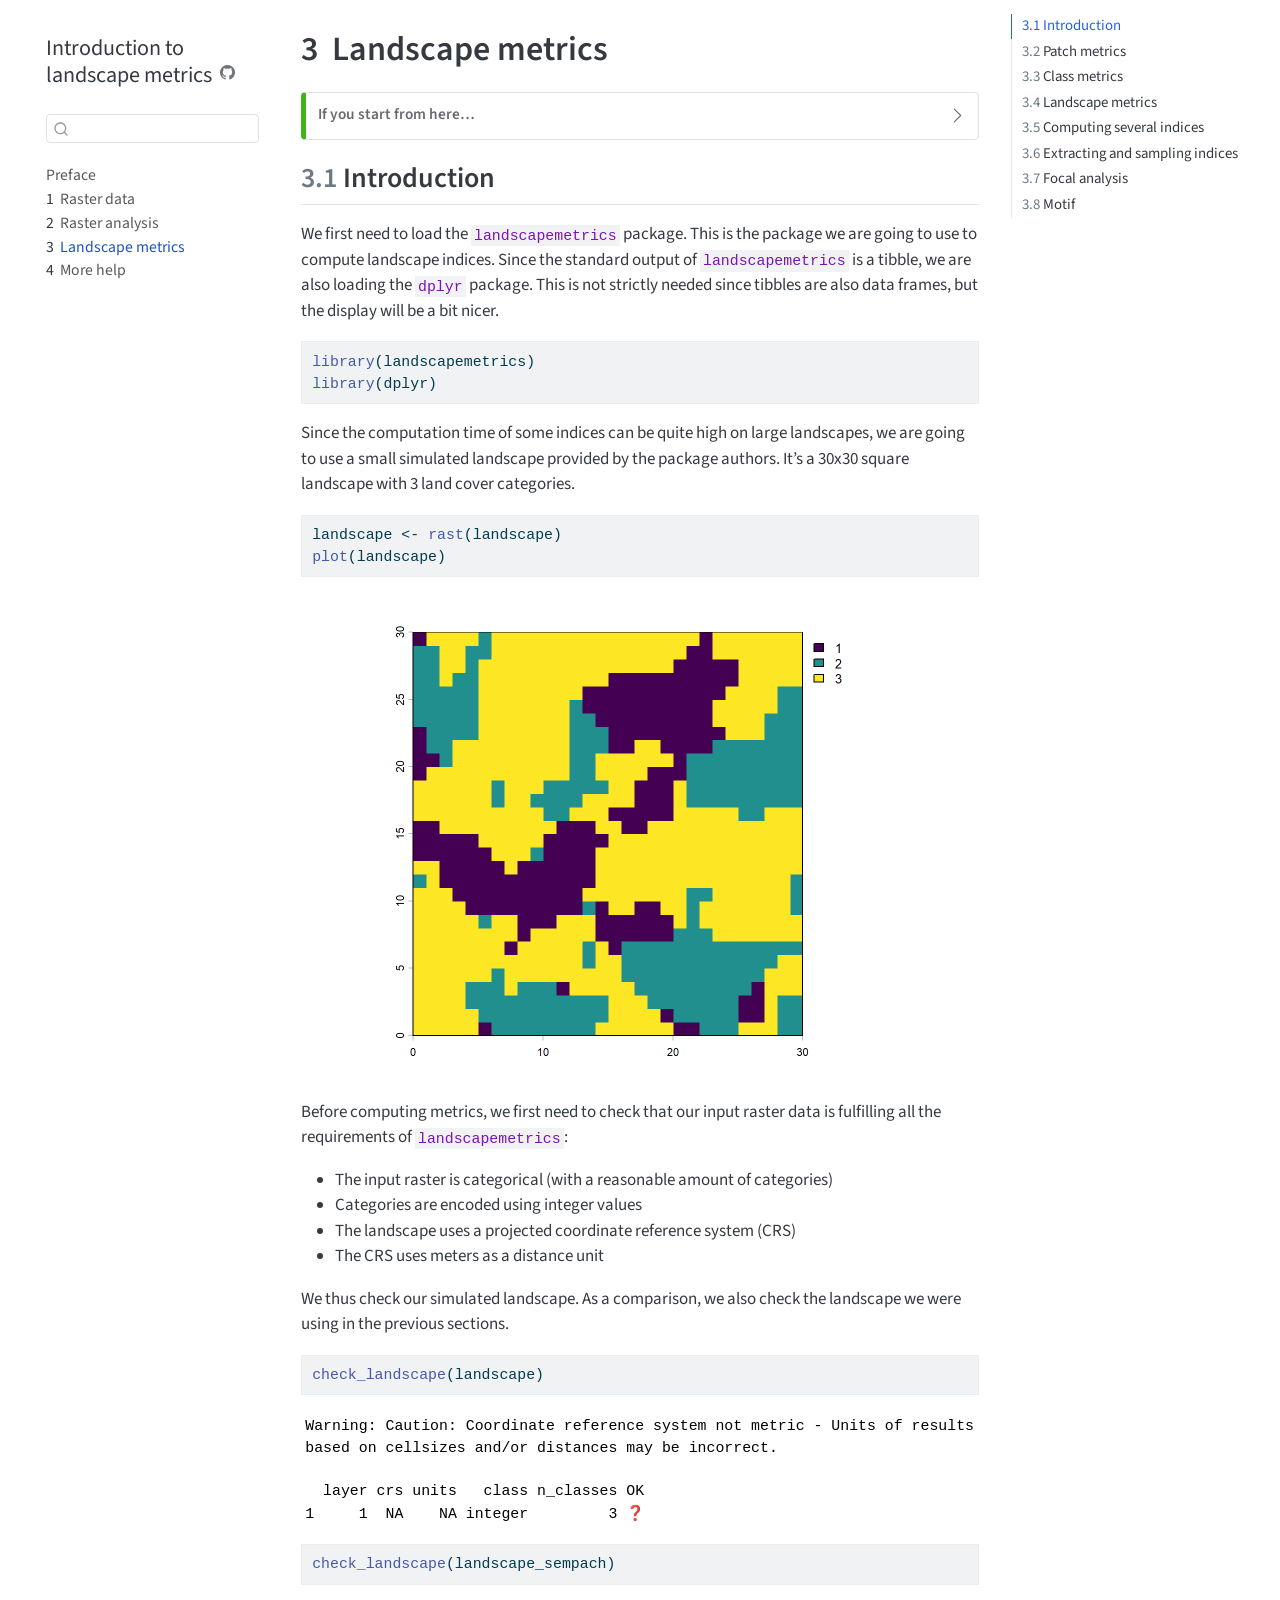
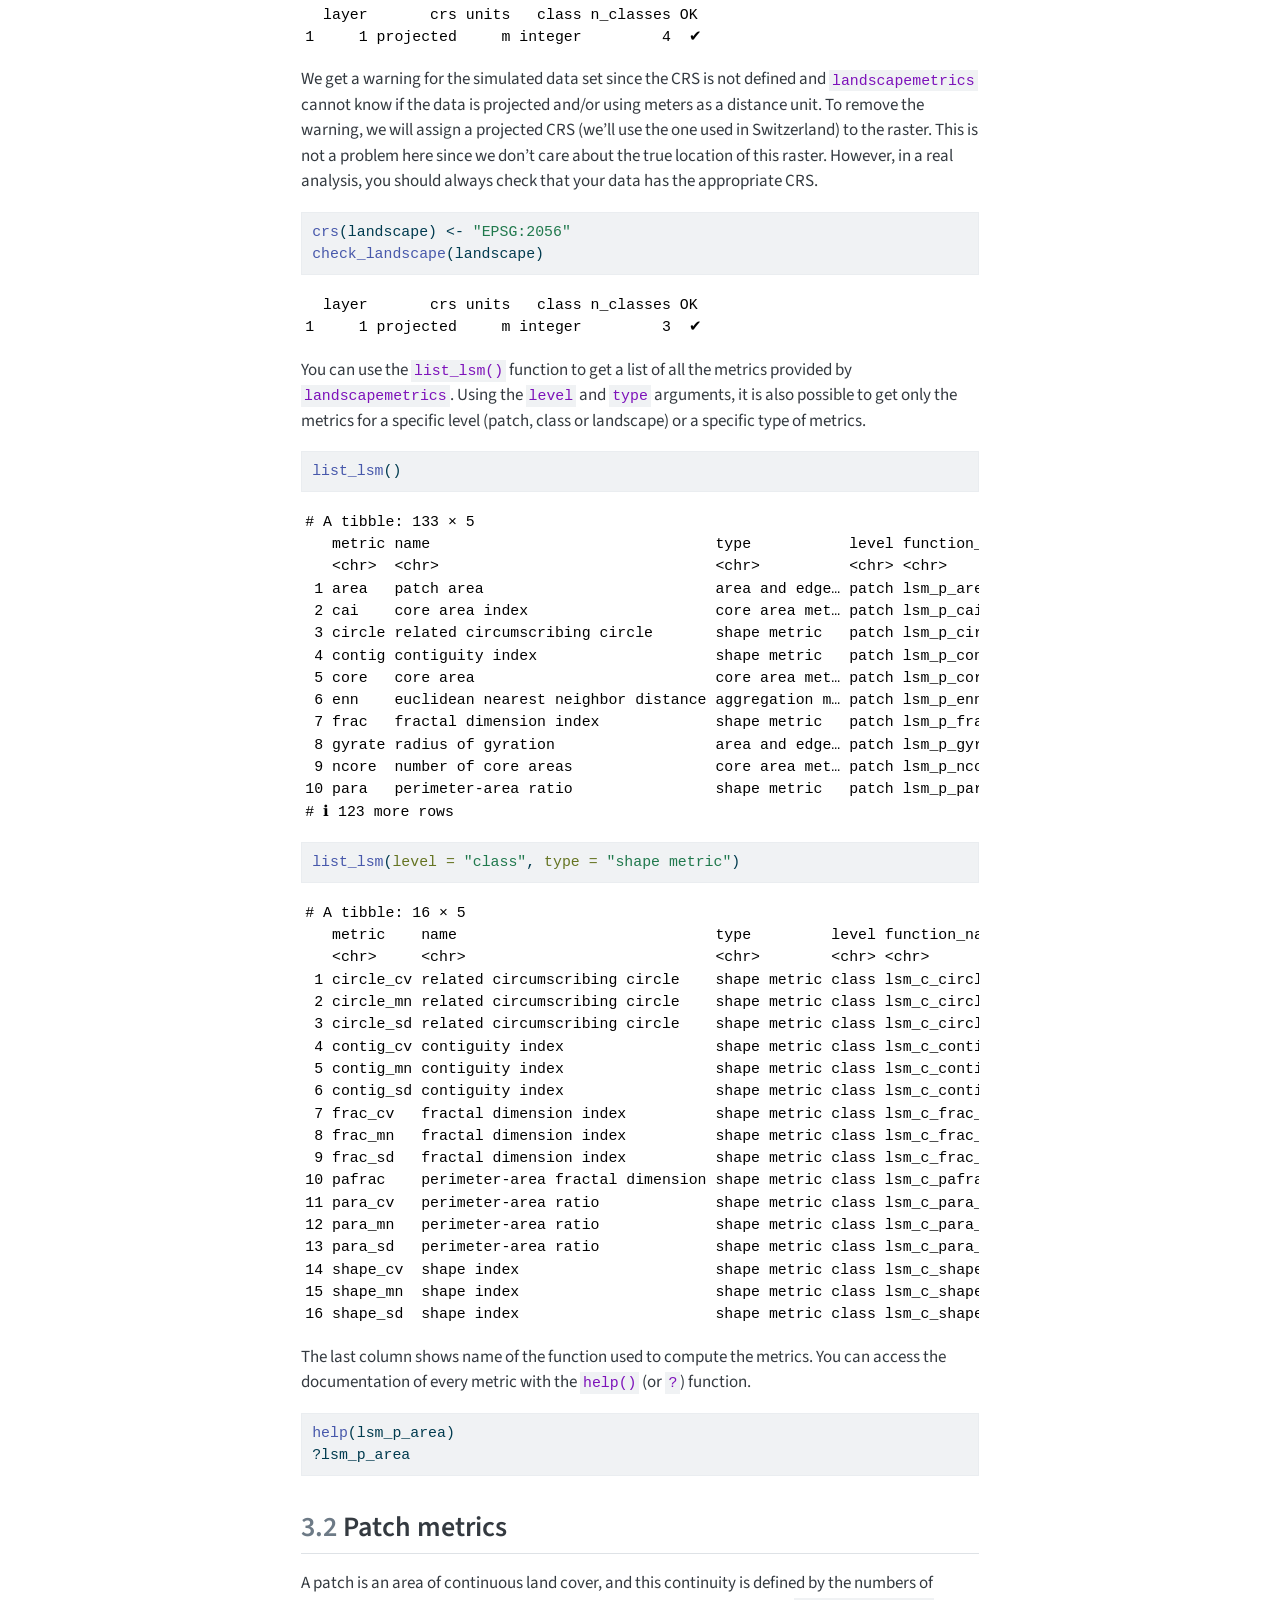
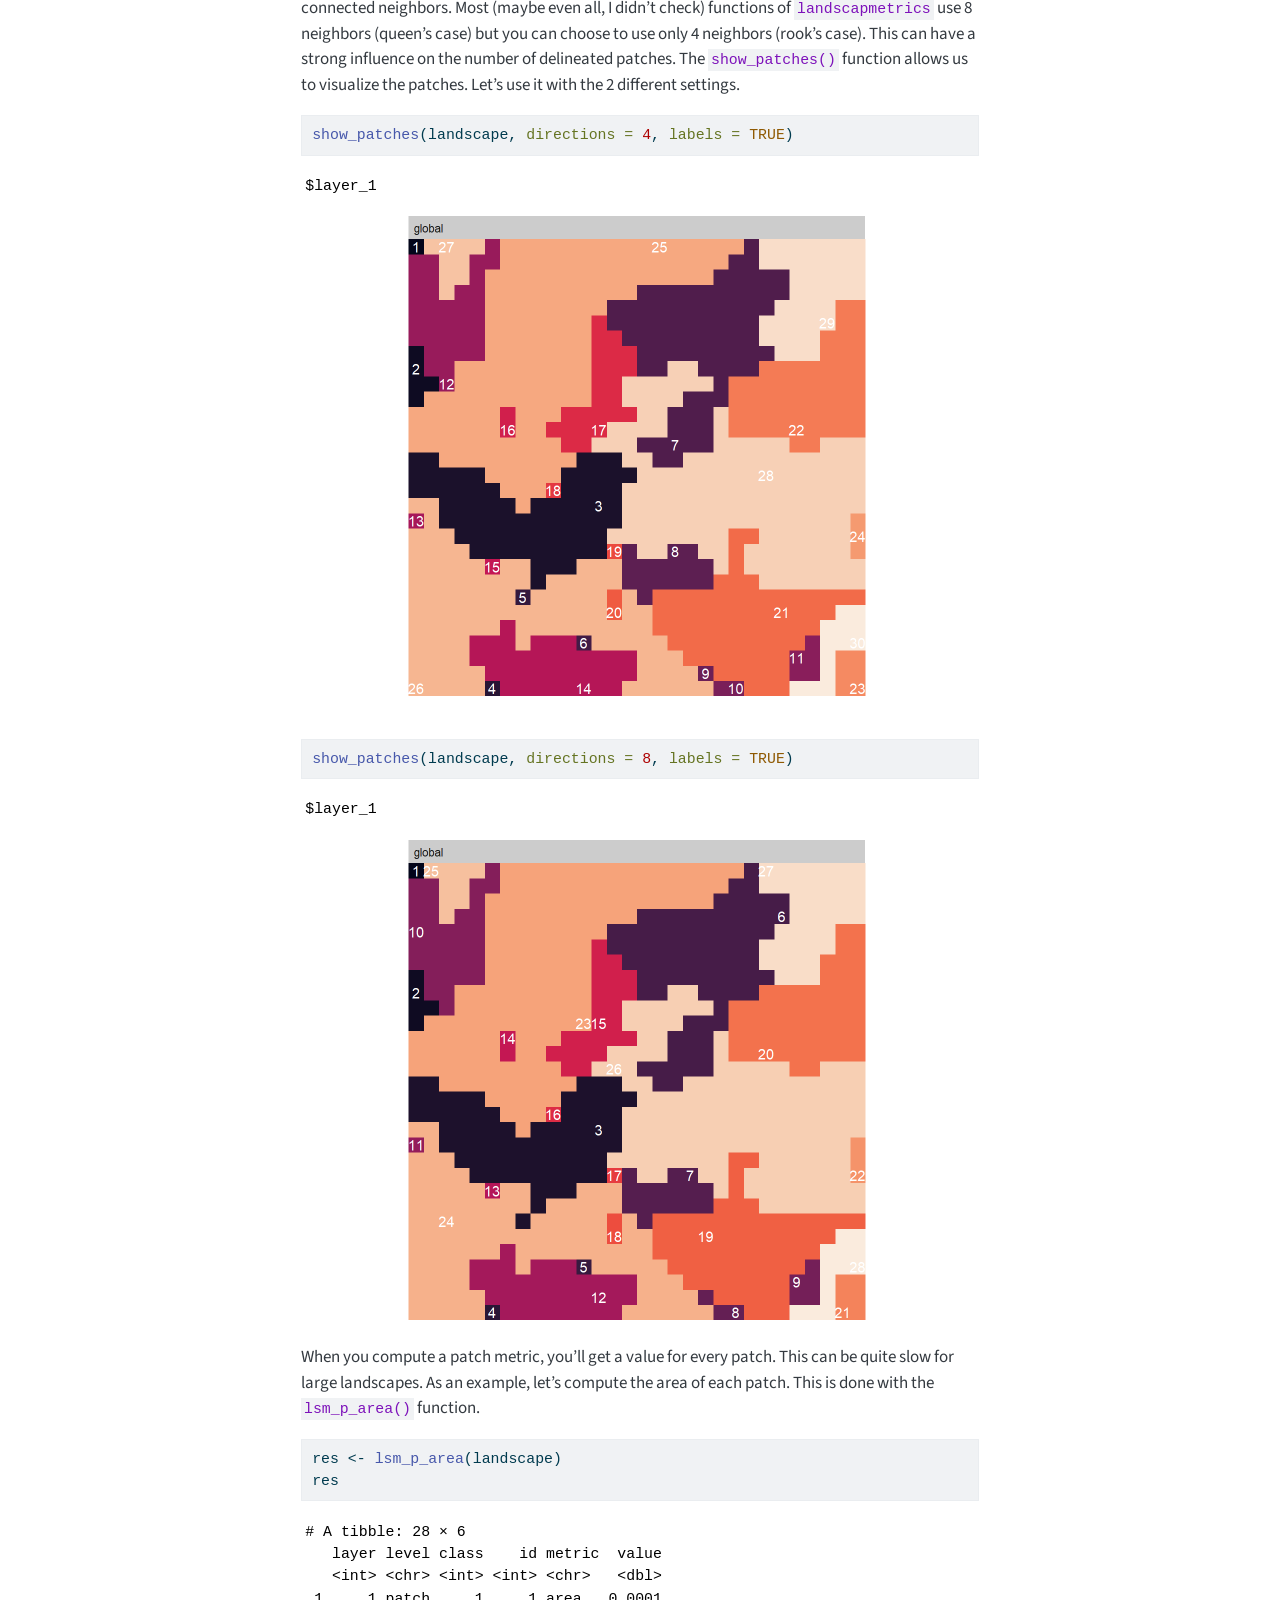
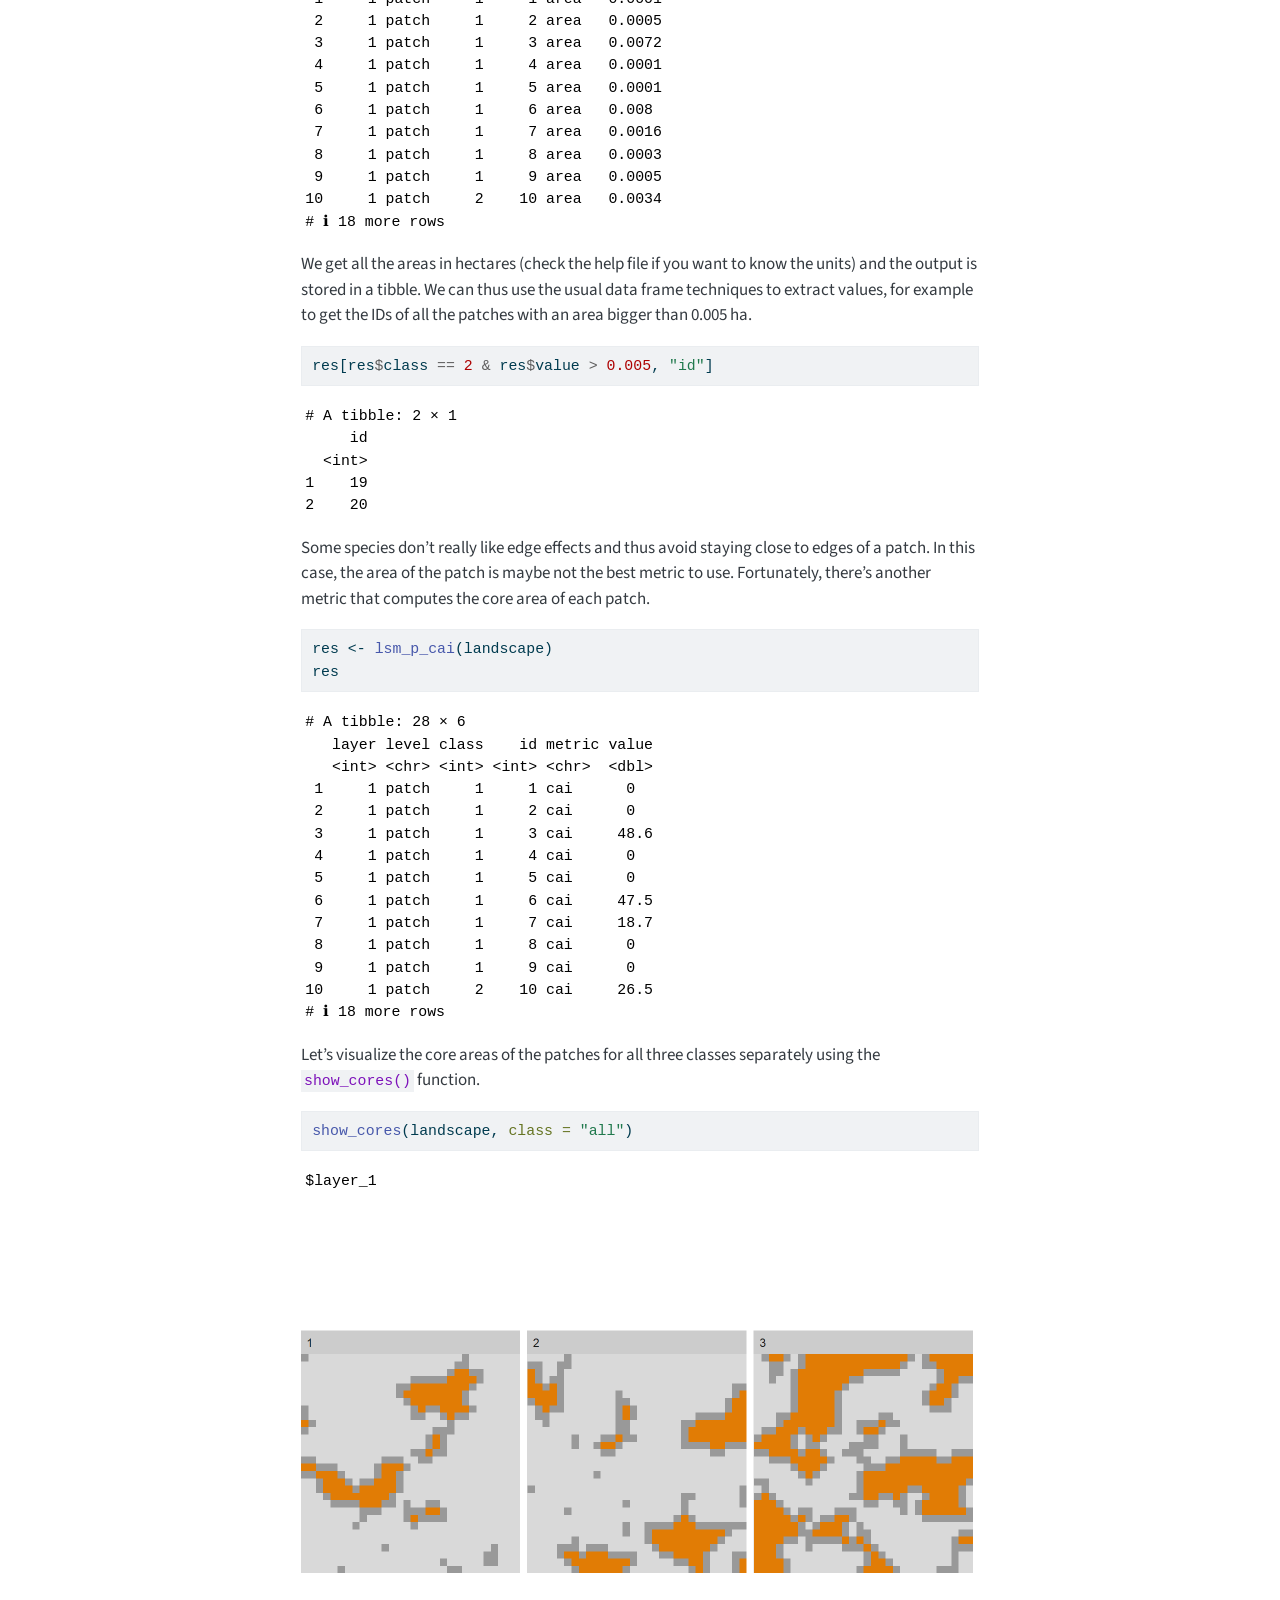
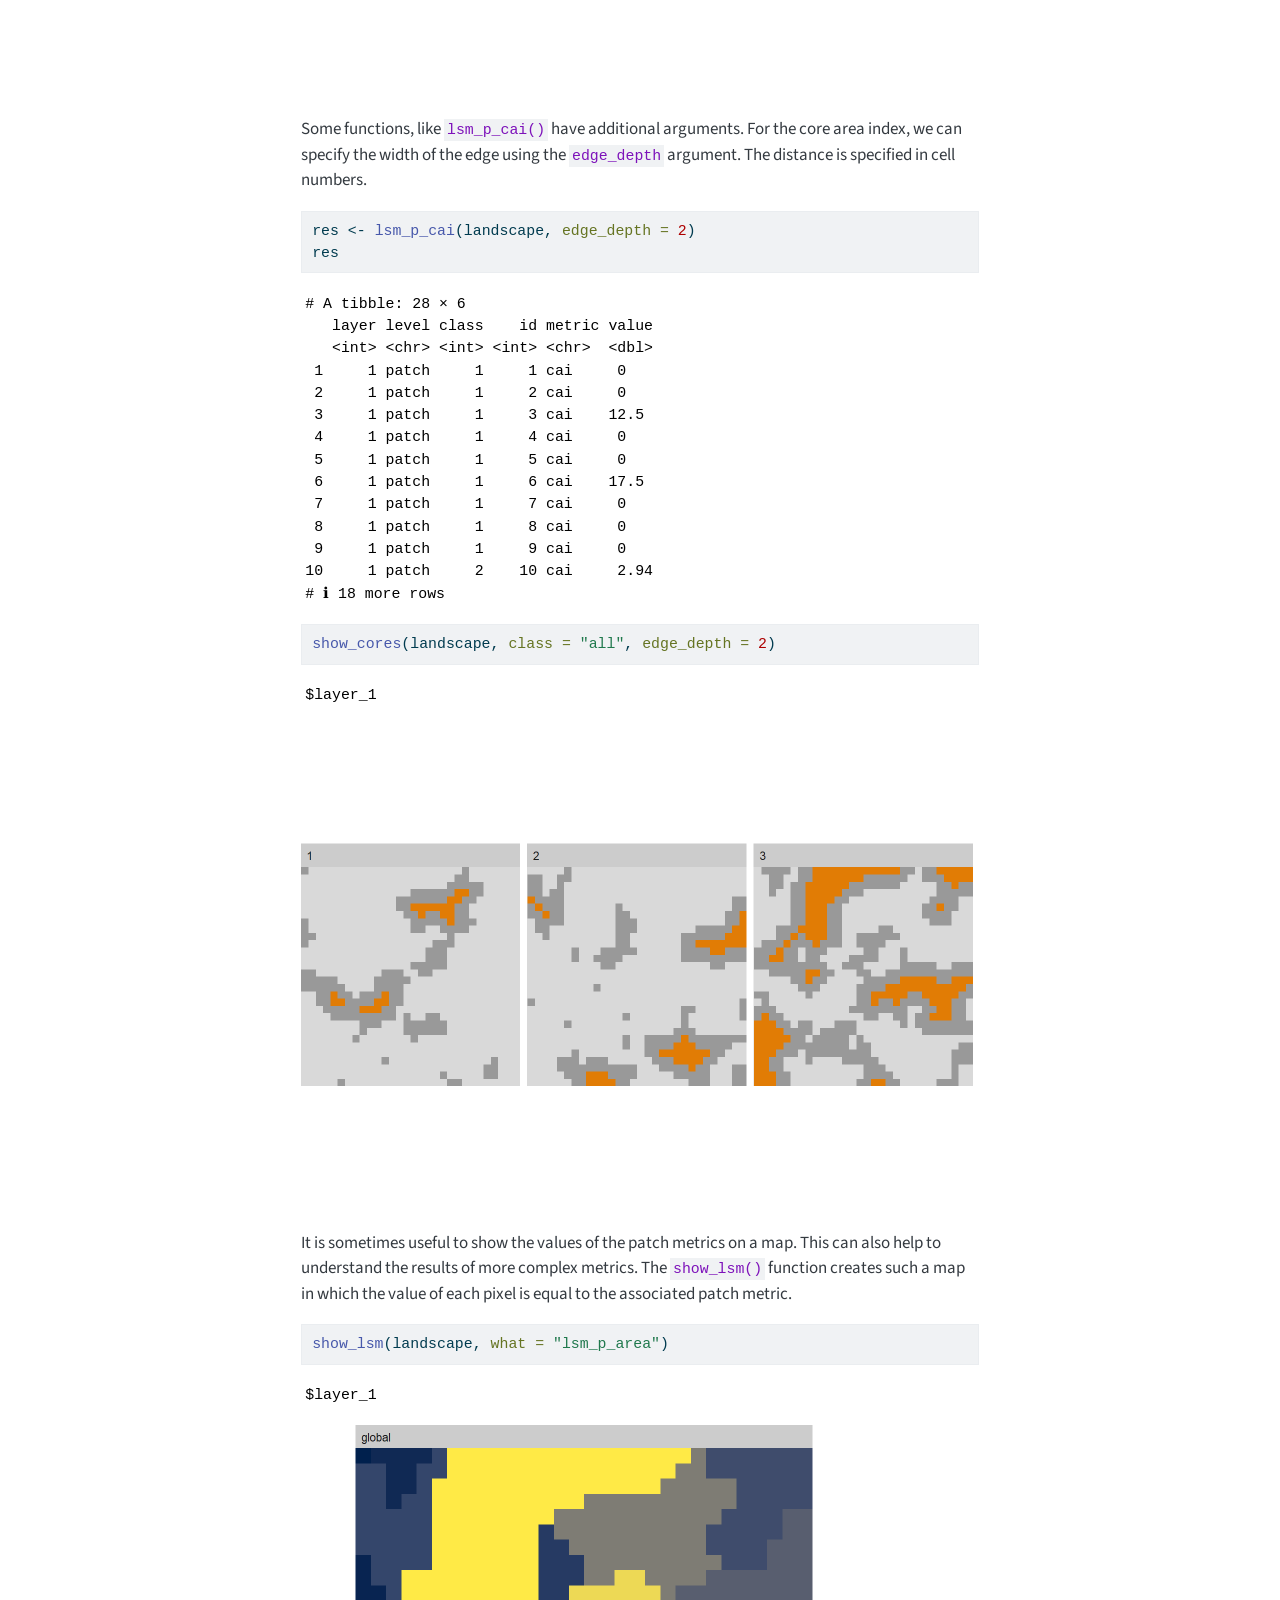
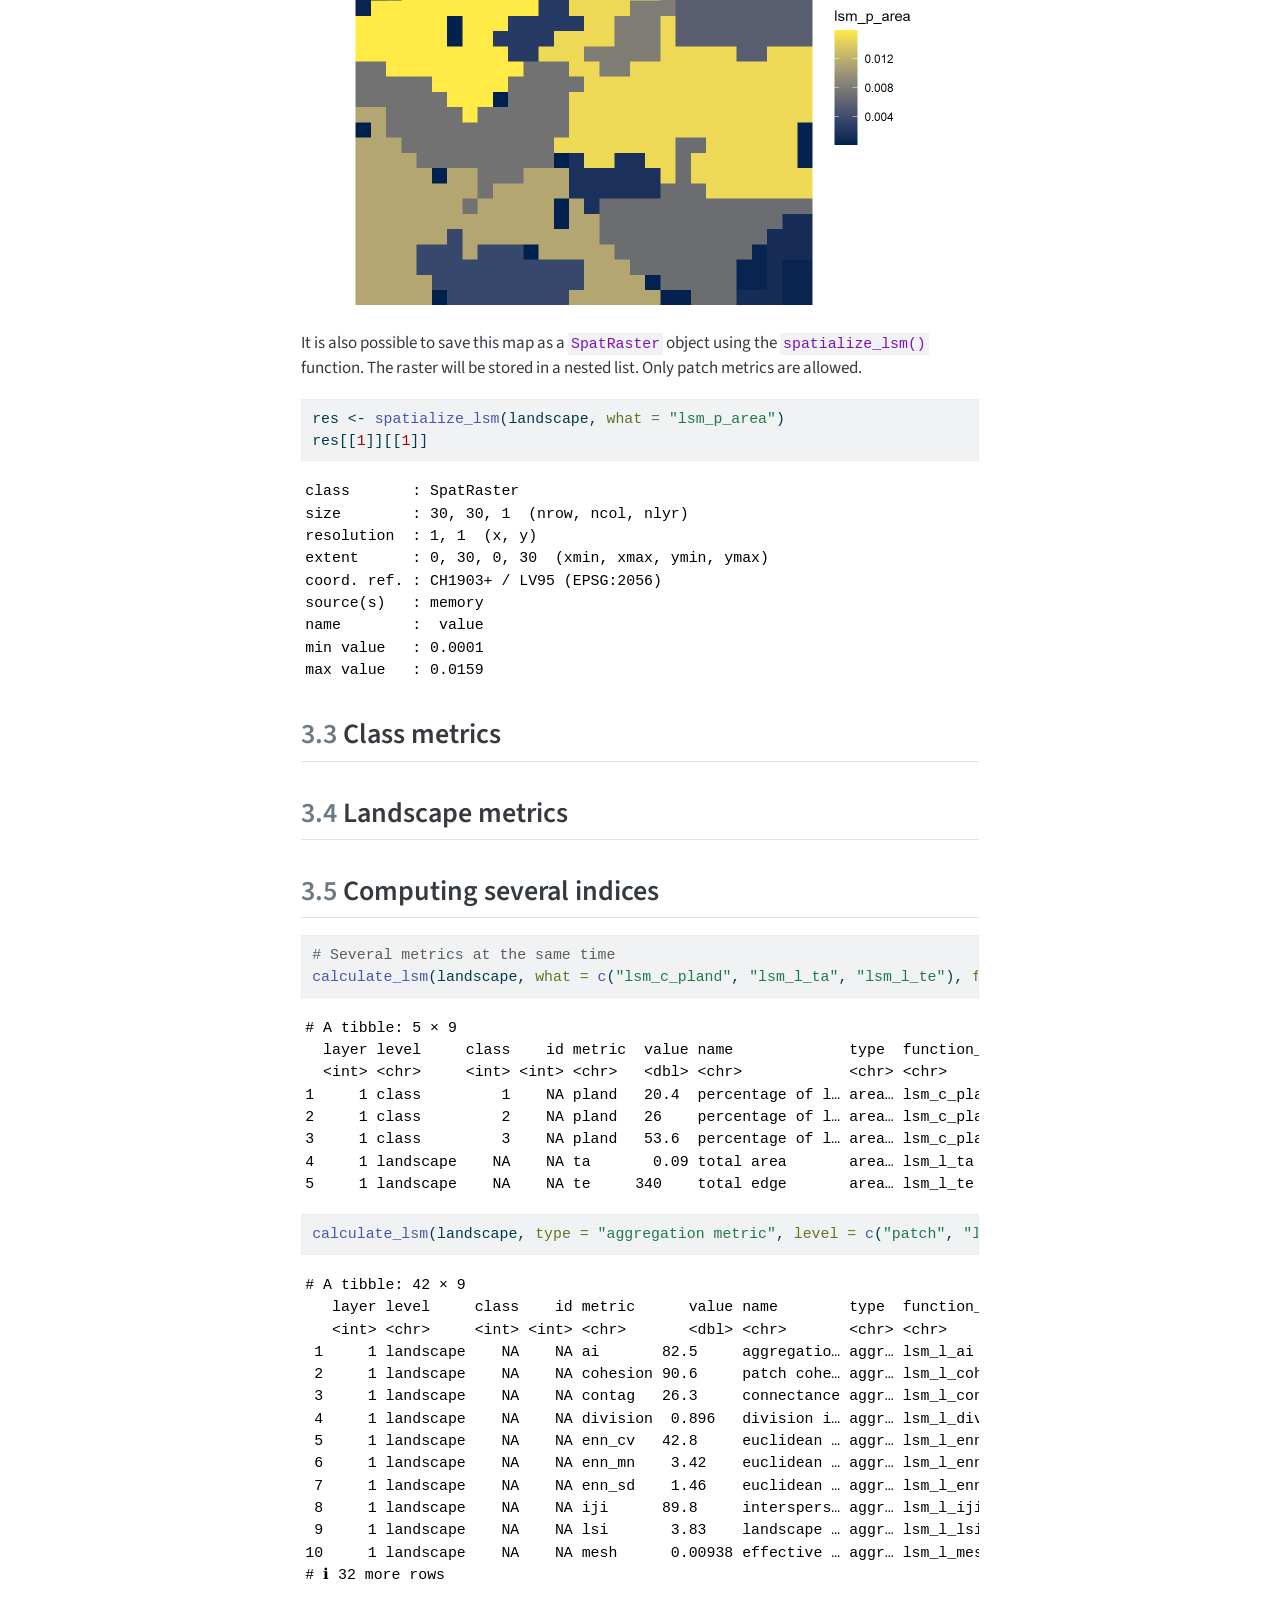
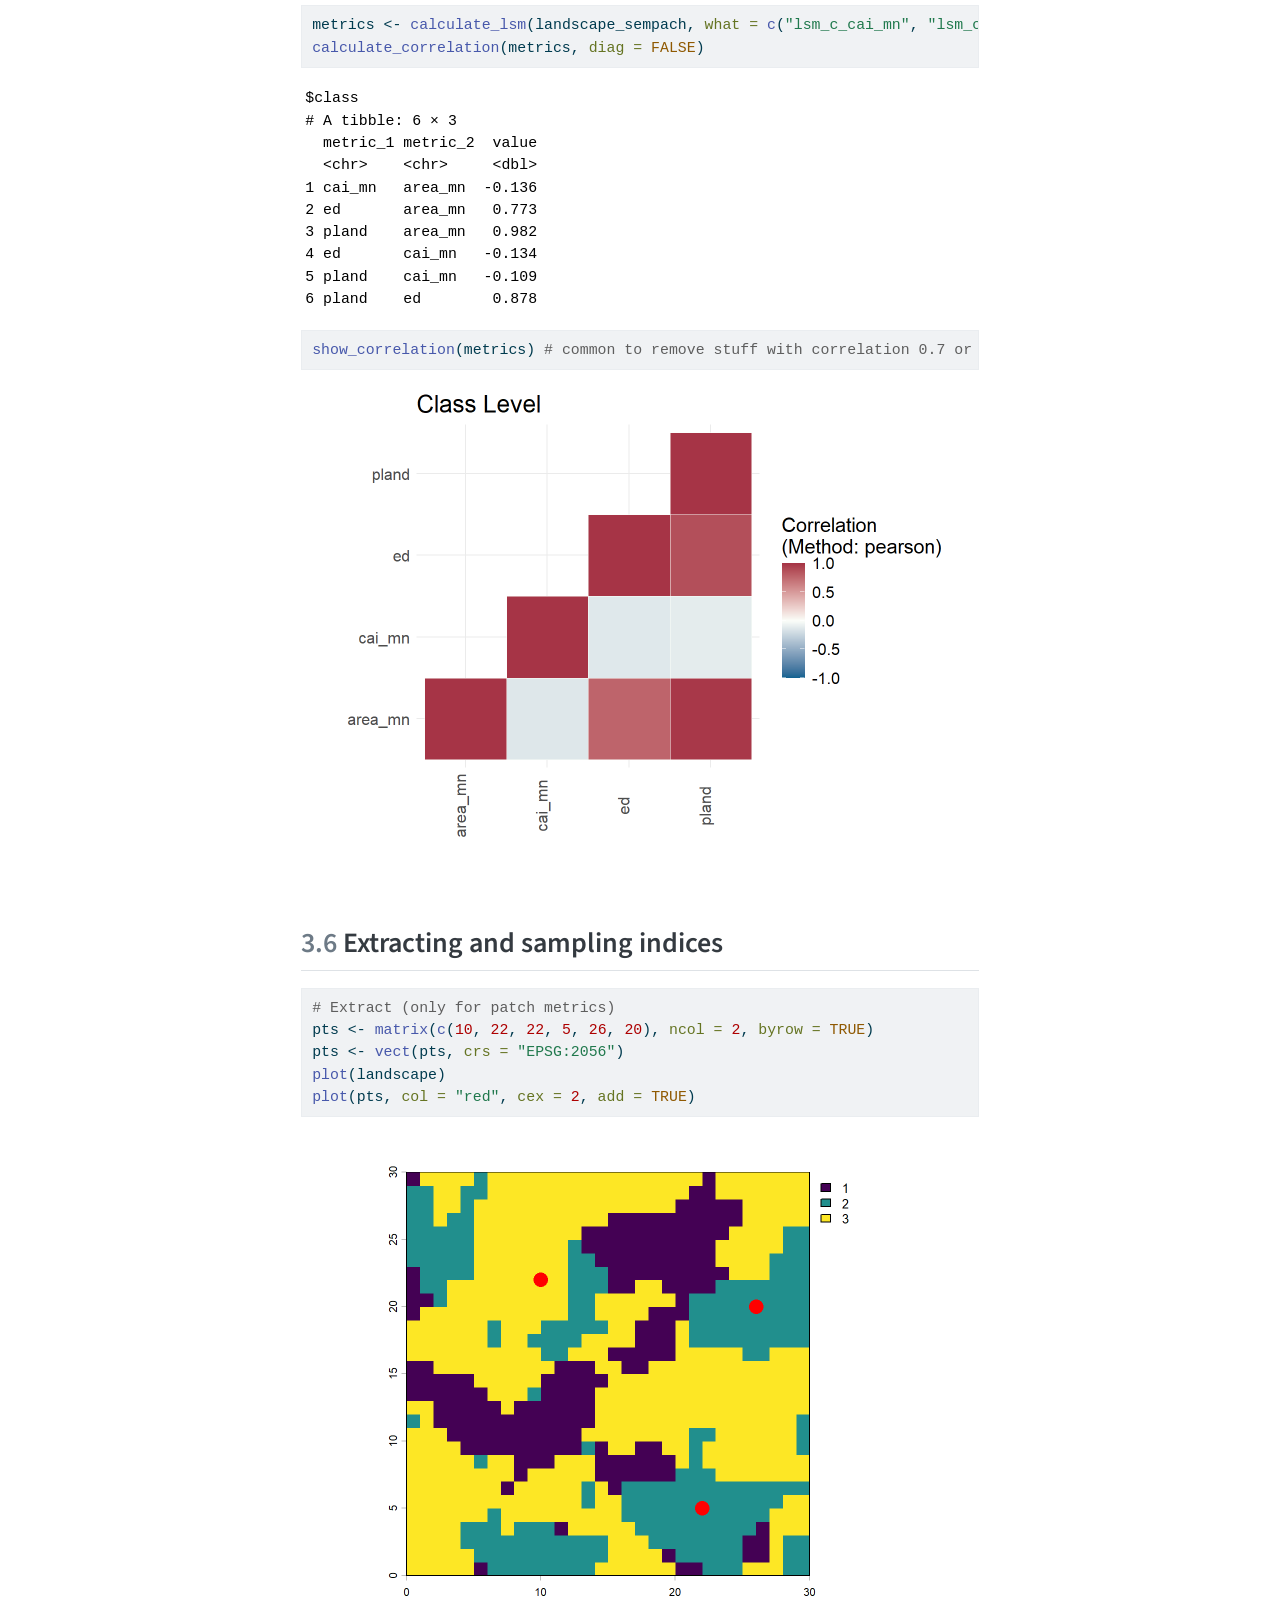
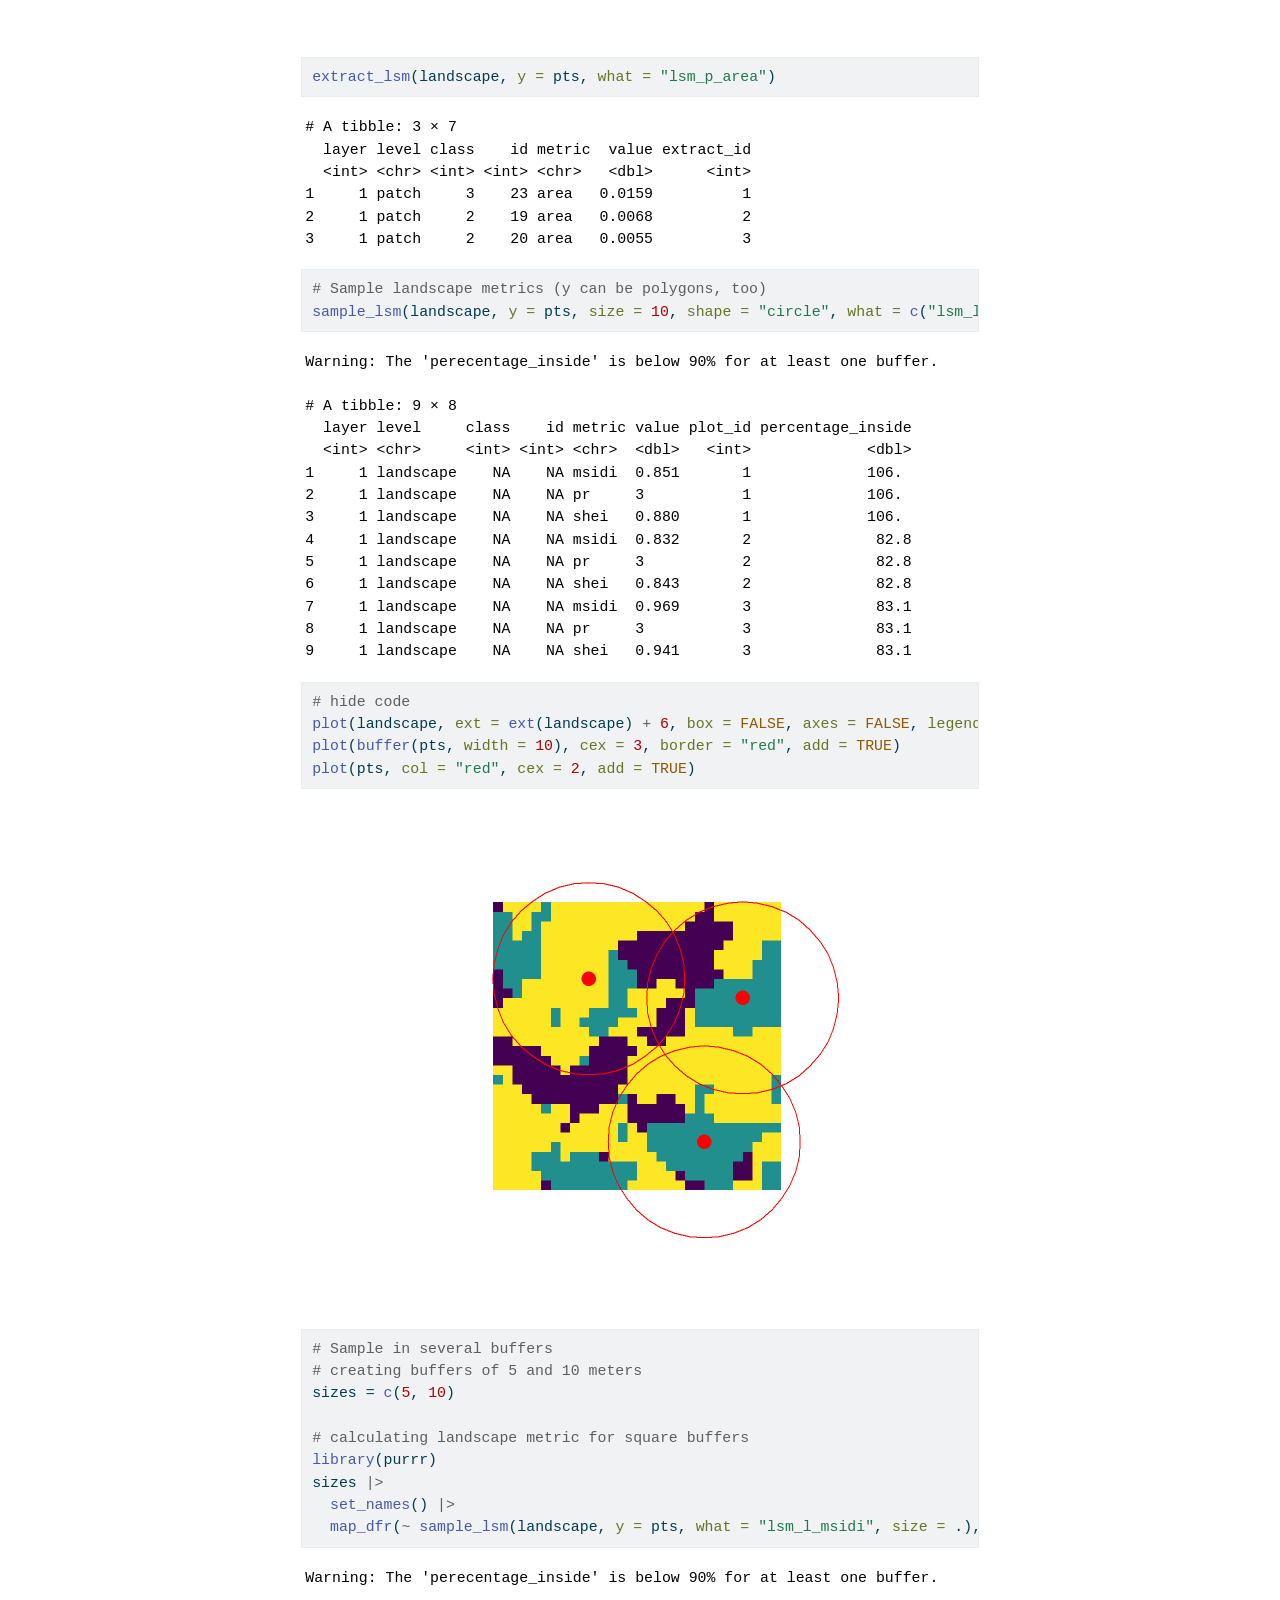
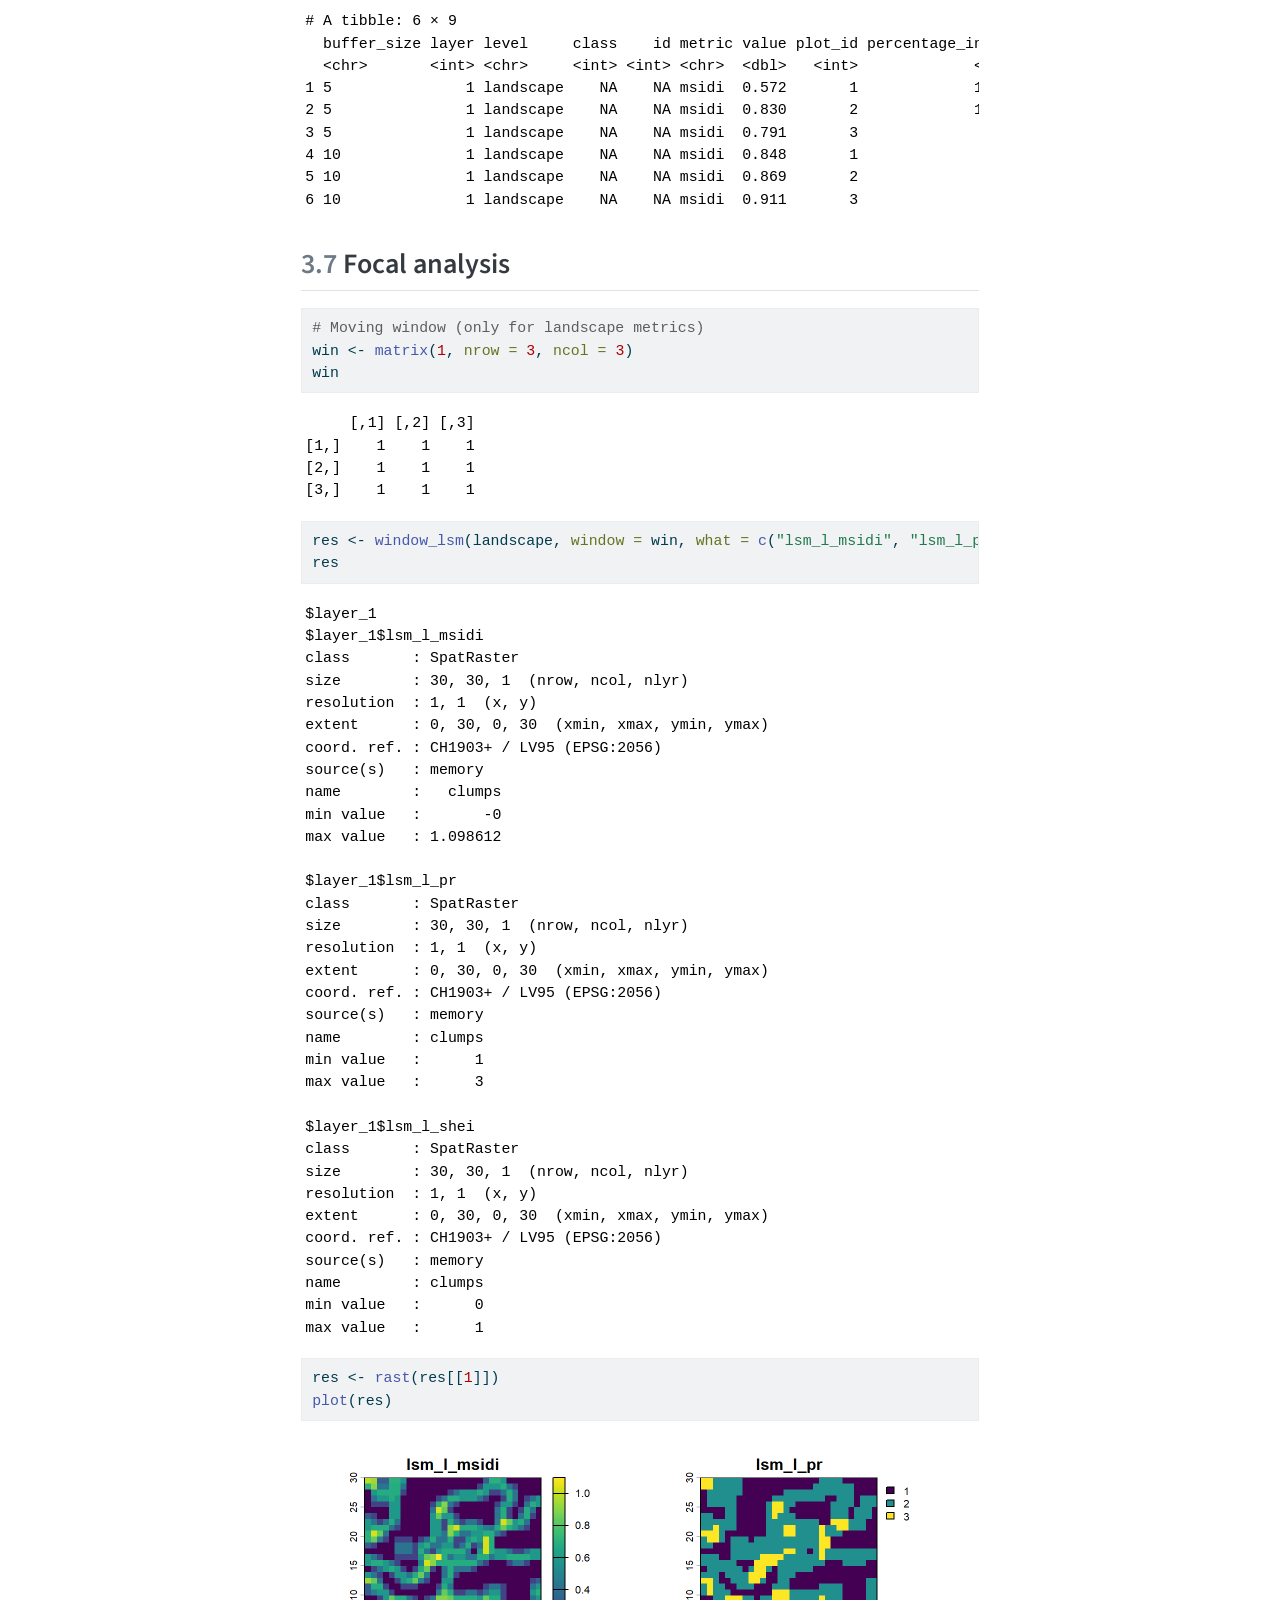
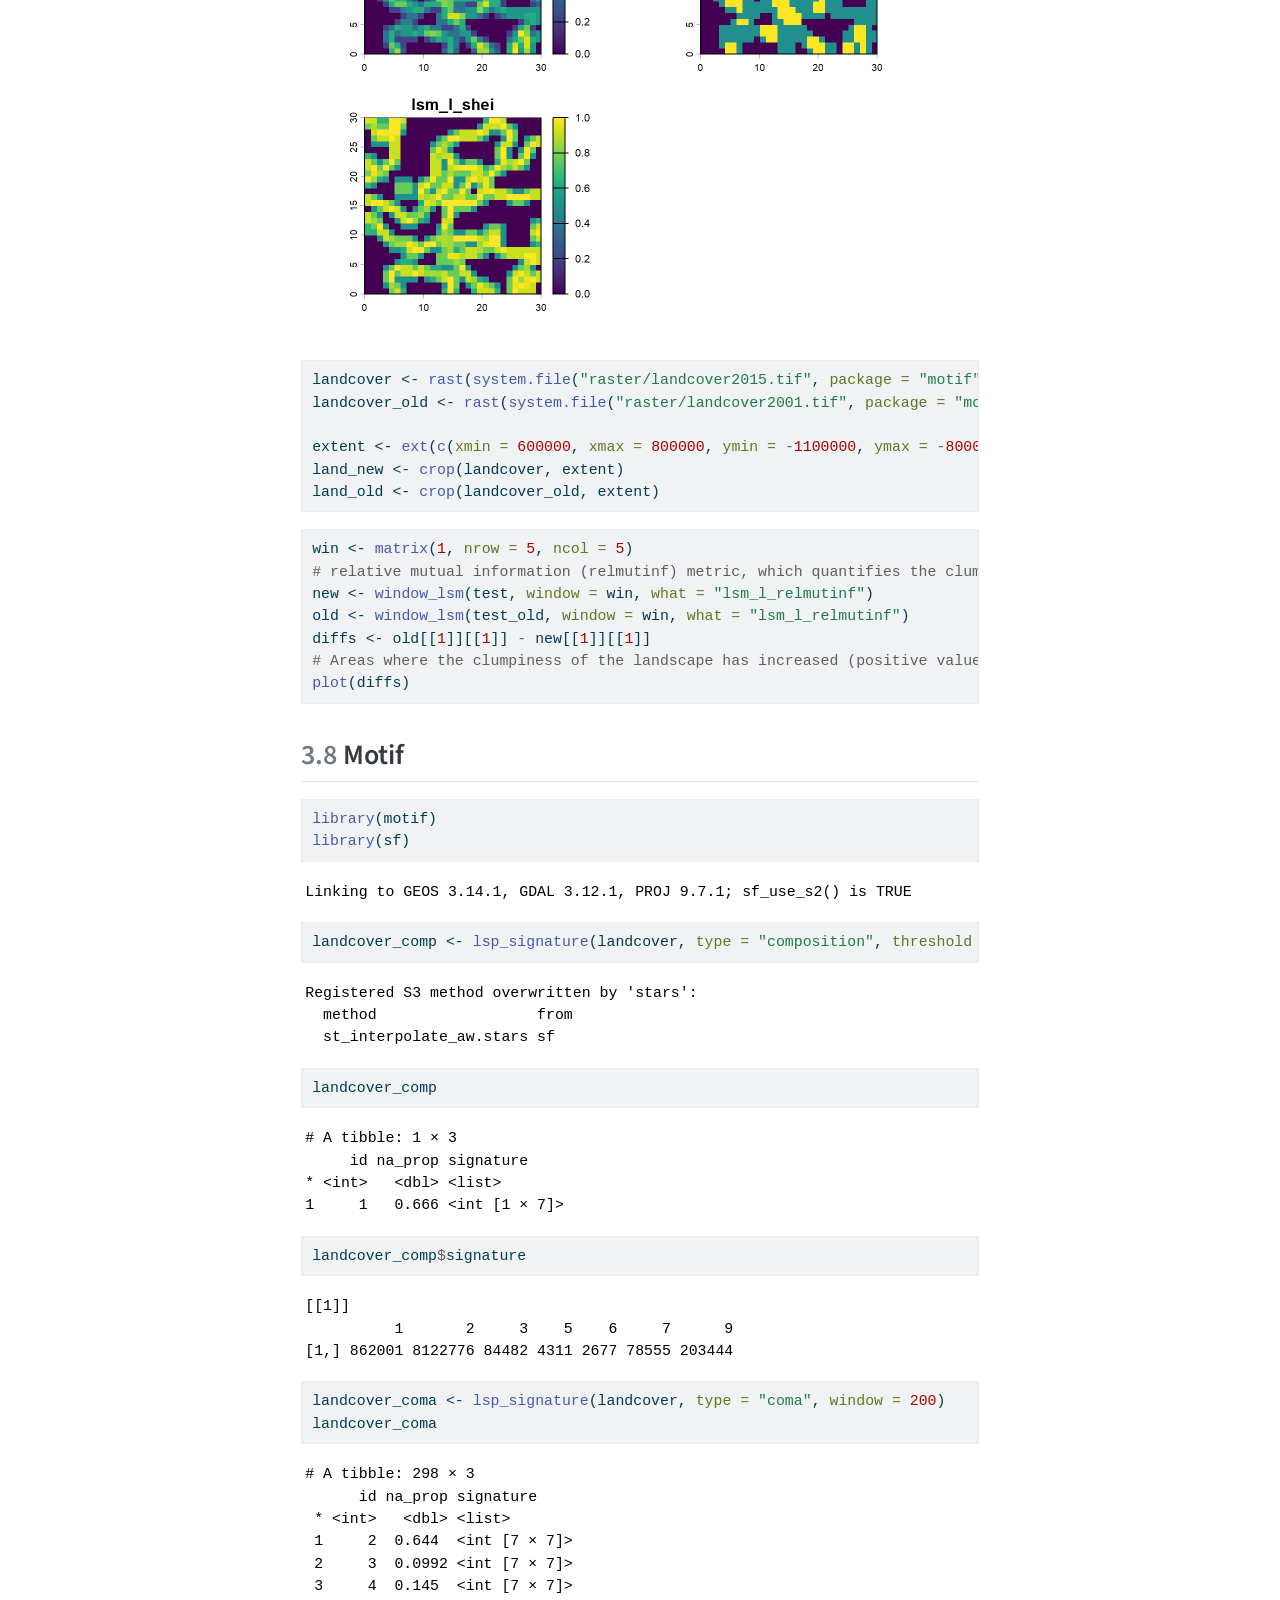
<file: landscape_metrics.html>
<!DOCTYPE html>
<html xmlns="http://www.w3.org/1999/xhtml" lang="en" xml:lang="en"><head>

<meta charset="utf-8">
<meta name="generator" content="quarto-1.10.19">

<meta name="viewport" content="width=device-width, initial-scale=1.0, user-scalable=yes">


<title>3&nbsp; Landscape metrics – Introduction to landscape metrics</title>
<style>
/* Default styles provided by pandoc.
** See https://pandoc.org/MANUAL.html#variables-for-html for config info.
*/
span.smallcaps{font-variant: small-caps;}
div.columns{display: flex; gap: 1.5em;}
div.column{flex: auto;}
@media screen {
div.columns{gap: min(4vw, 1.5em);}
div.column{overflow-x: auto;}
}
div.hanging-indent{margin-left: 1.5em; text-indent: -1.5em;}
ul.task-list{list-style: none;}
ul.task-list li input[type="checkbox"] {
  width: 0.8em;
  margin: 0 0.8em 0.2em -1em; /* quarto-specific, see https://github.com/quarto-dev/quarto-cli/issues/4556 */ 
  vertical-align: middle;
}
/* CSS for syntax highlighting */
html { -webkit-text-size-adjust: 100%; }
pre > code.sourceCode { white-space: pre; position: relative; }
pre > code.sourceCode > span { display: inline-block; line-height: 1.25; }
pre > code.sourceCode > span:empty { height: 1.2em; }
.sourceCode { overflow: visible; }
code.sourceCode > span { color: inherit; text-decoration: inherit; }
div.sourceCode { margin: 1em 0; }
pre.sourceCode { margin: 0; }
@media screen {
div.sourceCode { overflow: auto; }
}
@media print {
pre > code.sourceCode { white-space: pre-wrap; }
pre > code.sourceCode > span { text-indent: -5em; padding-left: 5em; }
}
pre.numberSource code
  { counter-reset: source-line 0; }
pre.numberSource code > span
  { position: relative; left: -4em; counter-increment: source-line; }
pre.numberSource code > span > a:first-child::before
  { content: counter(source-line);
    position: relative; left: -1em; text-align: right; vertical-align: baseline;
    border: none; display: inline-block;
    -webkit-touch-callout: none; -webkit-user-select: none;
    -khtml-user-select: none; -moz-user-select: none;
    -ms-user-select: none; user-select: none;
    padding: 0 4px; width: 4em;
  }
pre.numberSource { margin-left: 3em;  padding-left: 4px; }
div.sourceCode
  {   }
@media screen {
pre > code.sourceCode > span > a:first-child::before { text-decoration: underline; }
}
</style>


<script src="site_libs/quarto-nav/quarto-nav.js"></script>
<script src="site_libs/quarto-nav/headroom.min.js"></script>
<script src="site_libs/clipboard/clipboard.min.js"></script>
<script src="site_libs/quarto-search/autocomplete.umd.js"></script>
<script src="site_libs/quarto-search/fuse.min.js"></script>
<script src="site_libs/quarto-search/quarto-search.js"></script>
<meta name="quarto:offset" content="./">
<link href="./more_help.html" rel="next">
<link href="./raster_analysis.html" rel="prev">
<script src="site_libs/quarto-html/quarto.js" type="module"></script>
<script src="site_libs/quarto-html/tabsets/tabsets.js" type="module"></script>
<script src="site_libs/quarto-html/popper.min.js"></script>
<script src="site_libs/quarto-html/tippy.umd.min.js"></script>
<script src="site_libs/quarto-html/anchor.min.js"></script>
<link href="site_libs/quarto-html/tippy.css" rel="stylesheet">
<link href="site_libs/quarto-html/quarto-syntax-highlighting-bf27225e3a48a9273f3daa8f8e829971.css" rel="stylesheet" id="quarto-text-highlighting-styles">
<script src="site_libs/bootstrap/bootstrap.min.js"></script>
<link href="site_libs/bootstrap/bootstrap-icons.css" rel="stylesheet">
<link href="site_libs/bootstrap/bootstrap-3c0ba59859782e0dfc33fc63b8479282.min.css" rel="stylesheet" append-hash="true" id="quarto-bootstrap" data-mode="light">
<script id="quarto-search-options" type="application/json">{
  "location": "sidebar",
  "copy-button": false,
  "collapse-after": 3,
  "panel-placement": "start",
  "type": "textbox",
  "limit": 50,
  "keyboard-shortcut": [
    "f",
    "/",
    "s"
  ],
  "show-item-context": false,
  "language": {
    "search-no-results-text": "No results",
    "search-matching-documents-text": "matching documents",
    "search-copy-link-title": "Copy link to search",
    "search-hide-matches-text": "Hide additional matches",
    "search-more-match-text": "more match in this document",
    "search-more-matches-text": "more matches in this document",
    "search-clear-button-title": "Clear",
    "search-text-placeholder": "",
    "search-detached-cancel-button-title": "Cancel",
    "search-submit-button-title": "Submit",
    "search-label": "Search"
  }
}</script>


<link rel="stylesheet" href="styles.css">
</head>

<body class="nav-sidebar floating quarto-light">

<div id="quarto-search-results"></div>
  <header id="quarto-header" class="headroom fixed-top">
  <nav class="quarto-secondary-nav">
    <div class="container-fluid d-flex">
      <button type="button" class="quarto-btn-toggle btn" data-bs-toggle="collapse" role="button" data-bs-target=".quarto-sidebar-collapse-item" aria-controls="quarto-sidebar" aria-expanded="false" aria-label="Toggle sidebar navigation" onclick="if (window.quartoToggleHeadroom) { window.quartoToggleHeadroom(); }">
        <i class="bi bi-layout-text-sidebar-reverse"></i>
      </button>
        <nav class="quarto-page-breadcrumbs" aria-label="breadcrumb"><ol class="breadcrumb"><li class="breadcrumb-item"><a href="./landscape_metrics.html"><span class="chapter-number">3</span>&nbsp; <span class="chapter-title">Landscape metrics</span></a></li></ol></nav>
        <a class="flex-grow-1" role="navigation" data-bs-toggle="collapse" data-bs-target=".quarto-sidebar-collapse-item" aria-controls="quarto-sidebar" aria-expanded="false" aria-label="Toggle sidebar navigation" onclick="if (window.quartoToggleHeadroom) { window.quartoToggleHeadroom(); }">      
        </a>
      <button type="button" class="btn quarto-search-button" aria-label="Search" onclick="window.quartoOpenSearch();">
        <i class="bi bi-search"></i>
      </button>
    </div>
  </nav>
</header>
<!-- content -->
<div id="quarto-content" class="quarto-container page-columns page-rows-contents page-layout-article">
<!-- sidebar -->
  <nav id="quarto-sidebar" class="sidebar collapse collapse-horizontal quarto-sidebar-collapse-item sidebar-navigation floating overflow-auto">
    <div class="pt-lg-2 mt-2 text-left sidebar-header">
    <div class="sidebar-title mb-0 py-0">
      <a href="./">Introduction to landscape metrics</a> 
        <div class="sidebar-tools-main">
    <a href="https://github.com/jguelat/landscape-r" title="" class="quarto-navigation-tool px-1" aria-label=""><i class="bi bi-github"></i></a>
</div>
    </div>
      </div>
        <div class="mt-2 flex-shrink-0 align-items-center">
        <div class="sidebar-search">
        <div id="quarto-search" class="" title="Search"></div>
        </div>
        </div>
    <div class="sidebar-menu-container"> 
    <ul class="list-unstyled mt-1">
        <li class="sidebar-item">
  <div class="sidebar-item-container"> 
  <a href="./index.html" class="sidebar-item-text sidebar-link">
 <span class="menu-text">Preface</span></a>
  </div>
</li>
        <li class="sidebar-item">
  <div class="sidebar-item-container"> 
  <a href="./raster_intro.html" class="sidebar-item-text sidebar-link">
 <span class="menu-text"><span class="chapter-number">1</span>&nbsp; <span class="chapter-title">Raster data</span></span></a>
  </div>
</li>
        <li class="sidebar-item">
  <div class="sidebar-item-container"> 
  <a href="./raster_analysis.html" class="sidebar-item-text sidebar-link">
 <span class="menu-text"><span class="chapter-number">2</span>&nbsp; <span class="chapter-title">Raster analysis</span></span></a>
  </div>
</li>
        <li class="sidebar-item">
  <div class="sidebar-item-container"> 
  <a href="./landscape_metrics.html" class="sidebar-item-text sidebar-link active">
 <span class="menu-text"><span class="chapter-number">3</span>&nbsp; <span class="chapter-title">Landscape metrics</span></span></a>
  </div>
</li>
        <li class="sidebar-item">
  <div class="sidebar-item-container"> 
  <a href="./more_help.html" class="sidebar-item-text sidebar-link">
 <span class="menu-text"><span class="chapter-number">4</span>&nbsp; <span class="chapter-title">More help</span></span></a>
  </div>
</li>
    </ul>
    </div>
</nav>
<div id="quarto-sidebar-glass" class="quarto-sidebar-collapse-item" data-bs-toggle="collapse" data-bs-target=".quarto-sidebar-collapse-item"></div>
<!-- margin-sidebar -->
    <div id="quarto-margin-sidebar" class="sidebar margin-sidebar">
        <nav id="TOC" role="doc-toc" class="toc-active">
   
  <ul>
  <li><a href="#introduction" id="toc-introduction" class="nav-link active" data-scroll-target="#introduction"><span class="header-section-number">3.1</span> Introduction</a></li>
  <li><a href="#patch-metrics" id="toc-patch-metrics" class="nav-link" data-scroll-target="#patch-metrics"><span class="header-section-number">3.2</span> Patch metrics</a></li>
  <li><a href="#class-metrics" id="toc-class-metrics" class="nav-link" data-scroll-target="#class-metrics"><span class="header-section-number">3.3</span> Class metrics</a></li>
  <li><a href="#landscape-metrics" id="toc-landscape-metrics" class="nav-link" data-scroll-target="#landscape-metrics"><span class="header-section-number">3.4</span> Landscape metrics</a></li>
  <li><a href="#computing-several-indices" id="toc-computing-several-indices" class="nav-link" data-scroll-target="#computing-several-indices"><span class="header-section-number">3.5</span> Computing several indices</a></li>
  <li><a href="#extracting-and-sampling-indices" id="toc-extracting-and-sampling-indices" class="nav-link" data-scroll-target="#extracting-and-sampling-indices"><span class="header-section-number">3.6</span> Extracting and sampling indices</a></li>
  <li><a href="#focal-analysis" id="toc-focal-analysis" class="nav-link" data-scroll-target="#focal-analysis"><span class="header-section-number">3.7</span> Focal analysis</a></li>
  <li><a href="#motif" id="toc-motif" class="nav-link" data-scroll-target="#motif"><span class="header-section-number">3.8</span> Motif</a></li>
  </ul>
</nav>
    </div>
<!-- main -->
<main class="content" id="quarto-document-content">

<header id="title-block-header" class="quarto-title-block default">
<div class="quarto-title">
<h1 class="title"><span class="chapter-number">3</span>&nbsp; <span class="chapter-title">Landscape metrics</span></h1>
</div>



<div class="quarto-title-meta">

    
  
    
  </div>
  


</header>


<div class="callout callout-style-simple callout-tip no-icon callout-titled" title="If you start from here...">
<div class="callout-header d-flex align-content-center collapsed" data-bs-toggle="collapse" data-bs-target=".callout-1-contents" aria-controls="callout-1" aria-expanded="false" aria-label="Toggle callout">
<div class="callout-icon-container">
<i class="callout-icon no-icon"></i>
</div>
<div class="callout-title-container flex-fill">
<span class="screen-reader-only">Tip</span>If you start from here…
</div>
<div class="callout-btn-toggle d-inline-block border-0 py-1 ps-1 pe-0 float-end"><i class="callout-toggle"></i></div>
</div>
<div id="callout-1" class="callout-1-contents callout-collapse collapse">
<div class="callout-body-container callout-body">
<p>Run the following code to load and create everything you’ll need to run the examples in this section.</p>
<div class="cell">
<div class="code-copy-outer-scaffold"><div class="sourceCode cell-code" id="cb1"><pre class="sourceCode r code-with-copy"><code class="sourceCode r"><span id="cb1-1"><a href="#cb1-1" aria-hidden="true" tabindex="-1"></a><span class="fu">library</span>(terra)</span>
<span id="cb1-2"><a href="#cb1-2" aria-hidden="true" tabindex="-1"></a>landscape_sempach <span class="ot">&lt;-</span> <span class="fu">rast</span>(<span class="st">"data/landcover_4.tif"</span>)</span>
<span id="cb1-3"><a href="#cb1-3" aria-hidden="true" tabindex="-1"></a>df_levels <span class="ot">&lt;-</span> <span class="fu">data.frame</span>(<span class="at">id =</span> <span class="dv">1</span><span class="sc">:</span><span class="dv">4</span>, <span class="at">cover =</span> <span class="fu">c</span>(<span class="st">"settlement"</span>, <span class="st">"agriculture"</span>, <span class="st">"forest"</span>, <span class="st">"unproductive"</span>))</span>
<span id="cb1-4"><a href="#cb1-4" aria-hidden="true" tabindex="-1"></a><span class="fu">levels</span>(landscape_sempach) <span class="ot">&lt;-</span> df_levels</span></code></pre></div><button title="Copy to Clipboard" class="code-copy-button"><i class="bi"></i></button></div>
</div>
</div>
</div>
</div>
<section id="introduction" class="level2" data-number="3.1">
<h2 data-number="3.1" class="anchored" data-anchor-id="introduction"><span class="header-section-number">3.1</span> Introduction</h2>
<p>We first need to load the <code>landscapemetrics</code> package. This is the package we are going to use to compute landscape indices. Since the standard output of <code>landscapemetrics</code> is a tibble, we are also loading the <code>dplyr</code> package. This is not strictly needed since tibbles are also data frames, but the display will be a bit nicer.</p>
<div class="cell">
<div class="code-copy-outer-scaffold"><div class="sourceCode cell-code" id="cb2"><pre class="sourceCode r code-with-copy"><code class="sourceCode r"><span id="cb2-1"><a href="#cb2-1" aria-hidden="true" tabindex="-1"></a><span class="fu">library</span>(landscapemetrics)</span>
<span id="cb2-2"><a href="#cb2-2" aria-hidden="true" tabindex="-1"></a><span class="fu">library</span>(dplyr)</span></code></pre></div><button title="Copy to Clipboard" class="code-copy-button"><i class="bi"></i></button></div>
</div>
<p>Since the computation time of some indices can be quite high on large landscapes, we are going to use a small simulated landscape provided by the package authors. It’s a 30x30 square landscape with 3 land cover categories.</p>
<div class="cell">
<div class="code-copy-outer-scaffold"><div class="sourceCode cell-code" id="cb3"><pre class="sourceCode r code-with-copy"><code class="sourceCode r"><span id="cb3-1"><a href="#cb3-1" aria-hidden="true" tabindex="-1"></a>landscape <span class="ot">&lt;-</span> <span class="fu">rast</span>(landscape)</span>
<span id="cb3-2"><a href="#cb3-2" aria-hidden="true" tabindex="-1"></a><span class="fu">plot</span>(landscape)</span></code></pre></div><button title="Copy to Clipboard" class="code-copy-button"><i class="bi"></i></button></div>
<div class="cell-output-display">
<div>
<figure class="figure">
<p><img src="landscape_metrics_files/figure-html/unnamed-chunk-4-1.png" class="img-fluid figure-img" width="672"></p>
</figure>
</div>
</div>
</div>
<p>Before computing metrics, we first need to check that our input raster data is fulfilling all the requirements of <code>landscapemetrics</code>:</p>
<ul>
<li>The input raster is categorical (with a reasonable amount of categories)</li>
<li>Categories are encoded using integer values</li>
<li>The landscape uses a projected coordinate reference system (CRS)</li>
<li>The CRS uses meters as a distance unit</li>
</ul>
<p>We thus check our simulated landscape. As a comparison, we also check the landscape we were using in the previous sections.</p>
<div class="cell">
<div class="code-copy-outer-scaffold"><div class="sourceCode cell-code" id="cb4"><pre class="sourceCode r code-with-copy"><code class="sourceCode r"><span id="cb4-1"><a href="#cb4-1" aria-hidden="true" tabindex="-1"></a><span class="fu">check_landscape</span>(landscape)</span></code></pre></div><button title="Copy to Clipboard" class="code-copy-button"><i class="bi"></i></button></div>
<div class="cell-output cell-output-stderr">
<pre><code>Warning: Caution: Coordinate reference system not metric - Units of results
based on cellsizes and/or distances may be incorrect.</code></pre>
</div>
<div class="cell-output cell-output-stdout">
<pre><code>  layer crs units   class n_classes OK
1     1  NA    NA integer         3 ❓</code></pre>
</div>
<div class="code-copy-outer-scaffold"><div class="sourceCode cell-code" id="cb7"><pre class="sourceCode r code-with-copy"><code class="sourceCode r"><span id="cb7-1"><a href="#cb7-1" aria-hidden="true" tabindex="-1"></a><span class="fu">check_landscape</span>(landscape_sempach)</span></code></pre></div><button title="Copy to Clipboard" class="code-copy-button"><i class="bi"></i></button></div>
<div class="cell-output cell-output-stdout">
<pre><code>  layer       crs units   class n_classes OK
1     1 projected     m integer         4  ✔</code></pre>
</div>
</div>
<p>We get a warning for the simulated data set since the CRS is not defined and <code>landscapemetrics</code> cannot know if the data is projected and/or using meters as a distance unit. To remove the warning, we will assign a projected CRS (we’ll use the one used in Switzerland) to the raster. This is not a problem here since we don’t care about the true location of this raster. However, in a real analysis, you should always check that your data has the appropriate CRS.</p>
<div class="cell">
<div class="code-copy-outer-scaffold"><div class="sourceCode cell-code" id="cb9"><pre class="sourceCode r code-with-copy"><code class="sourceCode r"><span id="cb9-1"><a href="#cb9-1" aria-hidden="true" tabindex="-1"></a><span class="fu">crs</span>(landscape) <span class="ot">&lt;-</span> <span class="st">"EPSG:2056"</span></span>
<span id="cb9-2"><a href="#cb9-2" aria-hidden="true" tabindex="-1"></a><span class="fu">check_landscape</span>(landscape)</span></code></pre></div><button title="Copy to Clipboard" class="code-copy-button"><i class="bi"></i></button></div>
<div class="cell-output cell-output-stdout">
<pre><code>  layer       crs units   class n_classes OK
1     1 projected     m integer         3  ✔</code></pre>
</div>
</div>
<p>You can use the <code>list_lsm()</code> function to get a list of all the metrics provided by <code>landscapemetrics</code>. Using the <code>level</code> and <code>type</code> arguments, it is also possible to get only the metrics for a specific level (patch, class or landscape) or a specific type of metrics.</p>
<div class="cell">
<div class="code-copy-outer-scaffold"><div class="sourceCode cell-code" id="cb11"><pre class="sourceCode r code-with-copy"><code class="sourceCode r"><span id="cb11-1"><a href="#cb11-1" aria-hidden="true" tabindex="-1"></a><span class="fu">list_lsm</span>()</span></code></pre></div><button title="Copy to Clipboard" class="code-copy-button"><i class="bi"></i></button></div>
<div class="cell-output cell-output-stdout">
<pre><code># A tibble: 133 × 5
   metric name                                type           level function_name
   &lt;chr&gt;  &lt;chr&gt;                               &lt;chr&gt;          &lt;chr&gt; &lt;chr&gt;        
 1 area   patch area                          area and edge… patch lsm_p_area   
 2 cai    core area index                     core area met… patch lsm_p_cai    
 3 circle related circumscribing circle       shape metric   patch lsm_p_circle 
 4 contig contiguity index                    shape metric   patch lsm_p_contig 
 5 core   core area                           core area met… patch lsm_p_core   
 6 enn    euclidean nearest neighbor distance aggregation m… patch lsm_p_enn    
 7 frac   fractal dimension index             shape metric   patch lsm_p_frac   
 8 gyrate radius of gyration                  area and edge… patch lsm_p_gyrate 
 9 ncore  number of core areas                core area met… patch lsm_p_ncore  
10 para   perimeter-area ratio                shape metric   patch lsm_p_para   
# ℹ 123 more rows</code></pre>
</div>
<div class="code-copy-outer-scaffold"><div class="sourceCode cell-code" id="cb13"><pre class="sourceCode r code-with-copy"><code class="sourceCode r"><span id="cb13-1"><a href="#cb13-1" aria-hidden="true" tabindex="-1"></a><span class="fu">list_lsm</span>(<span class="at">level =</span> <span class="st">"class"</span>, <span class="at">type =</span> <span class="st">"shape metric"</span>)</span></code></pre></div><button title="Copy to Clipboard" class="code-copy-button"><i class="bi"></i></button></div>
<div class="cell-output cell-output-stdout">
<pre><code># A tibble: 16 × 5
   metric    name                             type         level function_name  
   &lt;chr&gt;     &lt;chr&gt;                            &lt;chr&gt;        &lt;chr&gt; &lt;chr&gt;          
 1 circle_cv related circumscribing circle    shape metric class lsm_c_circle_cv
 2 circle_mn related circumscribing circle    shape metric class lsm_c_circle_mn
 3 circle_sd related circumscribing circle    shape metric class lsm_c_circle_sd
 4 contig_cv contiguity index                 shape metric class lsm_c_contig_cv
 5 contig_mn contiguity index                 shape metric class lsm_c_contig_mn
 6 contig_sd contiguity index                 shape metric class lsm_c_contig_sd
 7 frac_cv   fractal dimension index          shape metric class lsm_c_frac_cv  
 8 frac_mn   fractal dimension index          shape metric class lsm_c_frac_mn  
 9 frac_sd   fractal dimension index          shape metric class lsm_c_frac_sd  
10 pafrac    perimeter-area fractal dimension shape metric class lsm_c_pafrac   
11 para_cv   perimeter-area ratio             shape metric class lsm_c_para_cv  
12 para_mn   perimeter-area ratio             shape metric class lsm_c_para_mn  
13 para_sd   perimeter-area ratio             shape metric class lsm_c_para_sd  
14 shape_cv  shape index                      shape metric class lsm_c_shape_cv 
15 shape_mn  shape index                      shape metric class lsm_c_shape_mn 
16 shape_sd  shape index                      shape metric class lsm_c_shape_sd </code></pre>
</div>
</div>
<p>The last column shows name of the function used to compute the metrics. You can access the documentation of every metric with the <code>help()</code> (or <code>?</code>) function.</p>
<div class="cell">
<div class="code-copy-outer-scaffold"><div class="sourceCode cell-code" id="cb15"><pre class="sourceCode r code-with-copy"><code class="sourceCode r"><span id="cb15-1"><a href="#cb15-1" aria-hidden="true" tabindex="-1"></a><span class="fu">help</span>(lsm_p_area)</span>
<span id="cb15-2"><a href="#cb15-2" aria-hidden="true" tabindex="-1"></a>?lsm_p_area</span></code></pre></div><button title="Copy to Clipboard" class="code-copy-button"><i class="bi"></i></button></div>
</div>
</section>
<section id="patch-metrics" class="level2" data-number="3.2">
<h2 data-number="3.2" class="anchored" data-anchor-id="patch-metrics"><span class="header-section-number">3.2</span> Patch metrics</h2>
<p>A patch is an area of continuous land cover, and this continuity is defined by the numbers of connected neighbors. Most (maybe even all, I didn’t check) functions of <code>landscapmetrics</code> use 8 neighbors (queen’s case) but you can choose to use only 4 neighbors (rook’s case). This can have a strong influence on the number of delineated patches. The <code>show_patches()</code> function allows us to visualize the patches. Let’s use it with the 2 different settings.</p>
<div class="cell">
<div class="code-copy-outer-scaffold"><div class="sourceCode cell-code" id="cb16"><pre class="sourceCode r code-with-copy"><code class="sourceCode r"><span id="cb16-1"><a href="#cb16-1" aria-hidden="true" tabindex="-1"></a><span class="fu">show_patches</span>(landscape, <span class="at">directions =</span> <span class="dv">4</span>, <span class="at">labels =</span> <span class="cn">TRUE</span>)</span></code></pre></div><button title="Copy to Clipboard" class="code-copy-button"><i class="bi"></i></button></div>
<div class="cell-output cell-output-stdout">
<pre><code>$layer_1</code></pre>
</div>
<div class="cell-output-display">
<div>
<figure class="figure">
<p><img src="landscape_metrics_files/figure-html/unnamed-chunk-9-1.png" class="img-fluid figure-img" width="672"></p>
</figure>
</div>
</div>
<div class="code-copy-outer-scaffold"><div class="sourceCode cell-code" id="cb18"><pre class="sourceCode r code-with-copy"><code class="sourceCode r"><span id="cb18-1"><a href="#cb18-1" aria-hidden="true" tabindex="-1"></a><span class="fu">show_patches</span>(landscape, <span class="at">directions =</span> <span class="dv">8</span>, <span class="at">labels =</span> <span class="cn">TRUE</span>)</span></code></pre></div><button title="Copy to Clipboard" class="code-copy-button"><i class="bi"></i></button></div>
<div class="cell-output cell-output-stdout">
<pre><code>$layer_1</code></pre>
</div>
<div class="cell-output-display">
<div>
<figure class="figure">
<p><img src="landscape_metrics_files/figure-html/unnamed-chunk-9-2.png" class="img-fluid figure-img" width="672"></p>
</figure>
</div>
</div>
</div>
<p>When you compute a patch metric, you’ll get a value for every patch. This can be quite slow for large landscapes. As an example, let’s compute the area of each patch. This is done with the <code>lsm_p_area()</code> function.</p>
<div class="cell">
<div class="code-copy-outer-scaffold"><div class="sourceCode cell-code" id="cb20"><pre class="sourceCode r code-with-copy"><code class="sourceCode r"><span id="cb20-1"><a href="#cb20-1" aria-hidden="true" tabindex="-1"></a>res <span class="ot">&lt;-</span> <span class="fu">lsm_p_area</span>(landscape)</span>
<span id="cb20-2"><a href="#cb20-2" aria-hidden="true" tabindex="-1"></a>res</span></code></pre></div><button title="Copy to Clipboard" class="code-copy-button"><i class="bi"></i></button></div>
<div class="cell-output cell-output-stdout">
<pre><code># A tibble: 28 × 6
   layer level class    id metric  value
   &lt;int&gt; &lt;chr&gt; &lt;int&gt; &lt;int&gt; &lt;chr&gt;   &lt;dbl&gt;
 1     1 patch     1     1 area   0.0001
 2     1 patch     1     2 area   0.0005
 3     1 patch     1     3 area   0.0072
 4     1 patch     1     4 area   0.0001
 5     1 patch     1     5 area   0.0001
 6     1 patch     1     6 area   0.008 
 7     1 patch     1     7 area   0.0016
 8     1 patch     1     8 area   0.0003
 9     1 patch     1     9 area   0.0005
10     1 patch     2    10 area   0.0034
# ℹ 18 more rows</code></pre>
</div>
</div>
<p>We get all the areas in hectares (check the help file if you want to know the units) and the output is stored in a tibble. We can thus use the usual data frame techniques to extract values, for example to get the IDs of all the patches with an area bigger than 0.005 ha.</p>
<div class="cell">
<div class="code-copy-outer-scaffold"><div class="sourceCode cell-code" id="cb22"><pre class="sourceCode r code-with-copy"><code class="sourceCode r"><span id="cb22-1"><a href="#cb22-1" aria-hidden="true" tabindex="-1"></a>res[res<span class="sc">$</span>class <span class="sc">==</span> <span class="dv">2</span> <span class="sc">&amp;</span> res<span class="sc">$</span>value <span class="sc">&gt;</span> <span class="fl">0.005</span>, <span class="st">"id"</span>]</span></code></pre></div><button title="Copy to Clipboard" class="code-copy-button"><i class="bi"></i></button></div>
<div class="cell-output cell-output-stdout">
<pre><code># A tibble: 2 × 1
     id
  &lt;int&gt;
1    19
2    20</code></pre>
</div>
</div>
<p>Some species don’t really like edge effects and thus avoid staying close to edges of a patch. In this case, the area of the patch is maybe not the best metric to use. Fortunately, there’s another metric that computes the core area of each patch.</p>
<div class="cell">
<div class="code-copy-outer-scaffold"><div class="sourceCode cell-code" id="cb24"><pre class="sourceCode r code-with-copy"><code class="sourceCode r"><span id="cb24-1"><a href="#cb24-1" aria-hidden="true" tabindex="-1"></a>res <span class="ot">&lt;-</span> <span class="fu">lsm_p_cai</span>(landscape)</span>
<span id="cb24-2"><a href="#cb24-2" aria-hidden="true" tabindex="-1"></a>res</span></code></pre></div><button title="Copy to Clipboard" class="code-copy-button"><i class="bi"></i></button></div>
<div class="cell-output cell-output-stdout">
<pre><code># A tibble: 28 × 6
   layer level class    id metric value
   &lt;int&gt; &lt;chr&gt; &lt;int&gt; &lt;int&gt; &lt;chr&gt;  &lt;dbl&gt;
 1     1 patch     1     1 cai      0  
 2     1 patch     1     2 cai      0  
 3     1 patch     1     3 cai     48.6
 4     1 patch     1     4 cai      0  
 5     1 patch     1     5 cai      0  
 6     1 patch     1     6 cai     47.5
 7     1 patch     1     7 cai     18.7
 8     1 patch     1     8 cai      0  
 9     1 patch     1     9 cai      0  
10     1 patch     2    10 cai     26.5
# ℹ 18 more rows</code></pre>
</div>
</div>
<p>Let’s visualize the core areas of the patches for all three classes separately using the <code>show_cores()</code> function.</p>
<div class="cell">
<div class="code-copy-outer-scaffold"><div class="sourceCode cell-code" id="cb26"><pre class="sourceCode r code-with-copy"><code class="sourceCode r"><span id="cb26-1"><a href="#cb26-1" aria-hidden="true" tabindex="-1"></a><span class="fu">show_cores</span>(landscape, <span class="at">class =</span> <span class="st">"all"</span>)</span></code></pre></div><button title="Copy to Clipboard" class="code-copy-button"><i class="bi"></i></button></div>
<div class="cell-output cell-output-stdout">
<pre><code>$layer_1</code></pre>
</div>
<div class="cell-output-display">
<div>
<figure class="figure">
<p><img src="landscape_metrics_files/figure-html/unnamed-chunk-13-1.png" class="img-fluid figure-img" width="672"></p>
</figure>
</div>
</div>
</div>
<p>Some functions, like <code>lsm_p_cai()</code> have additional arguments. For the core area index, we can specify the width of the edge using the <code>edge_depth</code> argument. The distance is specified in cell numbers.</p>
<div class="cell">
<div class="code-copy-outer-scaffold"><div class="sourceCode cell-code" id="cb28"><pre class="sourceCode r code-with-copy"><code class="sourceCode r"><span id="cb28-1"><a href="#cb28-1" aria-hidden="true" tabindex="-1"></a>res <span class="ot">&lt;-</span> <span class="fu">lsm_p_cai</span>(landscape, <span class="at">edge_depth =</span> <span class="dv">2</span>)</span>
<span id="cb28-2"><a href="#cb28-2" aria-hidden="true" tabindex="-1"></a>res</span></code></pre></div><button title="Copy to Clipboard" class="code-copy-button"><i class="bi"></i></button></div>
<div class="cell-output cell-output-stdout">
<pre><code># A tibble: 28 × 6
   layer level class    id metric value
   &lt;int&gt; &lt;chr&gt; &lt;int&gt; &lt;int&gt; &lt;chr&gt;  &lt;dbl&gt;
 1     1 patch     1     1 cai     0   
 2     1 patch     1     2 cai     0   
 3     1 patch     1     3 cai    12.5 
 4     1 patch     1     4 cai     0   
 5     1 patch     1     5 cai     0   
 6     1 patch     1     6 cai    17.5 
 7     1 patch     1     7 cai     0   
 8     1 patch     1     8 cai     0   
 9     1 patch     1     9 cai     0   
10     1 patch     2    10 cai     2.94
# ℹ 18 more rows</code></pre>
</div>
<div class="code-copy-outer-scaffold"><div class="sourceCode cell-code" id="cb30"><pre class="sourceCode r code-with-copy"><code class="sourceCode r"><span id="cb30-1"><a href="#cb30-1" aria-hidden="true" tabindex="-1"></a><span class="fu">show_cores</span>(landscape, <span class="at">class =</span> <span class="st">"all"</span>, <span class="at">edge_depth =</span> <span class="dv">2</span>)</span></code></pre></div><button title="Copy to Clipboard" class="code-copy-button"><i class="bi"></i></button></div>
<div class="cell-output cell-output-stdout">
<pre><code>$layer_1</code></pre>
</div>
<div class="cell-output-display">
<div>
<figure class="figure">
<p><img src="landscape_metrics_files/figure-html/unnamed-chunk-14-1.png" class="img-fluid figure-img" width="672"></p>
</figure>
</div>
</div>
</div>
<p>It is sometimes useful to show the values of the patch metrics on a map. This can also help to understand the results of more complex metrics. The <code>show_lsm()</code> function creates such a map in which the value of each pixel is equal to the associated patch metric.</p>
<div class="cell">
<div class="code-copy-outer-scaffold"><div class="sourceCode cell-code" id="cb32"><pre class="sourceCode r code-with-copy"><code class="sourceCode r"><span id="cb32-1"><a href="#cb32-1" aria-hidden="true" tabindex="-1"></a><span class="fu">show_lsm</span>(landscape, <span class="at">what =</span> <span class="st">"lsm_p_area"</span>)</span></code></pre></div><button title="Copy to Clipboard" class="code-copy-button"><i class="bi"></i></button></div>
<div class="cell-output cell-output-stdout">
<pre><code>$layer_1</code></pre>
</div>
<div class="cell-output-display">
<div>
<figure class="figure">
<p><img src="landscape_metrics_files/figure-html/unnamed-chunk-15-1.png" class="img-fluid figure-img" width="672"></p>
</figure>
</div>
</div>
</div>
<p>It is also possible to save this map as a <code>SpatRaster</code> object using the <code>spatialize_lsm()</code> function. The raster will be stored in a nested list. Only patch metrics are allowed.</p>
<div class="cell">
<div class="code-copy-outer-scaffold"><div class="sourceCode cell-code" id="cb34"><pre class="sourceCode r code-with-copy"><code class="sourceCode r"><span id="cb34-1"><a href="#cb34-1" aria-hidden="true" tabindex="-1"></a>res <span class="ot">&lt;-</span> <span class="fu">spatialize_lsm</span>(landscape, <span class="at">what =</span> <span class="st">"lsm_p_area"</span>)</span>
<span id="cb34-2"><a href="#cb34-2" aria-hidden="true" tabindex="-1"></a>res[[<span class="dv">1</span>]][[<span class="dv">1</span>]]</span></code></pre></div><button title="Copy to Clipboard" class="code-copy-button"><i class="bi"></i></button></div>
<div class="cell-output cell-output-stdout">
<pre><code>class       : SpatRaster
size        : 30, 30, 1  (nrow, ncol, nlyr)
resolution  : 1, 1  (x, y)
extent      : 0, 30, 0, 30  (xmin, xmax, ymin, ymax)
coord. ref. : CH1903+ / LV95 (EPSG:2056)
source(s)   : memory
name        :  value
min value   : 0.0001
max value   : 0.0159</code></pre>
</div>
</div>
</section>
<section id="class-metrics" class="level2" data-number="3.3">
<h2 data-number="3.3" class="anchored" data-anchor-id="class-metrics"><span class="header-section-number">3.3</span> Class metrics</h2>
</section>
<section id="landscape-metrics" class="level2" data-number="3.4">
<h2 data-number="3.4" class="anchored" data-anchor-id="landscape-metrics"><span class="header-section-number">3.4</span> Landscape metrics</h2>
</section>
<section id="computing-several-indices" class="level2" data-number="3.5">
<h2 data-number="3.5" class="anchored" data-anchor-id="computing-several-indices"><span class="header-section-number">3.5</span> Computing several indices</h2>
<div class="cell">
<div class="code-copy-outer-scaffold"><div class="sourceCode cell-code" id="cb36"><pre class="sourceCode r code-with-copy"><code class="sourceCode r"><span id="cb36-1"><a href="#cb36-1" aria-hidden="true" tabindex="-1"></a><span class="co"># Several metrics at the same time</span></span>
<span id="cb36-2"><a href="#cb36-2" aria-hidden="true" tabindex="-1"></a><span class="fu">calculate_lsm</span>(landscape, <span class="at">what =</span> <span class="fu">c</span>(<span class="st">"lsm_c_pland"</span>, <span class="st">"lsm_l_ta"</span>, <span class="st">"lsm_l_te"</span>), <span class="at">full_name =</span> <span class="cn">TRUE</span>)</span></code></pre></div><button title="Copy to Clipboard" class="code-copy-button"><i class="bi"></i></button></div>
<div class="cell-output cell-output-stdout">
<pre><code># A tibble: 5 × 9
  layer level     class    id metric  value name             type  function_name
  &lt;int&gt; &lt;chr&gt;     &lt;int&gt; &lt;int&gt; &lt;chr&gt;   &lt;dbl&gt; &lt;chr&gt;            &lt;chr&gt; &lt;chr&gt;        
1     1 class         1    NA pland   20.4  percentage of l… area… lsm_c_pland  
2     1 class         2    NA pland   26    percentage of l… area… lsm_c_pland  
3     1 class         3    NA pland   53.6  percentage of l… area… lsm_c_pland  
4     1 landscape    NA    NA ta       0.09 total area       area… lsm_l_ta     
5     1 landscape    NA    NA te     340    total edge       area… lsm_l_te     </code></pre>
</div>
<div class="code-copy-outer-scaffold"><div class="sourceCode cell-code" id="cb38"><pre class="sourceCode r code-with-copy"><code class="sourceCode r"><span id="cb38-1"><a href="#cb38-1" aria-hidden="true" tabindex="-1"></a><span class="fu">calculate_lsm</span>(landscape, <span class="at">type =</span> <span class="st">"aggregation metric"</span>, <span class="at">level =</span> <span class="fu">c</span>(<span class="st">"patch"</span>, <span class="st">"landscape"</span>), <span class="at">full_name =</span> <span class="cn">TRUE</span>)</span></code></pre></div><button title="Copy to Clipboard" class="code-copy-button"><i class="bi"></i></button></div>
<div class="cell-output cell-output-stdout">
<pre><code># A tibble: 42 × 9
   layer level     class    id metric      value name        type  function_name
   &lt;int&gt; &lt;chr&gt;     &lt;int&gt; &lt;int&gt; &lt;chr&gt;       &lt;dbl&gt; &lt;chr&gt;       &lt;chr&gt; &lt;chr&gt;        
 1     1 landscape    NA    NA ai       82.5     aggregatio… aggr… lsm_l_ai     
 2     1 landscape    NA    NA cohesion 90.6     patch cohe… aggr… lsm_l_cohesi…
 3     1 landscape    NA    NA contag   26.3     connectance aggr… lsm_l_contag 
 4     1 landscape    NA    NA division  0.896   division i… aggr… lsm_l_divisi…
 5     1 landscape    NA    NA enn_cv   42.8     euclidean … aggr… lsm_l_enn_cv 
 6     1 landscape    NA    NA enn_mn    3.42    euclidean … aggr… lsm_l_enn_mn 
 7     1 landscape    NA    NA enn_sd    1.46    euclidean … aggr… lsm_l_enn_sd 
 8     1 landscape    NA    NA iji      89.8     interspers… aggr… lsm_l_iji    
 9     1 landscape    NA    NA lsi       3.83    landscape … aggr… lsm_l_lsi    
10     1 landscape    NA    NA mesh      0.00938 effective … aggr… lsm_l_mesh   
# ℹ 32 more rows</code></pre>
</div>
<div class="code-copy-outer-scaffold"><div class="sourceCode cell-code" id="cb40"><pre class="sourceCode r code-with-copy"><code class="sourceCode r"><span id="cb40-1"><a href="#cb40-1" aria-hidden="true" tabindex="-1"></a>metrics <span class="ot">&lt;-</span> <span class="fu">calculate_lsm</span>(landscape_sempach, <span class="at">what =</span> <span class="fu">c</span>(<span class="st">"lsm_c_cai_mn"</span>, <span class="st">"lsm_c_area_mn"</span>, <span class="st">"lsm_c_pland"</span>, <span class="st">"lsm_c_ed"</span>))</span>
<span id="cb40-2"><a href="#cb40-2" aria-hidden="true" tabindex="-1"></a><span class="fu">calculate_correlation</span>(metrics, <span class="at">diag =</span> <span class="cn">FALSE</span>)</span></code></pre></div><button title="Copy to Clipboard" class="code-copy-button"><i class="bi"></i></button></div>
<div class="cell-output cell-output-stdout">
<pre><code>$class
# A tibble: 6 × 3
  metric_1 metric_2  value
  &lt;chr&gt;    &lt;chr&gt;     &lt;dbl&gt;
1 cai_mn   area_mn  -0.136
2 ed       area_mn   0.773
3 pland    area_mn   0.982
4 ed       cai_mn   -0.134
5 pland    cai_mn   -0.109
6 pland    ed        0.878</code></pre>
</div>
<div class="code-copy-outer-scaffold"><div class="sourceCode cell-code" id="cb42"><pre class="sourceCode r code-with-copy"><code class="sourceCode r"><span id="cb42-1"><a href="#cb42-1" aria-hidden="true" tabindex="-1"></a><span class="fu">show_correlation</span>(metrics) <span class="co"># common to remove stuff with correlation 0.7 or higher</span></span></code></pre></div><button title="Copy to Clipboard" class="code-copy-button"><i class="bi"></i></button></div>
<div class="cell-output-display">
<div>
<figure class="figure">
<p><img src="landscape_metrics_files/figure-html/unnamed-chunk-17-1.png" class="img-fluid figure-img" width="672"></p>
</figure>
</div>
</div>
</div>
</section>
<section id="extracting-and-sampling-indices" class="level2" data-number="3.6">
<h2 data-number="3.6" class="anchored" data-anchor-id="extracting-and-sampling-indices"><span class="header-section-number">3.6</span> Extracting and sampling indices</h2>
<div class="cell">
<div class="code-copy-outer-scaffold"><div class="sourceCode cell-code" id="cb43"><pre class="sourceCode r code-with-copy"><code class="sourceCode r"><span id="cb43-1"><a href="#cb43-1" aria-hidden="true" tabindex="-1"></a><span class="co"># Extract (only for patch metrics)</span></span>
<span id="cb43-2"><a href="#cb43-2" aria-hidden="true" tabindex="-1"></a>pts <span class="ot">&lt;-</span> <span class="fu">matrix</span>(<span class="fu">c</span>(<span class="dv">10</span>, <span class="dv">22</span>, <span class="dv">22</span>, <span class="dv">5</span>, <span class="dv">26</span>, <span class="dv">20</span>), <span class="at">ncol =</span> <span class="dv">2</span>, <span class="at">byrow =</span> <span class="cn">TRUE</span>)</span>
<span id="cb43-3"><a href="#cb43-3" aria-hidden="true" tabindex="-1"></a>pts <span class="ot">&lt;-</span> <span class="fu">vect</span>(pts, <span class="at">crs =</span> <span class="st">"EPSG:2056"</span>)</span>
<span id="cb43-4"><a href="#cb43-4" aria-hidden="true" tabindex="-1"></a><span class="fu">plot</span>(landscape)</span>
<span id="cb43-5"><a href="#cb43-5" aria-hidden="true" tabindex="-1"></a><span class="fu">plot</span>(pts, <span class="at">col =</span> <span class="st">"red"</span>, <span class="at">cex =</span> <span class="dv">2</span>, <span class="at">add =</span> <span class="cn">TRUE</span>)</span></code></pre></div><button title="Copy to Clipboard" class="code-copy-button"><i class="bi"></i></button></div>
<div class="cell-output-display">
<div>
<figure class="figure">
<p><img src="landscape_metrics_files/figure-html/unnamed-chunk-18-1.png" class="img-fluid figure-img" width="672"></p>
</figure>
</div>
</div>
<div class="code-copy-outer-scaffold"><div class="sourceCode cell-code" id="cb44"><pre class="sourceCode r code-with-copy"><code class="sourceCode r"><span id="cb44-1"><a href="#cb44-1" aria-hidden="true" tabindex="-1"></a><span class="fu">extract_lsm</span>(landscape, <span class="at">y =</span> pts, <span class="at">what =</span> <span class="st">"lsm_p_area"</span>)</span></code></pre></div><button title="Copy to Clipboard" class="code-copy-button"><i class="bi"></i></button></div>
<div class="cell-output cell-output-stdout">
<pre><code># A tibble: 3 × 7
  layer level class    id metric  value extract_id
  &lt;int&gt; &lt;chr&gt; &lt;int&gt; &lt;int&gt; &lt;chr&gt;   &lt;dbl&gt;      &lt;int&gt;
1     1 patch     3    23 area   0.0159          1
2     1 patch     2    19 area   0.0068          2
3     1 patch     2    20 area   0.0055          3</code></pre>
</div>
<div class="code-copy-outer-scaffold"><div class="sourceCode cell-code" id="cb46"><pre class="sourceCode r code-with-copy"><code class="sourceCode r"><span id="cb46-1"><a href="#cb46-1" aria-hidden="true" tabindex="-1"></a><span class="co"># Sample landscape metrics (y can be polygons, too)</span></span>
<span id="cb46-2"><a href="#cb46-2" aria-hidden="true" tabindex="-1"></a><span class="fu">sample_lsm</span>(landscape, <span class="at">y =</span> pts, <span class="at">size =</span> <span class="dv">10</span>, <span class="at">shape =</span> <span class="st">"circle"</span>, <span class="at">what =</span> <span class="fu">c</span>(<span class="st">"lsm_l_msidi"</span>, <span class="st">"lsm_l_pr"</span>, <span class="st">"lsm_l_shei"</span>))</span></code></pre></div><button title="Copy to Clipboard" class="code-copy-button"><i class="bi"></i></button></div>
<div class="cell-output cell-output-stderr">
<pre><code>Warning: The 'perecentage_inside' is below 90% for at least one buffer.</code></pre>
</div>
<div class="cell-output cell-output-stdout">
<pre><code># A tibble: 9 × 8
  layer level     class    id metric value plot_id percentage_inside
  &lt;int&gt; &lt;chr&gt;     &lt;int&gt; &lt;int&gt; &lt;chr&gt;  &lt;dbl&gt;   &lt;int&gt;             &lt;dbl&gt;
1     1 landscape    NA    NA msidi  0.851       1             106. 
2     1 landscape    NA    NA pr     3           1             106. 
3     1 landscape    NA    NA shei   0.880       1             106. 
4     1 landscape    NA    NA msidi  0.832       2              82.8
5     1 landscape    NA    NA pr     3           2              82.8
6     1 landscape    NA    NA shei   0.843       2              82.8
7     1 landscape    NA    NA msidi  0.969       3              83.1
8     1 landscape    NA    NA pr     3           3              83.1
9     1 landscape    NA    NA shei   0.941       3              83.1</code></pre>
</div>
<div class="code-copy-outer-scaffold"><div class="sourceCode cell-code" id="cb49"><pre class="sourceCode r code-with-copy"><code class="sourceCode r"><span id="cb49-1"><a href="#cb49-1" aria-hidden="true" tabindex="-1"></a><span class="co"># hide code</span></span>
<span id="cb49-2"><a href="#cb49-2" aria-hidden="true" tabindex="-1"></a><span class="fu">plot</span>(landscape, <span class="at">ext =</span> <span class="fu">ext</span>(landscape) <span class="sc">+</span> <span class="dv">6</span>, <span class="at">box =</span> <span class="cn">FALSE</span>, <span class="at">axes =</span> <span class="cn">FALSE</span>, <span class="at">legend =</span> <span class="cn">FALSE</span>)</span>
<span id="cb49-3"><a href="#cb49-3" aria-hidden="true" tabindex="-1"></a><span class="fu">plot</span>(<span class="fu">buffer</span>(pts, <span class="at">width =</span> <span class="dv">10</span>), <span class="at">cex =</span> <span class="dv">3</span>, <span class="at">border =</span> <span class="st">"red"</span>, <span class="at">add =</span> <span class="cn">TRUE</span>)</span>
<span id="cb49-4"><a href="#cb49-4" aria-hidden="true" tabindex="-1"></a><span class="fu">plot</span>(pts, <span class="at">col =</span> <span class="st">"red"</span>, <span class="at">cex =</span> <span class="dv">2</span>, <span class="at">add =</span> <span class="cn">TRUE</span>)</span></code></pre></div><button title="Copy to Clipboard" class="code-copy-button"><i class="bi"></i></button></div>
<div class="cell-output-display">
<div>
<figure class="figure">
<p><img src="landscape_metrics_files/figure-html/unnamed-chunk-18-2.png" class="img-fluid figure-img" width="672"></p>
</figure>
</div>
</div>
<div class="code-copy-outer-scaffold"><div class="sourceCode cell-code" id="cb50"><pre class="sourceCode r code-with-copy"><code class="sourceCode r"><span id="cb50-1"><a href="#cb50-1" aria-hidden="true" tabindex="-1"></a><span class="co"># Sample in several buffers</span></span>
<span id="cb50-2"><a href="#cb50-2" aria-hidden="true" tabindex="-1"></a><span class="co"># creating buffers of 5 and 10 meters </span></span>
<span id="cb50-3"><a href="#cb50-3" aria-hidden="true" tabindex="-1"></a>sizes <span class="ot">=</span> <span class="fu">c</span>(<span class="dv">5</span>, <span class="dv">10</span>)</span>
<span id="cb50-4"><a href="#cb50-4" aria-hidden="true" tabindex="-1"></a></span>
<span id="cb50-5"><a href="#cb50-5" aria-hidden="true" tabindex="-1"></a><span class="co"># calculating landscape metric for square buffers</span></span>
<span id="cb50-6"><a href="#cb50-6" aria-hidden="true" tabindex="-1"></a><span class="fu">library</span>(purrr)</span>
<span id="cb50-7"><a href="#cb50-7" aria-hidden="true" tabindex="-1"></a>sizes <span class="sc">|&gt;</span> </span>
<span id="cb50-8"><a href="#cb50-8" aria-hidden="true" tabindex="-1"></a>  <span class="fu">set_names</span>() <span class="sc">|&gt;</span> </span>
<span id="cb50-9"><a href="#cb50-9" aria-hidden="true" tabindex="-1"></a>  <span class="fu">map_dfr</span>(<span class="sc">~</span> <span class="fu">sample_lsm</span>(landscape, <span class="at">y =</span> pts, <span class="at">what =</span> <span class="st">"lsm_l_msidi"</span>, <span class="at">size =</span> .), <span class="at">.id =</span> <span class="st">"buffer_size"</span>)</span></code></pre></div><button title="Copy to Clipboard" class="code-copy-button"><i class="bi"></i></button></div>
<div class="cell-output cell-output-stderr">
<pre><code>Warning: The 'perecentage_inside' is below 90% for at least one buffer.</code></pre>
</div>
<div class="cell-output cell-output-stdout">
<pre><code># A tibble: 6 × 9
  buffer_size layer level     class    id metric value plot_id percentage_inside
  &lt;chr&gt;       &lt;int&gt; &lt;chr&gt;     &lt;int&gt; &lt;int&gt; &lt;chr&gt;  &lt;dbl&gt;   &lt;int&gt;             &lt;dbl&gt;
1 5               1 landscape    NA    NA msidi  0.572       1             104. 
2 5               1 landscape    NA    NA msidi  0.830       2             104. 
3 5               1 landscape    NA    NA msidi  0.791       3              93.2
4 10              1 landscape    NA    NA msidi  0.848       1              93.2
5 10              1 landscape    NA    NA msidi  0.869       2              69.9
6 10              1 landscape    NA    NA msidi  0.911       3              72.5</code></pre>
</div>
</div>
</section>
<section id="focal-analysis" class="level2" data-number="3.7">
<h2 data-number="3.7" class="anchored" data-anchor-id="focal-analysis"><span class="header-section-number">3.7</span> Focal analysis</h2>
<div class="cell">
<div class="code-copy-outer-scaffold"><div class="sourceCode cell-code" id="cb53"><pre class="sourceCode r code-with-copy"><code class="sourceCode r"><span id="cb53-1"><a href="#cb53-1" aria-hidden="true" tabindex="-1"></a><span class="co"># Moving window (only for landscape metrics)</span></span>
<span id="cb53-2"><a href="#cb53-2" aria-hidden="true" tabindex="-1"></a>win <span class="ot">&lt;-</span> <span class="fu">matrix</span>(<span class="dv">1</span>, <span class="at">nrow =</span> <span class="dv">3</span>, <span class="at">ncol =</span> <span class="dv">3</span>)</span>
<span id="cb53-3"><a href="#cb53-3" aria-hidden="true" tabindex="-1"></a>win</span></code></pre></div><button title="Copy to Clipboard" class="code-copy-button"><i class="bi"></i></button></div>
<div class="cell-output cell-output-stdout">
<pre><code>     [,1] [,2] [,3]
[1,]    1    1    1
[2,]    1    1    1
[3,]    1    1    1</code></pre>
</div>
<div class="code-copy-outer-scaffold"><div class="sourceCode cell-code" id="cb55"><pre class="sourceCode r code-with-copy"><code class="sourceCode r"><span id="cb55-1"><a href="#cb55-1" aria-hidden="true" tabindex="-1"></a>res <span class="ot">&lt;-</span> <span class="fu">window_lsm</span>(landscape, <span class="at">window =</span> win, <span class="at">what =</span> <span class="fu">c</span>(<span class="st">"lsm_l_msidi"</span>, <span class="st">"lsm_l_pr"</span>, <span class="st">"lsm_l_shei"</span>))</span>
<span id="cb55-2"><a href="#cb55-2" aria-hidden="true" tabindex="-1"></a>res</span></code></pre></div><button title="Copy to Clipboard" class="code-copy-button"><i class="bi"></i></button></div>
<div class="cell-output cell-output-stdout">
<pre><code>$layer_1
$layer_1$lsm_l_msidi
class       : SpatRaster
size        : 30, 30, 1  (nrow, ncol, nlyr)
resolution  : 1, 1  (x, y)
extent      : 0, 30, 0, 30  (xmin, xmax, ymin, ymax)
coord. ref. : CH1903+ / LV95 (EPSG:2056)
source(s)   : memory
name        :   clumps
min value   :       -0
max value   : 1.098612

$layer_1$lsm_l_pr
class       : SpatRaster
size        : 30, 30, 1  (nrow, ncol, nlyr)
resolution  : 1, 1  (x, y)
extent      : 0, 30, 0, 30  (xmin, xmax, ymin, ymax)
coord. ref. : CH1903+ / LV95 (EPSG:2056)
source(s)   : memory
name        : clumps
min value   :      1
max value   :      3

$layer_1$lsm_l_shei
class       : SpatRaster
size        : 30, 30, 1  (nrow, ncol, nlyr)
resolution  : 1, 1  (x, y)
extent      : 0, 30, 0, 30  (xmin, xmax, ymin, ymax)
coord. ref. : CH1903+ / LV95 (EPSG:2056)
source(s)   : memory
name        : clumps
min value   :      0
max value   :      1</code></pre>
</div>
<div class="code-copy-outer-scaffold"><div class="sourceCode cell-code" id="cb57"><pre class="sourceCode r code-with-copy"><code class="sourceCode r"><span id="cb57-1"><a href="#cb57-1" aria-hidden="true" tabindex="-1"></a>res <span class="ot">&lt;-</span> <span class="fu">rast</span>(res[[<span class="dv">1</span>]])</span>
<span id="cb57-2"><a href="#cb57-2" aria-hidden="true" tabindex="-1"></a><span class="fu">plot</span>(res)</span></code></pre></div><button title="Copy to Clipboard" class="code-copy-button"><i class="bi"></i></button></div>
<div class="cell-output-display">
<div>
<figure class="figure">
<p><img src="landscape_metrics_files/figure-html/unnamed-chunk-19-1.png" class="img-fluid figure-img" width="672"></p>
</figure>
</div>
</div>
</div>
<div class="cell">
<div class="code-copy-outer-scaffold"><div class="sourceCode cell-code" id="cb58"><pre class="sourceCode r code-with-copy"><code class="sourceCode r"><span id="cb58-1"><a href="#cb58-1" aria-hidden="true" tabindex="-1"></a>landcover <span class="ot">&lt;-</span> <span class="fu">rast</span>(<span class="fu">system.file</span>(<span class="st">"raster/landcover2015.tif"</span>, <span class="at">package =</span> <span class="st">"motif"</span>))</span>
<span id="cb58-2"><a href="#cb58-2" aria-hidden="true" tabindex="-1"></a>landcover_old <span class="ot">&lt;-</span> <span class="fu">rast</span>(<span class="fu">system.file</span>(<span class="st">"raster/landcover2001.tif"</span>, <span class="at">package =</span> <span class="st">"motif"</span>))</span>
<span id="cb58-3"><a href="#cb58-3" aria-hidden="true" tabindex="-1"></a></span>
<span id="cb58-4"><a href="#cb58-4" aria-hidden="true" tabindex="-1"></a>extent <span class="ot">&lt;-</span> <span class="fu">ext</span>(<span class="fu">c</span>(<span class="at">xmin =</span> <span class="dv">600000</span>, <span class="at">xmax =</span> <span class="dv">800000</span>, <span class="at">ymin =</span> <span class="sc">-</span><span class="dv">1100000</span>, <span class="at">ymax =</span> <span class="sc">-</span><span class="dv">800000</span>))</span>
<span id="cb58-5"><a href="#cb58-5" aria-hidden="true" tabindex="-1"></a>land_new <span class="ot">&lt;-</span> <span class="fu">crop</span>(landcover, extent)</span>
<span id="cb58-6"><a href="#cb58-6" aria-hidden="true" tabindex="-1"></a>land_old <span class="ot">&lt;-</span> <span class="fu">crop</span>(landcover_old, extent)</span></code></pre></div><button title="Copy to Clipboard" class="code-copy-button"><i class="bi"></i></button></div>
</div>
<div class="cell">
<div class="code-copy-outer-scaffold"><div class="sourceCode cell-code" id="cb59"><pre class="sourceCode r code-with-copy"><code class="sourceCode r"><span id="cb59-1"><a href="#cb59-1" aria-hidden="true" tabindex="-1"></a>win <span class="ot">&lt;-</span> <span class="fu">matrix</span>(<span class="dv">1</span>, <span class="at">nrow =</span> <span class="dv">5</span>, <span class="at">ncol =</span> <span class="dv">5</span>)</span>
<span id="cb59-2"><a href="#cb59-2" aria-hidden="true" tabindex="-1"></a><span class="co"># relative mutual information (relmutinf) metric, which quantifies the clumpiness of the landscape – the larger the value, the more clumped the landscape is</span></span>
<span id="cb59-3"><a href="#cb59-3" aria-hidden="true" tabindex="-1"></a>new <span class="ot">&lt;-</span> <span class="fu">window_lsm</span>(test, <span class="at">window =</span> win, <span class="at">what =</span> <span class="st">"lsm_l_relmutinf"</span>)</span>
<span id="cb59-4"><a href="#cb59-4" aria-hidden="true" tabindex="-1"></a>old <span class="ot">&lt;-</span> <span class="fu">window_lsm</span>(test_old, <span class="at">window =</span> win, <span class="at">what =</span> <span class="st">"lsm_l_relmutinf"</span>)</span>
<span id="cb59-5"><a href="#cb59-5" aria-hidden="true" tabindex="-1"></a>diffs <span class="ot">&lt;-</span> old[[<span class="dv">1</span>]][[<span class="dv">1</span>]] <span class="sc">-</span> new[[<span class="dv">1</span>]][[<span class="dv">1</span>]]</span>
<span id="cb59-6"><a href="#cb59-6" aria-hidden="true" tabindex="-1"></a><span class="co"># Areas where the clumpiness of the landscape has increased (positive values) and decreased (negative values)</span></span>
<span id="cb59-7"><a href="#cb59-7" aria-hidden="true" tabindex="-1"></a><span class="fu">plot</span>(diffs)</span></code></pre></div><button title="Copy to Clipboard" class="code-copy-button"><i class="bi"></i></button></div>
</div>
</section>
<section id="motif" class="level2" data-number="3.8">
<h2 data-number="3.8" class="anchored" data-anchor-id="motif"><span class="header-section-number">3.8</span> Motif</h2>
<div class="cell">
<div class="code-copy-outer-scaffold"><div class="sourceCode cell-code" id="cb60"><pre class="sourceCode r code-with-copy"><code class="sourceCode r"><span id="cb60-1"><a href="#cb60-1" aria-hidden="true" tabindex="-1"></a><span class="fu">library</span>(motif)</span>
<span id="cb60-2"><a href="#cb60-2" aria-hidden="true" tabindex="-1"></a><span class="fu">library</span>(sf)</span></code></pre></div><button title="Copy to Clipboard" class="code-copy-button"><i class="bi"></i></button></div>
<div class="cell-output cell-output-stderr">
<pre><code>Linking to GEOS 3.14.1, GDAL 3.12.1, PROJ 9.7.1; sf_use_s2() is TRUE</code></pre>
</div>
<div class="code-copy-outer-scaffold"><div class="sourceCode cell-code" id="cb62"><pre class="sourceCode r code-with-copy"><code class="sourceCode r"><span id="cb62-1"><a href="#cb62-1" aria-hidden="true" tabindex="-1"></a>landcover_comp <span class="ot">&lt;-</span> <span class="fu">lsp_signature</span>(landcover, <span class="at">type =</span> <span class="st">"composition"</span>, <span class="at">threshold =</span> <span class="dv">1</span>, <span class="at">normalization =</span> <span class="st">"none"</span>)</span></code></pre></div><button title="Copy to Clipboard" class="code-copy-button"><i class="bi"></i></button></div>
<div class="cell-output cell-output-stderr">
<pre><code>Registered S3 method overwritten by 'stars':
  method                  from
  st_interpolate_aw.stars sf  </code></pre>
</div>
<div class="code-copy-outer-scaffold"><div class="sourceCode cell-code" id="cb64"><pre class="sourceCode r code-with-copy"><code class="sourceCode r"><span id="cb64-1"><a href="#cb64-1" aria-hidden="true" tabindex="-1"></a>landcover_comp</span></code></pre></div><button title="Copy to Clipboard" class="code-copy-button"><i class="bi"></i></button></div>
<div class="cell-output cell-output-stdout">
<pre><code># A tibble: 1 × 3
     id na_prop signature    
* &lt;int&gt;   &lt;dbl&gt; &lt;list&gt;       
1     1   0.666 &lt;int [1 × 7]&gt;</code></pre>
</div>
<div class="code-copy-outer-scaffold"><div class="sourceCode cell-code" id="cb66"><pre class="sourceCode r code-with-copy"><code class="sourceCode r"><span id="cb66-1"><a href="#cb66-1" aria-hidden="true" tabindex="-1"></a>landcover_comp<span class="sc">$</span>signature</span></code></pre></div><button title="Copy to Clipboard" class="code-copy-button"><i class="bi"></i></button></div>
<div class="cell-output cell-output-stdout">
<pre><code>[[1]]
          1       2     3    5    6     7      9
[1,] 862001 8122776 84482 4311 2677 78555 203444</code></pre>
</div>
<div class="code-copy-outer-scaffold"><div class="sourceCode cell-code" id="cb68"><pre class="sourceCode r code-with-copy"><code class="sourceCode r"><span id="cb68-1"><a href="#cb68-1" aria-hidden="true" tabindex="-1"></a>landcover_coma <span class="ot">&lt;-</span> <span class="fu">lsp_signature</span>(landcover, <span class="at">type =</span> <span class="st">"coma"</span>, <span class="at">window =</span> <span class="dv">200</span>)</span>
<span id="cb68-2"><a href="#cb68-2" aria-hidden="true" tabindex="-1"></a>landcover_coma</span></code></pre></div><button title="Copy to Clipboard" class="code-copy-button"><i class="bi"></i></button></div>
<div class="cell-output cell-output-stdout">
<pre><code># A tibble: 298 × 3
      id na_prop signature    
 * &lt;int&gt;   &lt;dbl&gt; &lt;list&gt;       
 1     2  0.644  &lt;int [7 × 7]&gt;
 2     3  0.0992 &lt;int [7 × 7]&gt;
 3     4  0.145  &lt;int [7 × 7]&gt;
 4     5  0.602  &lt;int [7 × 7]&gt;
 5     6  0.775  &lt;int [7 × 7]&gt;
 6     9  0.796  &lt;int [7 × 7]&gt;
 7    38  0.255  &lt;int [7 × 7]&gt;
 8    39  0      &lt;int [7 × 7]&gt;
 9    40  0      &lt;int [7 × 7]&gt;
10    41  0      &lt;int [7 × 7]&gt;
# ℹ 288 more rows</code></pre>
</div>
<div class="code-copy-outer-scaffold"><div class="sourceCode cell-code" id="cb70"><pre class="sourceCode r code-with-copy"><code class="sourceCode r"><span id="cb70-1"><a href="#cb70-1" aria-hidden="true" tabindex="-1"></a><span class="co"># Plot, hide code</span></span>
<span id="cb70-2"><a href="#cb70-2" aria-hidden="true" tabindex="-1"></a>stars200 <span class="ot">&lt;-</span> <span class="fu">lsp_add_sf</span>(landcover, <span class="at">window =</span> <span class="dv">200</span>)</span>
<span id="cb70-3"><a href="#cb70-3" aria-hidden="true" tabindex="-1"></a><span class="fu">plot</span>(landcover)</span>
<span id="cb70-4"><a href="#cb70-4" aria-hidden="true" tabindex="-1"></a><span class="fu">plot</span>(<span class="fu">st_geometry</span>(stars200), <span class="at">add =</span> <span class="cn">TRUE</span>)</span></code></pre></div><button title="Copy to Clipboard" class="code-copy-button"><i class="bi"></i></button></div>
<div class="cell-output-display">
<div>
<figure class="figure">
<p><img src="landscape_metrics_files/figure-html/unnamed-chunk-22-1.png" class="img-fluid figure-img" width="672"></p>
</figure>
</div>
</div>
<div class="code-copy-outer-scaffold"><div class="sourceCode cell-code" id="cb71"><pre class="sourceCode r code-with-copy"><code class="sourceCode r"><span id="cb71-1"><a href="#cb71-1" aria-hidden="true" tabindex="-1"></a><span class="co"># Search similar</span></span>
<span id="cb71-2"><a href="#cb71-2" aria-hidden="true" tabindex="-1"></a>extent <span class="ot">&lt;-</span> <span class="fu">ext</span>(<span class="fu">c</span>(<span class="at">xmin =</span> <span class="dv">238000</span>, <span class="at">xmax =</span> <span class="dv">268000</span>, <span class="at">ymin =</span> <span class="sc">-</span><span class="dv">819814</span>, <span class="at">ymax =</span> <span class="sc">-</span><span class="dv">789814</span>))</span>
<span id="cb71-3"><a href="#cb71-3" aria-hidden="true" tabindex="-1"></a>landcover_cropped <span class="ot">&lt;-</span> <span class="fu">crop</span>(landcover, extent)</span>
<span id="cb71-4"><a href="#cb71-4" aria-hidden="true" tabindex="-1"></a><span class="fu">plot</span>(landcover_cropped)</span></code></pre></div><button title="Copy to Clipboard" class="code-copy-button"><i class="bi"></i></button></div>
<div class="cell-output-display">
<div>
<figure class="figure">
<p><img src="landscape_metrics_files/figure-html/unnamed-chunk-22-2.png" class="img-fluid figure-img" width="672"></p>
</figure>
</div>
</div>
<div class="code-copy-outer-scaffold"><div class="sourceCode cell-code" id="cb72"><pre class="sourceCode r code-with-copy"><code class="sourceCode r"><span id="cb72-1"><a href="#cb72-1" aria-hidden="true" tabindex="-1"></a>search_1 <span class="ot">&lt;-</span> <span class="fu">lsp_search</span>(landcover_cropped, landcover, <span class="at">type =</span> <span class="st">"cove"</span>, <span class="at">dist_fun =</span> <span class="st">"jensen-shannon"</span>, <span class="at">window =</span> <span class="dv">100</span>, <span class="at">threshold =</span> <span class="dv">1</span>)</span>
<span id="cb72-2"><a href="#cb72-2" aria-hidden="true" tabindex="-1"></a>search_1</span></code></pre></div><button title="Copy to Clipboard" class="code-copy-button"><i class="bi"></i></button></div>
<div class="cell-output cell-output-stdout">
<pre><code>stars object with 2 dimensions and 3 attributes
attribute(s):
                 Min.      1st Qu. Median         Mean 3rd Qu. Max.
id       1.0000000000 722.25000000 1443.5 1443.5000000 2164.75 2886
na_prop  0.0000000000   0.00220000    1.0    0.6757365    1.00    1
dist     0.0001860036   0.05381626    0.5    0.3352441    0.50    1
dimension(s):
  from to   offset  delta  refsys x/y
x    1 74 -1091676  30000 unnamed [x]
y    1 39   -38556 -30000 unnamed [y]</code></pre>
</div>
<div class="code-copy-outer-scaffold"><div class="sourceCode cell-code" id="cb74"><pre class="sourceCode r code-with-copy"><code class="sourceCode r"><span id="cb74-1"><a href="#cb74-1" aria-hidden="true" tabindex="-1"></a><span class="fu">plot</span>(search_1[<span class="st">"dist"</span>], <span class="at">breaks =</span> <span class="fu">c</span>(<span class="dv">0</span>, <span class="fl">0.001</span>, <span class="fl">0.01</span>, <span class="fl">0.1</span>, <span class="fl">1.01</span>))</span></code></pre></div><button title="Copy to Clipboard" class="code-copy-button"><i class="bi"></i></button></div>
<div class="cell-output-display">
<div>
<figure class="figure">
<p><img src="landscape_metrics_files/figure-html/unnamed-chunk-22-3.png" class="img-fluid figure-img" width="672"></p>
</figure>
</div>
</div>
<div class="code-copy-outer-scaffold"><div class="sourceCode cell-code" id="cb75"><pre class="sourceCode r code-with-copy"><code class="sourceCode r"><span id="cb75-1"><a href="#cb75-1" aria-hidden="true" tabindex="-1"></a>search_1<span class="sc">$</span>id[<span class="fu">which</span>(search_1<span class="sc">$</span>dist <span class="sc">&lt;</span> <span class="fl">0.001</span>)]</span></code></pre></div><button title="Copy to Clipboard" class="code-copy-button"><i class="bi"></i></button></div>
<div class="cell-output cell-output-stdout">
<pre><code> [1]  690  856 1136 1212 1386 1439 1440 1668 1895 1896 1968</code></pre>
</div>
<div class="code-copy-outer-scaffold"><div class="sourceCode cell-code" id="cb77"><pre class="sourceCode r code-with-copy"><code class="sourceCode r"><span id="cb77-1"><a href="#cb77-1" aria-hidden="true" tabindex="-1"></a>search_1_690 <span class="ot">&lt;-</span> <span class="fu">lsp_extract</span>(landcover, <span class="at">window =</span> <span class="dv">100</span>, <span class="at">id =</span> <span class="dv">690</span>)</span>
<span id="cb77-2"><a href="#cb77-2" aria-hidden="true" tabindex="-1"></a><span class="fu">plot</span>(search_1_690)</span></code></pre></div><button title="Copy to Clipboard" class="code-copy-button"><i class="bi"></i></button></div>
<div class="cell-output-display">
<div>
<figure class="figure">
<p><img src="landscape_metrics_files/figure-html/unnamed-chunk-22-4.png" class="img-fluid figure-img" width="672"></p>
</figure>
</div>
</div>
<div class="code-copy-outer-scaffold"><div class="sourceCode cell-code" id="cb78"><pre class="sourceCode r code-with-copy"><code class="sourceCode r"><span id="cb78-1"><a href="#cb78-1" aria-hidden="true" tabindex="-1"></a><span class="co"># Compare (find areas with the largest changes of land cover spatial patterns)</span></span>
<span id="cb78-2"><a href="#cb78-2" aria-hidden="true" tabindex="-1"></a>compare_1 <span class="ot">&lt;-</span> <span class="fu">lsp_compare</span>(landcover, landcover_old, <span class="at">type =</span> <span class="st">"cove"</span>, <span class="at">dist_fun =</span> <span class="st">"jensen-shannon"</span>, <span class="at">window =</span> <span class="dv">100</span>, <span class="at">threshold =</span> <span class="fl">0.9</span>)</span>
<span id="cb78-3"><a href="#cb78-3" aria-hidden="true" tabindex="-1"></a><span class="fu">plot</span>(compare_1[<span class="st">"dist"</span>],<span class="at">breaks=</span><span class="fu">c</span>(<span class="dv">0</span>, <span class="fl">0.001</span>, <span class="fl">0.01</span>, <span class="fl">0.1</span>, <span class="fl">1.01</span>))</span></code></pre></div><button title="Copy to Clipboard" class="code-copy-button"><i class="bi"></i></button></div>
<div class="cell-output-display">
<div>
<figure class="figure">
<p><img src="landscape_metrics_files/figure-html/unnamed-chunk-22-5.png" class="img-fluid figure-img" width="672"></p>
</figure>
</div>
</div>
<div class="code-copy-outer-scaffold"><div class="sourceCode cell-code" id="cb79"><pre class="sourceCode r code-with-copy"><code class="sourceCode r"><span id="cb79-1"><a href="#cb79-1" aria-hidden="true" tabindex="-1"></a>compare_1_max <span class="ot">=</span> <span class="fu">max</span>(compare_1<span class="sc">$</span>dist, <span class="at">na.rm =</span> <span class="cn">TRUE</span>)</span>
<span id="cb79-2"><a href="#cb79-2" aria-hidden="true" tabindex="-1"></a><span class="fu">unique</span>(compare_1<span class="sc">$</span>id[<span class="fu">which</span>(compare_1<span class="sc">$</span>dist <span class="sc">==</span> compare_1_max)])</span></code></pre></div><button title="Copy to Clipboard" class="code-copy-button"><i class="bi"></i></button></div>
<div class="cell-output cell-output-stdout">
<pre><code>[1] 2036</code></pre>
</div>
<div class="code-copy-outer-scaffold"><div class="sourceCode cell-code" id="cb81"><pre class="sourceCode r code-with-copy"><code class="sourceCode r"><span id="cb81-1"><a href="#cb81-1" aria-hidden="true" tabindex="-1"></a>compare_1_2036 <span class="ot">=</span> <span class="fu">lsp_extract</span>(<span class="fu">c</span>(landcover_old, landcover), <span class="at">window =</span> <span class="dv">100</span>, <span class="at">id =</span> <span class="dv">2036</span>)</span>
<span id="cb81-2"><a href="#cb81-2" aria-hidden="true" tabindex="-1"></a><span class="fu">plot</span>(compare_1_2036[[<span class="dv">1</span>]], <span class="at">main =</span> <span class="st">"2001"</span>)</span></code></pre></div><button title="Copy to Clipboard" class="code-copy-button"><i class="bi"></i></button></div>
<div class="cell-output-display">
<div>
<figure class="figure">
<p><img src="landscape_metrics_files/figure-html/unnamed-chunk-22-6.png" class="img-fluid figure-img" width="672"></p>
</figure>
</div>
</div>
<div class="code-copy-outer-scaffold"><div class="sourceCode cell-code" id="cb82"><pre class="sourceCode r code-with-copy"><code class="sourceCode r"><span id="cb82-1"><a href="#cb82-1" aria-hidden="true" tabindex="-1"></a><span class="fu">plot</span>(compare_1_2036[[<span class="dv">2</span>]], <span class="at">main =</span> <span class="st">"2015"</span>)</span></code></pre></div><button title="Copy to Clipboard" class="code-copy-button"><i class="bi"></i></button></div>
<div class="cell-output-display">
<div>
<figure class="figure">
<p><img src="landscape_metrics_files/figure-html/unnamed-chunk-22-7.png" class="img-fluid figure-img" width="672"></p>
</figure>
</div>
</div>
</div>
<p>One of the reason to start landscapemetrics was also to have a collection of metrics that are not included in FRAGSTATS. This vignette will highlight them and provide references for further reading on them. Information-theoretical framework can be applied to derive four metrics of landscape complexity: Marginal entropy [H(x)], Conditional entropy [H(y|x)], Joint entropy [H(x, y)], and Mutual information [I(y,x)]. https://r-spatialecology.github.io/landscapemetrics/articles/new_metrics.html</p>
<p>sample_lsm: percentage_inside: the size of the actual sampled landscape in %. It is not always 100% due to two reasons: (i) clipping raster cells using a buffer not directly intersecting a raster cell center lead to inaccuracies and (ii) sample plots can exceed the landscape boundary.</p>


</section>

</main> <!-- /main -->
<script id="quarto-html-after-body" type="application/javascript">
  window.document.addEventListener("DOMContentLoaded", function (event) {
    const icon = "";
    const anchorJS = new window.AnchorJS();
    anchorJS.options = {
      placement: 'right',
      icon: icon
    };
    anchorJS.add('.anchored');
    const isCodeAnnotation = (el) => {
      for (const clz of el.classList) {
        if (clz.startsWith('code-annotation-')) {                     
          return true;
        }
      }
      return false;
    }
    const onCopySuccess = function(e) {
      // button target
      const button = e.trigger;
      // don't keep focus
      button.blur();
      // flash "checked"
      button.classList.add('code-copy-button-checked');
      var currentTitle = button.getAttribute("title");
      button.setAttribute("title", "Copied!");
      let tooltip;
      if (window.bootstrap) {
        button.setAttribute("data-bs-toggle", "tooltip");
        button.setAttribute("data-bs-placement", "left");
        button.setAttribute("data-bs-title", "Copied!");
        tooltip = new bootstrap.Tooltip(button, 
          { trigger: "manual", 
            customClass: "code-copy-button-tooltip",
            offset: [0, -8]});
        tooltip.show();    
      }
      setTimeout(function() {
        if (tooltip) {
          tooltip.hide();
          button.removeAttribute("data-bs-title");
          button.removeAttribute("data-bs-toggle");
          button.removeAttribute("data-bs-placement");
        }
        button.setAttribute("title", currentTitle);
        button.classList.remove('code-copy-button-checked');
      }, 1000);
      // clear code selection
      e.clearSelection();
    }
    const getTextToCopy = function(trigger) {
      const outerScaffold = trigger.parentElement.cloneNode(true);
      const codeEl = outerScaffold.querySelector('code');
      for (const childEl of codeEl.children) {
        if (isCodeAnnotation(childEl)) {
          childEl.remove();
        }
      }
      return codeEl.innerText;
    }
    const clipboard = new window.ClipboardJS('.code-copy-button:not([data-in-quarto-modal])', {
      text: getTextToCopy
    });
    clipboard.on('success', onCopySuccess);
    if (window.document.getElementById('quarto-embedded-source-code-modal')) {
      const clipboardModal = new window.ClipboardJS('.code-copy-button[data-in-quarto-modal]', {
        text: getTextToCopy,
        container: window.document.getElementById('quarto-embedded-source-code-modal')
      });
      clipboardModal.on('success', onCopySuccess);
    }
      var localhostRegex = new RegExp(/^(?:http|https):\/\/localhost\:?[0-9]*\//);
      var mailtoRegex = new RegExp(/^mailto:/);
        var filterRegex = new RegExp('/' + window.location.host + '/');
      var isInternal = (href) => {
          return filterRegex.test(href) || localhostRegex.test(href) || mailtoRegex.test(href);
      }
      // Inspect non-navigation links and adorn them if external
     var links = window.document.querySelectorAll('a[href]:not(.nav-link):not(.navbar-brand):not(.toc-action):not(.sidebar-link):not(.sidebar-item-toggle):not(.pagination-link):not(.no-external):not([aria-hidden]):not(.dropdown-item):not(.quarto-navigation-tool):not(.about-link)');
      for (var i=0; i<links.length; i++) {
        const link = links[i];
        if (!isInternal(link.href)) {
          // undo the damage that might have been done by quarto-nav.js in the case of
          // links that we want to consider external
          if (link.dataset.originalHref !== undefined) {
            link.href = link.dataset.originalHref;
          }
        }
      }
    function tippyHover(el, contentFn, onTriggerFn, onUntriggerFn) {
      const config = {
        allowHTML: true,
        maxWidth: 500,
        delay: 100,
        arrow: false,
        appendTo: function(el) {
            return el.parentElement;
        },
        interactive: true,
        interactiveBorder: 10,
        theme: 'quarto',
        placement: 'bottom-start',
      };
      if (contentFn) {
        config.content = contentFn;
      }
      if (onTriggerFn) {
        config.onTrigger = onTriggerFn;
      }
      if (onUntriggerFn) {
        config.onUntrigger = onUntriggerFn;
      }
      window.tippy(el, config); 
    }
    const noterefs = window.document.querySelectorAll('a[role="doc-noteref"]');
    for (var i=0; i<noterefs.length; i++) {
      const ref = noterefs[i];
      tippyHover(ref, function() {
        // use id or data attribute instead here
        let href = ref.getAttribute('data-footnote-href') || ref.getAttribute('href');
        try { href = new URL(href).hash; } catch {}
        const id = href.replace(/^#\/?/, "");
        const note = window.document.getElementById(id);
        if (note) {
          return note.innerHTML;
        } else {
          return "";
        }
      });
    }
    const xrefs = window.document.querySelectorAll('a.quarto-xref');
    const processXRef = (id, note) => {
      // Strip column container classes
      const stripColumnClz = (el) => {
        el.classList.remove("page-full", "page-columns");
        if (el.children) {
          for (const child of el.children) {
            stripColumnClz(child);
          }
        }
      }
      stripColumnClz(note)
      if (id === null || id.startsWith('sec-')) {
        // Special case sections, only their first couple elements
        const container = document.createElement("div");
        if (note.children && note.children.length > 2) {
          container.appendChild(note.children[0].cloneNode(true));
          for (let i = 1; i < note.children.length; i++) {
            const child = note.children[i];
            if (child.tagName === "P" && child.innerText === "") {
              continue;
            } else {
              container.appendChild(child.cloneNode(true));
              break;
            }
          }
          if (window.Quarto?.typesetMath) {
            window.Quarto.typesetMath(container);
          }
          return container.innerHTML
        } else {
          if (window.Quarto?.typesetMath) {
            window.Quarto.typesetMath(note);
          }
          return note.innerHTML;
        }
      } else {
        // Remove any anchor links if they are present
        const anchorLink = note.querySelector('a.anchorjs-link');
        if (anchorLink) {
          anchorLink.remove();
        }
        if (window.Quarto?.typesetMath) {
          window.Quarto.typesetMath(note);
        }
        if (note.classList.contains("callout")) {
          return note.outerHTML;
        } else {
          return note.innerHTML;
        }
      }
    }
    for (var i=0; i<xrefs.length; i++) {
      const xref = xrefs[i];
      tippyHover(xref, undefined, function(instance) {
        instance.disable();
        let url = xref.getAttribute('href');
        let hash = undefined; 
        if (url.startsWith('#')) {
          hash = url;
        } else {
          try { hash = new URL(url).hash; } catch {}
        }
        if (hash) {
          const id = hash.replace(/^#\/?/, "");
          const note = window.document.getElementById(id);
          if (note !== null) {
            try {
              const html = processXRef(id, note.cloneNode(true));
              instance.setContent(html);
            } finally {
              instance.enable();
              instance.show();
            }
          } else {
            // See if we can fetch this
            fetch(url.split('#')[0])
            .then(res => res.text())
            .then(html => {
              const parser = new DOMParser();
              const htmlDoc = parser.parseFromString(html, "text/html");
              const note = htmlDoc.getElementById(id);
              if (note !== null) {
                const html = processXRef(id, note);
                instance.setContent(html);
              } 
            }).finally(() => {
              instance.enable();
              instance.show();
            });
          }
        } else {
          // See if we can fetch a full url (with no hash to target)
          // This is a special case and we should probably do some content thinning / targeting
          fetch(url)
          .then(res => res.text())
          .then(html => {
            const parser = new DOMParser();
            const htmlDoc = parser.parseFromString(html, "text/html");
            const note = htmlDoc.querySelector('main.content');
            if (note !== null) {
              // This should only happen for chapter cross references
              // (since there is no id in the URL)
              // remove the first header
              if (note.children.length > 0 && note.children[0].tagName === "HEADER") {
                note.children[0].remove();
              }
              const html = processXRef(null, note);
              instance.setContent(html);
            } 
          }).finally(() => {
            instance.enable();
            instance.show();
          });
        }
      }, function(instance) {
      });
    }
        let selectedAnnoteEl;
        const selectorForAnnotation = ( cell, annotation) => {
          let cellAttr = 'data-code-cell="' + cell + '"';
          let lineAttr = 'data-code-annotation="' +  annotation + '"';
          const selector = 'span[' + cellAttr + '][' + lineAttr + ']';
          return selector;
        }
        const selectCodeLines = (annoteEl) => {
          const doc = window.document;
          const targetCell = annoteEl.getAttribute("data-target-cell");
          const targetAnnotation = annoteEl.getAttribute("data-target-annotation");
          const annoteSpan = window.document.querySelector(selectorForAnnotation(targetCell, targetAnnotation));
          const lines = annoteSpan.getAttribute("data-code-lines").split(",");
          const lineIds = lines.map((line) => {
            return targetCell + "-" + line;
          })
          let top = null;
          let height = null;
          let parent = null;
          if (lineIds.length > 0) {
              //compute the position of the single el (top and bottom and make a div)
              const el = window.document.getElementById(lineIds[0]);
              top = el.offsetTop;
              height = el.offsetHeight;
              parent = el.parentElement.parentElement;
            if (lineIds.length > 1) {
              const lastEl = window.document.getElementById(lineIds[lineIds.length - 1]);
              const bottom = lastEl.offsetTop + lastEl.offsetHeight;
              height = bottom - top;
            }
            if (top !== null && height !== null && parent !== null) {
              // cook up a div (if necessary) and position it 
              let div = window.document.getElementById("code-annotation-line-highlight");
              if (div === null) {
                div = window.document.createElement("div");
                div.setAttribute("id", "code-annotation-line-highlight");
                div.style.position = 'absolute';
                parent.appendChild(div);
              }
              div.style.top = top - 2 + "px";
              div.style.height = height + 4 + "px";
              div.style.left = 0;
              let gutterDiv = window.document.getElementById("code-annotation-line-highlight-gutter");
              if (gutterDiv === null) {
                gutterDiv = window.document.createElement("div");
                gutterDiv.setAttribute("id", "code-annotation-line-highlight-gutter");
                gutterDiv.style.position = 'absolute';
                const codeCell = window.document.getElementById(targetCell);
                const gutter = codeCell.querySelector('.code-annotation-gutter');
                gutter.appendChild(gutterDiv);
              }
              gutterDiv.style.top = top - 2 + "px";
              gutterDiv.style.height = height + 4 + "px";
            }
            selectedAnnoteEl = annoteEl;
          }
        };
        const unselectCodeLines = () => {
          const elementsIds = ["code-annotation-line-highlight", "code-annotation-line-highlight-gutter"];
          elementsIds.forEach((elId) => {
            const div = window.document.getElementById(elId);
            if (div) {
              div.remove();
            }
          });
          selectedAnnoteEl = undefined;
        };
          // Handle positioning of the toggle
      window.addEventListener(
        "resize",
        throttle(() => {
          elRect = undefined;
          if (selectedAnnoteEl) {
            selectCodeLines(selectedAnnoteEl);
          }
        }, 10)
      );
      function throttle(fn, ms) {
      let throttle = false;
      let timer;
        return (...args) => {
          if(!throttle) { // first call gets through
              fn.apply(this, args);
              throttle = true;
          } else { // all the others get throttled
              if(timer) clearTimeout(timer); // cancel #2
              timer = setTimeout(() => {
                fn.apply(this, args);
                timer = throttle = false;
              }, ms);
          }
        };
      }
        // Attach click handler to the DT
        const annoteDls = window.document.querySelectorAll('dt[data-target-cell]');
        for (const annoteDlNode of annoteDls) {
          annoteDlNode.addEventListener('click', (event) => {
            const clickedEl = event.target;
            if (clickedEl !== selectedAnnoteEl) {
              unselectCodeLines();
              const activeEl = window.document.querySelector('dt[data-target-cell].code-annotation-active');
              if (activeEl) {
                activeEl.classList.remove('code-annotation-active');
              }
              selectCodeLines(clickedEl);
              clickedEl.classList.add('code-annotation-active');
            } else {
              // Unselect the line
              unselectCodeLines();
              clickedEl.classList.remove('code-annotation-active');
            }
          });
        }
    const findCites = (el) => {
      const parentEl = el.parentElement;
      if (parentEl) {
        const cites = parentEl.dataset.cites;
        if (cites) {
          return {
            el,
            cites: cites.split(' ')
          };
        } else {
          return findCites(el.parentElement)
        }
      } else {
        return undefined;
      }
    };
    var bibliorefs = window.document.querySelectorAll('a[role="doc-biblioref"]');
    for (var i=0; i<bibliorefs.length; i++) {
      const ref = bibliorefs[i];
      const citeInfo = findCites(ref);
      if (citeInfo) {
        tippyHover(citeInfo.el, function() {
          var popup = window.document.createElement('div');
          citeInfo.cites.forEach(function(cite) {
            var citeDiv = window.document.createElement('div');
            citeDiv.classList.add('hanging-indent');
            citeDiv.classList.add('csl-entry');
            var biblioDiv = window.document.getElementById('ref-' + cite);
            if (biblioDiv) {
              citeDiv.innerHTML = biblioDiv.innerHTML;
            }
            popup.appendChild(citeDiv);
          });
          return popup.innerHTML;
        });
      }
    }
  });
  </script>
<nav class="page-navigation">
  <div class="nav-page nav-page-previous">
      <a href="./raster_analysis.html" class="pagination-link" aria-label="Raster analysis">
        <i class="bi bi-arrow-left-short"></i> <span class="nav-page-text"><span class="chapter-number">2</span>&nbsp; <span class="chapter-title">Raster analysis</span></span>
      </a>          
  </div>
  <div class="nav-page nav-page-next">
      <a href="./more_help.html" class="pagination-link" aria-label="More help">
        <span class="nav-page-text"><span class="chapter-number">4</span>&nbsp; <span class="chapter-title">More help</span></span> <i class="bi bi-arrow-right-short"></i>
      </a>
  </div>
</nav>
</div> <!-- /content -->
<footer class="footer">
  <div class="nav-footer">
    <div class="nav-footer-left">
      &nbsp;
    </div>   
    <div class="nav-footer-center">
<p>Copyright 2026, Jérôme Guélat</p>
</div>
    <div class="nav-footer-right">
      &nbsp;
    </div>
  </div>
</footer>




</body></html>
</file>
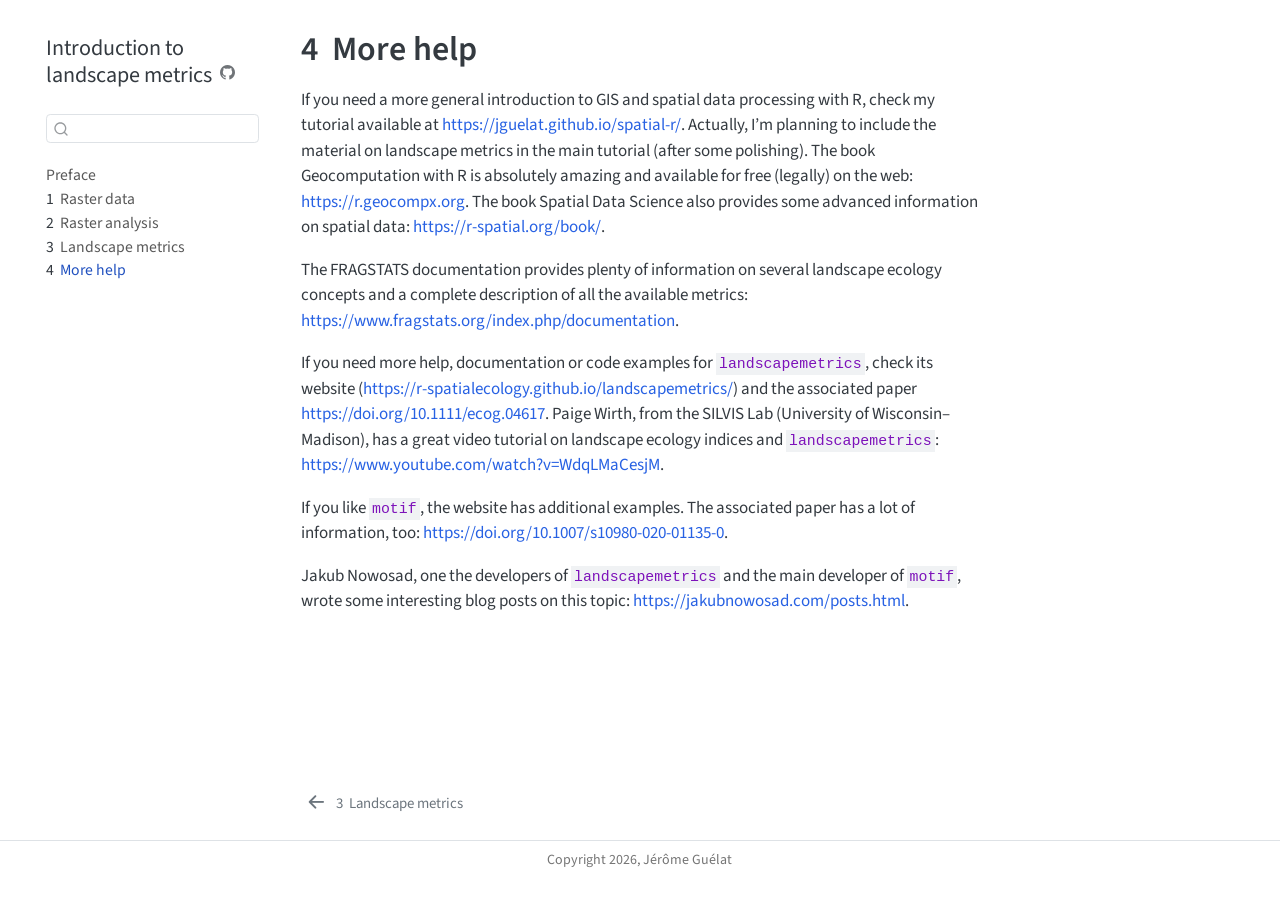
<file: more_help.html>
<!DOCTYPE html>
<html xmlns="http://www.w3.org/1999/xhtml" lang="en" xml:lang="en"><head>

<meta charset="utf-8">
<meta name="generator" content="quarto-1.10.19">

<meta name="viewport" content="width=device-width, initial-scale=1.0, user-scalable=yes">


<title>4&nbsp; More help – Introduction to landscape metrics</title>
<style>
/* Default styles provided by pandoc.
** See https://pandoc.org/MANUAL.html#variables-for-html for config info.
*/
span.smallcaps{font-variant: small-caps;}
div.columns{display: flex; gap: 1.5em;}
div.column{flex: auto;}
@media screen {
div.columns{gap: min(4vw, 1.5em);}
div.column{overflow-x: auto;}
}
div.hanging-indent{margin-left: 1.5em; text-indent: -1.5em;}
ul.task-list{list-style: none;}
ul.task-list li input[type="checkbox"] {
  width: 0.8em;
  margin: 0 0.8em 0.2em -1em; /* quarto-specific, see https://github.com/quarto-dev/quarto-cli/issues/4556 */ 
  vertical-align: middle;
}
</style>


<script src="site_libs/quarto-nav/quarto-nav.js"></script>
<script src="site_libs/quarto-nav/headroom.min.js"></script>
<script src="site_libs/clipboard/clipboard.min.js"></script>
<script src="site_libs/quarto-search/autocomplete.umd.js"></script>
<script src="site_libs/quarto-search/fuse.min.js"></script>
<script src="site_libs/quarto-search/quarto-search.js"></script>
<meta name="quarto:offset" content="./">
<link href="./landscape_metrics.html" rel="prev">
<script src="site_libs/quarto-html/quarto.js" type="module"></script>
<script src="site_libs/quarto-html/tabsets/tabsets.js" type="module"></script>
<script src="site_libs/quarto-html/popper.min.js"></script>
<script src="site_libs/quarto-html/tippy.umd.min.js"></script>
<script src="site_libs/quarto-html/anchor.min.js"></script>
<link href="site_libs/quarto-html/tippy.css" rel="stylesheet">
<link href="site_libs/quarto-html/quarto-syntax-highlighting-bf27225e3a48a9273f3daa8f8e829971.css" rel="stylesheet" id="quarto-text-highlighting-styles">
<script src="site_libs/bootstrap/bootstrap.min.js"></script>
<link href="site_libs/bootstrap/bootstrap-icons.css" rel="stylesheet">
<link href="site_libs/bootstrap/bootstrap-3c0ba59859782e0dfc33fc63b8479282.min.css" rel="stylesheet" append-hash="true" id="quarto-bootstrap" data-mode="light">
<script id="quarto-search-options" type="application/json">{
  "location": "sidebar",
  "copy-button": false,
  "collapse-after": 3,
  "panel-placement": "start",
  "type": "textbox",
  "limit": 50,
  "keyboard-shortcut": [
    "f",
    "/",
    "s"
  ],
  "show-item-context": false,
  "language": {
    "search-no-results-text": "No results",
    "search-matching-documents-text": "matching documents",
    "search-copy-link-title": "Copy link to search",
    "search-hide-matches-text": "Hide additional matches",
    "search-more-match-text": "more match in this document",
    "search-more-matches-text": "more matches in this document",
    "search-clear-button-title": "Clear",
    "search-text-placeholder": "",
    "search-detached-cancel-button-title": "Cancel",
    "search-submit-button-title": "Submit",
    "search-label": "Search"
  }
}</script>


<link rel="stylesheet" href="styles.css">
</head>

<body class="nav-sidebar floating quarto-light">

<div id="quarto-search-results"></div>
  <header id="quarto-header" class="headroom fixed-top">
  <nav class="quarto-secondary-nav">
    <div class="container-fluid d-flex">
      <button type="button" class="quarto-btn-toggle btn" data-bs-toggle="collapse" role="button" data-bs-target=".quarto-sidebar-collapse-item" aria-controls="quarto-sidebar" aria-expanded="false" aria-label="Toggle sidebar navigation" onclick="if (window.quartoToggleHeadroom) { window.quartoToggleHeadroom(); }">
        <i class="bi bi-layout-text-sidebar-reverse"></i>
      </button>
        <nav class="quarto-page-breadcrumbs" aria-label="breadcrumb"><ol class="breadcrumb"><li class="breadcrumb-item"><a href="./more_help.html"><span class="chapter-number">4</span>&nbsp; <span class="chapter-title">More help</span></a></li></ol></nav>
        <a class="flex-grow-1" role="navigation" data-bs-toggle="collapse" data-bs-target=".quarto-sidebar-collapse-item" aria-controls="quarto-sidebar" aria-expanded="false" aria-label="Toggle sidebar navigation" onclick="if (window.quartoToggleHeadroom) { window.quartoToggleHeadroom(); }">      
        </a>
      <button type="button" class="btn quarto-search-button" aria-label="Search" onclick="window.quartoOpenSearch();">
        <i class="bi bi-search"></i>
      </button>
    </div>
  </nav>
</header>
<!-- content -->
<div id="quarto-content" class="quarto-container page-columns page-rows-contents page-layout-article">
<!-- sidebar -->
  <nav id="quarto-sidebar" class="sidebar collapse collapse-horizontal quarto-sidebar-collapse-item sidebar-navigation floating overflow-auto">
    <div class="pt-lg-2 mt-2 text-left sidebar-header">
    <div class="sidebar-title mb-0 py-0">
      <a href="./">Introduction to landscape metrics</a> 
        <div class="sidebar-tools-main">
    <a href="https://github.com/jguelat/landscape-r" title="" class="quarto-navigation-tool px-1" aria-label=""><i class="bi bi-github"></i></a>
</div>
    </div>
      </div>
        <div class="mt-2 flex-shrink-0 align-items-center">
        <div class="sidebar-search">
        <div id="quarto-search" class="" title="Search"></div>
        </div>
        </div>
    <div class="sidebar-menu-container"> 
    <ul class="list-unstyled mt-1">
        <li class="sidebar-item">
  <div class="sidebar-item-container"> 
  <a href="./index.html" class="sidebar-item-text sidebar-link">
 <span class="menu-text">Preface</span></a>
  </div>
</li>
        <li class="sidebar-item">
  <div class="sidebar-item-container"> 
  <a href="./raster_intro.html" class="sidebar-item-text sidebar-link">
 <span class="menu-text"><span class="chapter-number">1</span>&nbsp; <span class="chapter-title">Raster data</span></span></a>
  </div>
</li>
        <li class="sidebar-item">
  <div class="sidebar-item-container"> 
  <a href="./raster_analysis.html" class="sidebar-item-text sidebar-link">
 <span class="menu-text"><span class="chapter-number">2</span>&nbsp; <span class="chapter-title">Raster analysis</span></span></a>
  </div>
</li>
        <li class="sidebar-item">
  <div class="sidebar-item-container"> 
  <a href="./landscape_metrics.html" class="sidebar-item-text sidebar-link">
 <span class="menu-text"><span class="chapter-number">3</span>&nbsp; <span class="chapter-title">Landscape metrics</span></span></a>
  </div>
</li>
        <li class="sidebar-item">
  <div class="sidebar-item-container"> 
  <a href="./more_help.html" class="sidebar-item-text sidebar-link active">
 <span class="menu-text"><span class="chapter-number">4</span>&nbsp; <span class="chapter-title">More help</span></span></a>
  </div>
</li>
    </ul>
    </div>
</nav>
<div id="quarto-sidebar-glass" class="quarto-sidebar-collapse-item" data-bs-toggle="collapse" data-bs-target=".quarto-sidebar-collapse-item"></div>
<!-- margin-sidebar -->
    <div id="quarto-margin-sidebar" class="sidebar margin-sidebar zindex-bottom">
        
    </div>
<!-- main -->
<main class="content" id="quarto-document-content">

<header id="title-block-header" class="quarto-title-block default">
<div class="quarto-title">
<h1 class="title"><span class="chapter-number">4</span>&nbsp; <span class="chapter-title">More help</span></h1>
</div>



<div class="quarto-title-meta">

    
  
    
  </div>
  


</header>


<p>If you need a more general introduction to GIS and spatial data processing with R, check my tutorial available at <a href="https://jguelat.github.io/spatial-r/" target="_blank">https://jguelat.github.io/spatial-r/</a>. Actually, I’m planning to include the material on landscape metrics in the main tutorial (after some polishing). The book Geocomputation with R is absolutely amazing and available for free (legally) on the web: <a href="https://r.geocompx.org" target="_blank">https://r.geocompx.org</a>. The book Spatial Data Science also provides some advanced information on spatial data: <a href="https://r-spatial.org/book/" target="_blank">https://r-spatial.org/book/</a>.</p>
<p>The FRAGSTATS documentation provides plenty of information on several landscape ecology concepts and a complete description of all the available metrics: <a href="https://www.fragstats.org/index.php/documentation" target="_blank">https://www.fragstats.org/index.php/documentation</a>.</p>
<p>If you need more help, documentation or code examples for <code>landscapemetrics</code>, check its website (<a href="https://r-spatialecology.github.io/landscapemetrics/" target="_blank">https://r-spatialecology.github.io/landscapemetrics/</a>) and the associated paper <a href="https://doi.org/10.1111/ecog.04617" target="_blank">https://doi.org/10.1111/ecog.04617</a>. Paige Wirth, from the SILVIS Lab (University of Wisconsin–Madison), has a great video tutorial on landscape ecology indices and <code>landscapemetrics</code>: <a href="https://www.youtube.com/watch?v=WdqLMaCesjM" target="_blank">https://www.youtube.com/watch?v=WdqLMaCesjM</a>.</p>
<p>If you like <code>motif</code>, the website has additional examples. The associated paper has a lot of information, too: <a href="https://doi.org/10.1007/s10980-020-01135-0" target="_blank">https://doi.org/10.1007/s10980-020-01135-0</a>.</p>
<p>Jakub Nowosad, one the developers of <code>landscapemetrics</code> and the main developer of <code>motif</code>, wrote some interesting blog posts on this topic: <a href="https://jakubnowosad.com/posts.html" target="_blank">https://jakubnowosad.com/posts.html</a>.</p>



</main> <!-- /main -->
<script id="quarto-html-after-body" type="application/javascript">
  window.document.addEventListener("DOMContentLoaded", function (event) {
    const icon = "";
    const anchorJS = new window.AnchorJS();
    anchorJS.options = {
      placement: 'right',
      icon: icon
    };
    anchorJS.add('.anchored');
    const isCodeAnnotation = (el) => {
      for (const clz of el.classList) {
        if (clz.startsWith('code-annotation-')) {                     
          return true;
        }
      }
      return false;
    }
    const onCopySuccess = function(e) {
      // button target
      const button = e.trigger;
      // don't keep focus
      button.blur();
      // flash "checked"
      button.classList.add('code-copy-button-checked');
      var currentTitle = button.getAttribute("title");
      button.setAttribute("title", "Copied!");
      let tooltip;
      if (window.bootstrap) {
        button.setAttribute("data-bs-toggle", "tooltip");
        button.setAttribute("data-bs-placement", "left");
        button.setAttribute("data-bs-title", "Copied!");
        tooltip = new bootstrap.Tooltip(button, 
          { trigger: "manual", 
            customClass: "code-copy-button-tooltip",
            offset: [0, -8]});
        tooltip.show();    
      }
      setTimeout(function() {
        if (tooltip) {
          tooltip.hide();
          button.removeAttribute("data-bs-title");
          button.removeAttribute("data-bs-toggle");
          button.removeAttribute("data-bs-placement");
        }
        button.setAttribute("title", currentTitle);
        button.classList.remove('code-copy-button-checked');
      }, 1000);
      // clear code selection
      e.clearSelection();
    }
    const getTextToCopy = function(trigger) {
      const outerScaffold = trigger.parentElement.cloneNode(true);
      const codeEl = outerScaffold.querySelector('code');
      for (const childEl of codeEl.children) {
        if (isCodeAnnotation(childEl)) {
          childEl.remove();
        }
      }
      return codeEl.innerText;
    }
    const clipboard = new window.ClipboardJS('.code-copy-button:not([data-in-quarto-modal])', {
      text: getTextToCopy
    });
    clipboard.on('success', onCopySuccess);
    if (window.document.getElementById('quarto-embedded-source-code-modal')) {
      const clipboardModal = new window.ClipboardJS('.code-copy-button[data-in-quarto-modal]', {
        text: getTextToCopy,
        container: window.document.getElementById('quarto-embedded-source-code-modal')
      });
      clipboardModal.on('success', onCopySuccess);
    }
      var localhostRegex = new RegExp(/^(?:http|https):\/\/localhost\:?[0-9]*\//);
      var mailtoRegex = new RegExp(/^mailto:/);
        var filterRegex = new RegExp('/' + window.location.host + '/');
      var isInternal = (href) => {
          return filterRegex.test(href) || localhostRegex.test(href) || mailtoRegex.test(href);
      }
      // Inspect non-navigation links and adorn them if external
     var links = window.document.querySelectorAll('a[href]:not(.nav-link):not(.navbar-brand):not(.toc-action):not(.sidebar-link):not(.sidebar-item-toggle):not(.pagination-link):not(.no-external):not([aria-hidden]):not(.dropdown-item):not(.quarto-navigation-tool):not(.about-link)');
      for (var i=0; i<links.length; i++) {
        const link = links[i];
        if (!isInternal(link.href)) {
          // undo the damage that might have been done by quarto-nav.js in the case of
          // links that we want to consider external
          if (link.dataset.originalHref !== undefined) {
            link.href = link.dataset.originalHref;
          }
        }
      }
    function tippyHover(el, contentFn, onTriggerFn, onUntriggerFn) {
      const config = {
        allowHTML: true,
        maxWidth: 500,
        delay: 100,
        arrow: false,
        appendTo: function(el) {
            return el.parentElement;
        },
        interactive: true,
        interactiveBorder: 10,
        theme: 'quarto',
        placement: 'bottom-start',
      };
      if (contentFn) {
        config.content = contentFn;
      }
      if (onTriggerFn) {
        config.onTrigger = onTriggerFn;
      }
      if (onUntriggerFn) {
        config.onUntrigger = onUntriggerFn;
      }
      window.tippy(el, config); 
    }
    const noterefs = window.document.querySelectorAll('a[role="doc-noteref"]');
    for (var i=0; i<noterefs.length; i++) {
      const ref = noterefs[i];
      tippyHover(ref, function() {
        // use id or data attribute instead here
        let href = ref.getAttribute('data-footnote-href') || ref.getAttribute('href');
        try { href = new URL(href).hash; } catch {}
        const id = href.replace(/^#\/?/, "");
        const note = window.document.getElementById(id);
        if (note) {
          return note.innerHTML;
        } else {
          return "";
        }
      });
    }
    const xrefs = window.document.querySelectorAll('a.quarto-xref');
    const processXRef = (id, note) => {
      // Strip column container classes
      const stripColumnClz = (el) => {
        el.classList.remove("page-full", "page-columns");
        if (el.children) {
          for (const child of el.children) {
            stripColumnClz(child);
          }
        }
      }
      stripColumnClz(note)
      if (id === null || id.startsWith('sec-')) {
        // Special case sections, only their first couple elements
        const container = document.createElement("div");
        if (note.children && note.children.length > 2) {
          container.appendChild(note.children[0].cloneNode(true));
          for (let i = 1; i < note.children.length; i++) {
            const child = note.children[i];
            if (child.tagName === "P" && child.innerText === "") {
              continue;
            } else {
              container.appendChild(child.cloneNode(true));
              break;
            }
          }
          if (window.Quarto?.typesetMath) {
            window.Quarto.typesetMath(container);
          }
          return container.innerHTML
        } else {
          if (window.Quarto?.typesetMath) {
            window.Quarto.typesetMath(note);
          }
          return note.innerHTML;
        }
      } else {
        // Remove any anchor links if they are present
        const anchorLink = note.querySelector('a.anchorjs-link');
        if (anchorLink) {
          anchorLink.remove();
        }
        if (window.Quarto?.typesetMath) {
          window.Quarto.typesetMath(note);
        }
        if (note.classList.contains("callout")) {
          return note.outerHTML;
        } else {
          return note.innerHTML;
        }
      }
    }
    for (var i=0; i<xrefs.length; i++) {
      const xref = xrefs[i];
      tippyHover(xref, undefined, function(instance) {
        instance.disable();
        let url = xref.getAttribute('href');
        let hash = undefined; 
        if (url.startsWith('#')) {
          hash = url;
        } else {
          try { hash = new URL(url).hash; } catch {}
        }
        if (hash) {
          const id = hash.replace(/^#\/?/, "");
          const note = window.document.getElementById(id);
          if (note !== null) {
            try {
              const html = processXRef(id, note.cloneNode(true));
              instance.setContent(html);
            } finally {
              instance.enable();
              instance.show();
            }
          } else {
            // See if we can fetch this
            fetch(url.split('#')[0])
            .then(res => res.text())
            .then(html => {
              const parser = new DOMParser();
              const htmlDoc = parser.parseFromString(html, "text/html");
              const note = htmlDoc.getElementById(id);
              if (note !== null) {
                const html = processXRef(id, note);
                instance.setContent(html);
              } 
            }).finally(() => {
              instance.enable();
              instance.show();
            });
          }
        } else {
          // See if we can fetch a full url (with no hash to target)
          // This is a special case and we should probably do some content thinning / targeting
          fetch(url)
          .then(res => res.text())
          .then(html => {
            const parser = new DOMParser();
            const htmlDoc = parser.parseFromString(html, "text/html");
            const note = htmlDoc.querySelector('main.content');
            if (note !== null) {
              // This should only happen for chapter cross references
              // (since there is no id in the URL)
              // remove the first header
              if (note.children.length > 0 && note.children[0].tagName === "HEADER") {
                note.children[0].remove();
              }
              const html = processXRef(null, note);
              instance.setContent(html);
            } 
          }).finally(() => {
            instance.enable();
            instance.show();
          });
        }
      }, function(instance) {
      });
    }
        let selectedAnnoteEl;
        const selectorForAnnotation = ( cell, annotation) => {
          let cellAttr = 'data-code-cell="' + cell + '"';
          let lineAttr = 'data-code-annotation="' +  annotation + '"';
          const selector = 'span[' + cellAttr + '][' + lineAttr + ']';
          return selector;
        }
        const selectCodeLines = (annoteEl) => {
          const doc = window.document;
          const targetCell = annoteEl.getAttribute("data-target-cell");
          const targetAnnotation = annoteEl.getAttribute("data-target-annotation");
          const annoteSpan = window.document.querySelector(selectorForAnnotation(targetCell, targetAnnotation));
          const lines = annoteSpan.getAttribute("data-code-lines").split(",");
          const lineIds = lines.map((line) => {
            return targetCell + "-" + line;
          })
          let top = null;
          let height = null;
          let parent = null;
          if (lineIds.length > 0) {
              //compute the position of the single el (top and bottom and make a div)
              const el = window.document.getElementById(lineIds[0]);
              top = el.offsetTop;
              height = el.offsetHeight;
              parent = el.parentElement.parentElement;
            if (lineIds.length > 1) {
              const lastEl = window.document.getElementById(lineIds[lineIds.length - 1]);
              const bottom = lastEl.offsetTop + lastEl.offsetHeight;
              height = bottom - top;
            }
            if (top !== null && height !== null && parent !== null) {
              // cook up a div (if necessary) and position it 
              let div = window.document.getElementById("code-annotation-line-highlight");
              if (div === null) {
                div = window.document.createElement("div");
                div.setAttribute("id", "code-annotation-line-highlight");
                div.style.position = 'absolute';
                parent.appendChild(div);
              }
              div.style.top = top - 2 + "px";
              div.style.height = height + 4 + "px";
              div.style.left = 0;
              let gutterDiv = window.document.getElementById("code-annotation-line-highlight-gutter");
              if (gutterDiv === null) {
                gutterDiv = window.document.createElement("div");
                gutterDiv.setAttribute("id", "code-annotation-line-highlight-gutter");
                gutterDiv.style.position = 'absolute';
                const codeCell = window.document.getElementById(targetCell);
                const gutter = codeCell.querySelector('.code-annotation-gutter');
                gutter.appendChild(gutterDiv);
              }
              gutterDiv.style.top = top - 2 + "px";
              gutterDiv.style.height = height + 4 + "px";
            }
            selectedAnnoteEl = annoteEl;
          }
        };
        const unselectCodeLines = () => {
          const elementsIds = ["code-annotation-line-highlight", "code-annotation-line-highlight-gutter"];
          elementsIds.forEach((elId) => {
            const div = window.document.getElementById(elId);
            if (div) {
              div.remove();
            }
          });
          selectedAnnoteEl = undefined;
        };
          // Handle positioning of the toggle
      window.addEventListener(
        "resize",
        throttle(() => {
          elRect = undefined;
          if (selectedAnnoteEl) {
            selectCodeLines(selectedAnnoteEl);
          }
        }, 10)
      );
      function throttle(fn, ms) {
      let throttle = false;
      let timer;
        return (...args) => {
          if(!throttle) { // first call gets through
              fn.apply(this, args);
              throttle = true;
          } else { // all the others get throttled
              if(timer) clearTimeout(timer); // cancel #2
              timer = setTimeout(() => {
                fn.apply(this, args);
                timer = throttle = false;
              }, ms);
          }
        };
      }
        // Attach click handler to the DT
        const annoteDls = window.document.querySelectorAll('dt[data-target-cell]');
        for (const annoteDlNode of annoteDls) {
          annoteDlNode.addEventListener('click', (event) => {
            const clickedEl = event.target;
            if (clickedEl !== selectedAnnoteEl) {
              unselectCodeLines();
              const activeEl = window.document.querySelector('dt[data-target-cell].code-annotation-active');
              if (activeEl) {
                activeEl.classList.remove('code-annotation-active');
              }
              selectCodeLines(clickedEl);
              clickedEl.classList.add('code-annotation-active');
            } else {
              // Unselect the line
              unselectCodeLines();
              clickedEl.classList.remove('code-annotation-active');
            }
          });
        }
    const findCites = (el) => {
      const parentEl = el.parentElement;
      if (parentEl) {
        const cites = parentEl.dataset.cites;
        if (cites) {
          return {
            el,
            cites: cites.split(' ')
          };
        } else {
          return findCites(el.parentElement)
        }
      } else {
        return undefined;
      }
    };
    var bibliorefs = window.document.querySelectorAll('a[role="doc-biblioref"]');
    for (var i=0; i<bibliorefs.length; i++) {
      const ref = bibliorefs[i];
      const citeInfo = findCites(ref);
      if (citeInfo) {
        tippyHover(citeInfo.el, function() {
          var popup = window.document.createElement('div');
          citeInfo.cites.forEach(function(cite) {
            var citeDiv = window.document.createElement('div');
            citeDiv.classList.add('hanging-indent');
            citeDiv.classList.add('csl-entry');
            var biblioDiv = window.document.getElementById('ref-' + cite);
            if (biblioDiv) {
              citeDiv.innerHTML = biblioDiv.innerHTML;
            }
            popup.appendChild(citeDiv);
          });
          return popup.innerHTML;
        });
      }
    }
  });
  </script>
<nav class="page-navigation">
  <div class="nav-page nav-page-previous">
      <a href="./landscape_metrics.html" class="pagination-link" aria-label="Landscape metrics">
        <i class="bi bi-arrow-left-short"></i> <span class="nav-page-text"><span class="chapter-number">3</span>&nbsp; <span class="chapter-title">Landscape metrics</span></span>
      </a>          
  </div>
  <div class="nav-page nav-page-next">
  </div>
</nav>
</div> <!-- /content -->
<footer class="footer">
  <div class="nav-footer">
    <div class="nav-footer-left">
      &nbsp;
    </div>   
    <div class="nav-footer-center">
<p>Copyright 2026, Jérôme Guélat</p>
</div>
    <div class="nav-footer-right">
      &nbsp;
    </div>
  </div>
</footer>




</body></html>
</file>
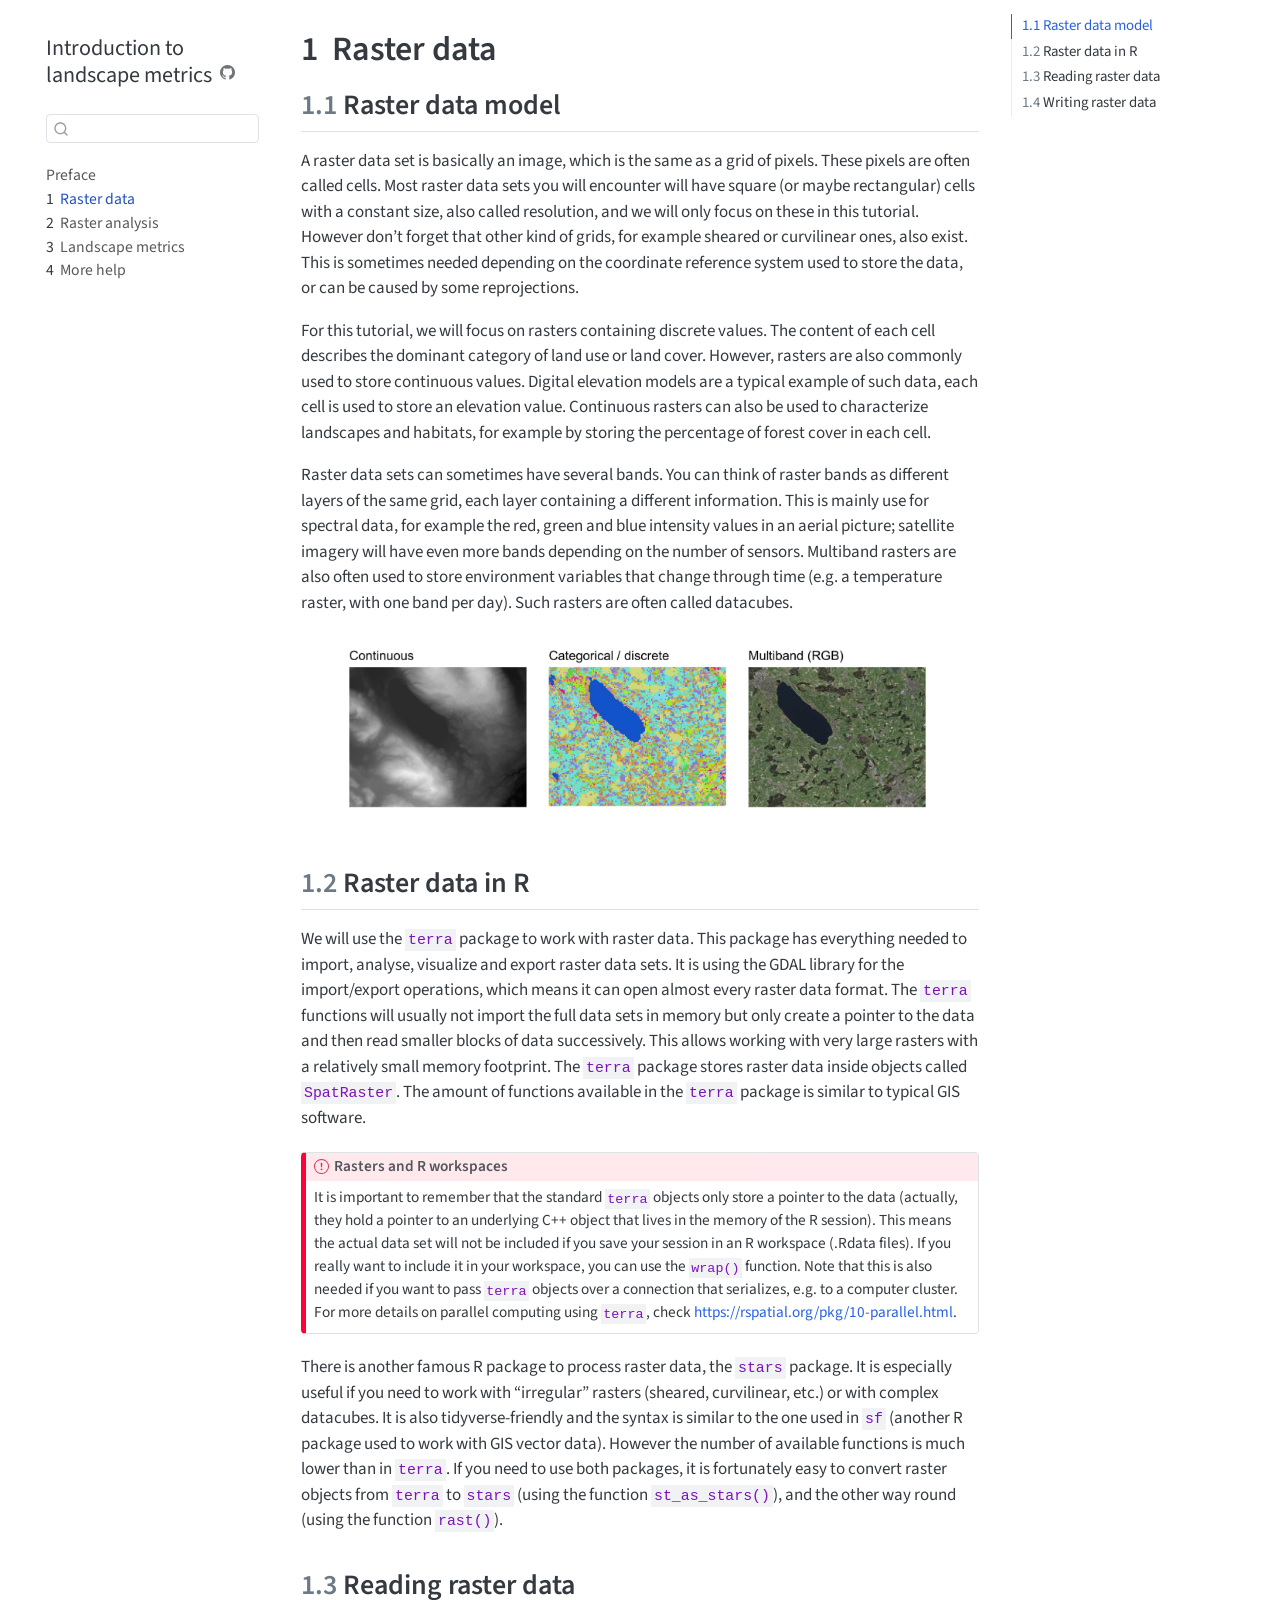
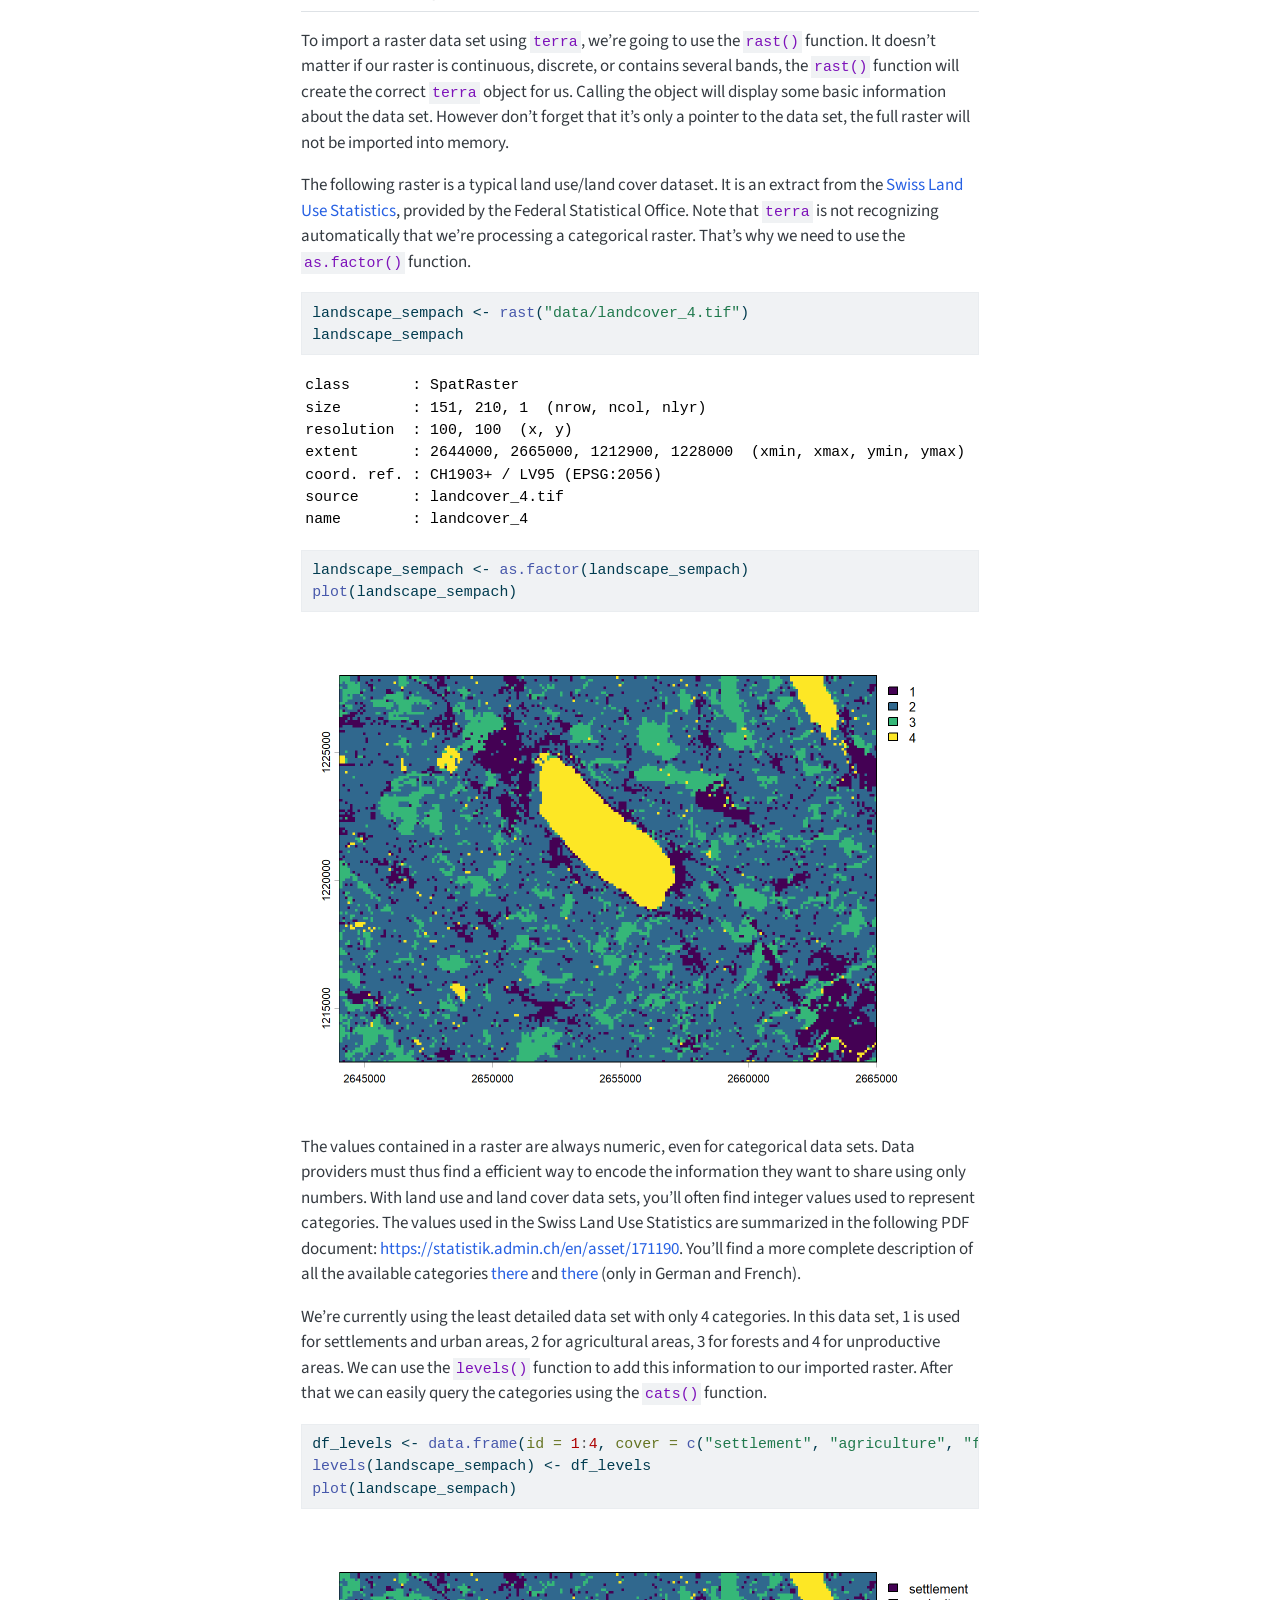
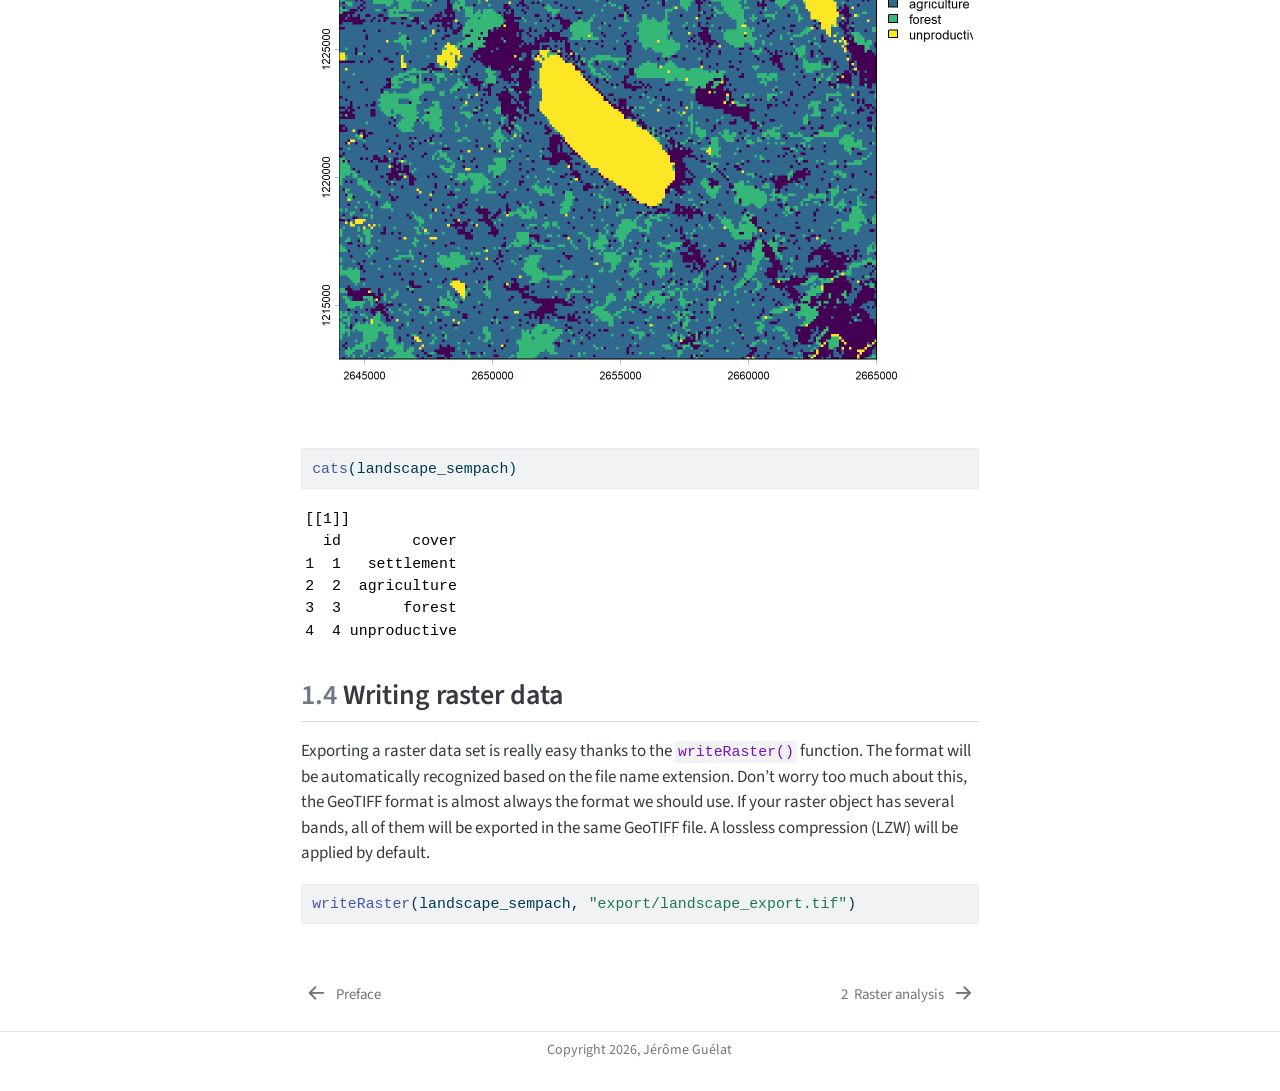
<file: raster_intro.html>
<!DOCTYPE html>
<html xmlns="http://www.w3.org/1999/xhtml" lang="en" xml:lang="en"><head>

<meta charset="utf-8">
<meta name="generator" content="quarto-1.10.19">

<meta name="viewport" content="width=device-width, initial-scale=1.0, user-scalable=yes">


<title>1&nbsp; Raster data – Introduction to landscape metrics</title>
<style>
/* Default styles provided by pandoc.
** See https://pandoc.org/MANUAL.html#variables-for-html for config info.
*/
span.smallcaps{font-variant: small-caps;}
div.columns{display: flex; gap: 1.5em;}
div.column{flex: auto;}
@media screen {
div.columns{gap: min(4vw, 1.5em);}
div.column{overflow-x: auto;}
}
div.hanging-indent{margin-left: 1.5em; text-indent: -1.5em;}
ul.task-list{list-style: none;}
ul.task-list li input[type="checkbox"] {
  width: 0.8em;
  margin: 0 0.8em 0.2em -1em; /* quarto-specific, see https://github.com/quarto-dev/quarto-cli/issues/4556 */ 
  vertical-align: middle;
}
/* CSS for syntax highlighting */
html { -webkit-text-size-adjust: 100%; }
pre > code.sourceCode { white-space: pre; position: relative; }
pre > code.sourceCode > span { display: inline-block; line-height: 1.25; }
pre > code.sourceCode > span:empty { height: 1.2em; }
.sourceCode { overflow: visible; }
code.sourceCode > span { color: inherit; text-decoration: inherit; }
div.sourceCode { margin: 1em 0; }
pre.sourceCode { margin: 0; }
@media screen {
div.sourceCode { overflow: auto; }
}
@media print {
pre > code.sourceCode { white-space: pre-wrap; }
pre > code.sourceCode > span { text-indent: -5em; padding-left: 5em; }
}
pre.numberSource code
  { counter-reset: source-line 0; }
pre.numberSource code > span
  { position: relative; left: -4em; counter-increment: source-line; }
pre.numberSource code > span > a:first-child::before
  { content: counter(source-line);
    position: relative; left: -1em; text-align: right; vertical-align: baseline;
    border: none; display: inline-block;
    -webkit-touch-callout: none; -webkit-user-select: none;
    -khtml-user-select: none; -moz-user-select: none;
    -ms-user-select: none; user-select: none;
    padding: 0 4px; width: 4em;
  }
pre.numberSource { margin-left: 3em;  padding-left: 4px; }
div.sourceCode
  {   }
@media screen {
pre > code.sourceCode > span > a:first-child::before { text-decoration: underline; }
}
</style>


<script src="site_libs/quarto-nav/quarto-nav.js"></script>
<script src="site_libs/quarto-nav/headroom.min.js"></script>
<script src="site_libs/clipboard/clipboard.min.js"></script>
<script src="site_libs/quarto-search/autocomplete.umd.js"></script>
<script src="site_libs/quarto-search/fuse.min.js"></script>
<script src="site_libs/quarto-search/quarto-search.js"></script>
<meta name="quarto:offset" content="./">
<link href="./raster_analysis.html" rel="next">
<link href="./index.html" rel="prev">
<script src="site_libs/quarto-html/quarto.js" type="module"></script>
<script src="site_libs/quarto-html/tabsets/tabsets.js" type="module"></script>
<script src="site_libs/quarto-html/popper.min.js"></script>
<script src="site_libs/quarto-html/tippy.umd.min.js"></script>
<script src="site_libs/quarto-html/anchor.min.js"></script>
<link href="site_libs/quarto-html/tippy.css" rel="stylesheet">
<link href="site_libs/quarto-html/quarto-syntax-highlighting-bf27225e3a48a9273f3daa8f8e829971.css" rel="stylesheet" id="quarto-text-highlighting-styles">
<script src="site_libs/bootstrap/bootstrap.min.js"></script>
<link href="site_libs/bootstrap/bootstrap-icons.css" rel="stylesheet">
<link href="site_libs/bootstrap/bootstrap-3c0ba59859782e0dfc33fc63b8479282.min.css" rel="stylesheet" append-hash="true" id="quarto-bootstrap" data-mode="light">
<script id="quarto-search-options" type="application/json">{
  "location": "sidebar",
  "copy-button": false,
  "collapse-after": 3,
  "panel-placement": "start",
  "type": "textbox",
  "limit": 50,
  "keyboard-shortcut": [
    "f",
    "/",
    "s"
  ],
  "show-item-context": false,
  "language": {
    "search-no-results-text": "No results",
    "search-matching-documents-text": "matching documents",
    "search-copy-link-title": "Copy link to search",
    "search-hide-matches-text": "Hide additional matches",
    "search-more-match-text": "more match in this document",
    "search-more-matches-text": "more matches in this document",
    "search-clear-button-title": "Clear",
    "search-text-placeholder": "",
    "search-detached-cancel-button-title": "Cancel",
    "search-submit-button-title": "Submit",
    "search-label": "Search"
  }
}</script>


<link rel="stylesheet" href="styles.css">
</head>

<body class="nav-sidebar floating quarto-light">

<div id="quarto-search-results"></div>
  <header id="quarto-header" class="headroom fixed-top">
  <nav class="quarto-secondary-nav">
    <div class="container-fluid d-flex">
      <button type="button" class="quarto-btn-toggle btn" data-bs-toggle="collapse" role="button" data-bs-target=".quarto-sidebar-collapse-item" aria-controls="quarto-sidebar" aria-expanded="false" aria-label="Toggle sidebar navigation" onclick="if (window.quartoToggleHeadroom) { window.quartoToggleHeadroom(); }">
        <i class="bi bi-layout-text-sidebar-reverse"></i>
      </button>
        <nav class="quarto-page-breadcrumbs" aria-label="breadcrumb"><ol class="breadcrumb"><li class="breadcrumb-item"><a href="./raster_intro.html"><span class="chapter-number">1</span>&nbsp; <span class="chapter-title">Raster data</span></a></li></ol></nav>
        <a class="flex-grow-1" role="navigation" data-bs-toggle="collapse" data-bs-target=".quarto-sidebar-collapse-item" aria-controls="quarto-sidebar" aria-expanded="false" aria-label="Toggle sidebar navigation" onclick="if (window.quartoToggleHeadroom) { window.quartoToggleHeadroom(); }">      
        </a>
      <button type="button" class="btn quarto-search-button" aria-label="Search" onclick="window.quartoOpenSearch();">
        <i class="bi bi-search"></i>
      </button>
    </div>
  </nav>
</header>
<!-- content -->
<div id="quarto-content" class="quarto-container page-columns page-rows-contents page-layout-article">
<!-- sidebar -->
  <nav id="quarto-sidebar" class="sidebar collapse collapse-horizontal quarto-sidebar-collapse-item sidebar-navigation floating overflow-auto">
    <div class="pt-lg-2 mt-2 text-left sidebar-header">
    <div class="sidebar-title mb-0 py-0">
      <a href="./">Introduction to landscape metrics</a> 
        <div class="sidebar-tools-main">
    <a href="https://github.com/jguelat/landscape-r" title="" class="quarto-navigation-tool px-1" aria-label=""><i class="bi bi-github"></i></a>
</div>
    </div>
      </div>
        <div class="mt-2 flex-shrink-0 align-items-center">
        <div class="sidebar-search">
        <div id="quarto-search" class="" title="Search"></div>
        </div>
        </div>
    <div class="sidebar-menu-container"> 
    <ul class="list-unstyled mt-1">
        <li class="sidebar-item">
  <div class="sidebar-item-container"> 
  <a href="./index.html" class="sidebar-item-text sidebar-link">
 <span class="menu-text">Preface</span></a>
  </div>
</li>
        <li class="sidebar-item">
  <div class="sidebar-item-container"> 
  <a href="./raster_intro.html" class="sidebar-item-text sidebar-link active">
 <span class="menu-text"><span class="chapter-number">1</span>&nbsp; <span class="chapter-title">Raster data</span></span></a>
  </div>
</li>
        <li class="sidebar-item">
  <div class="sidebar-item-container"> 
  <a href="./raster_analysis.html" class="sidebar-item-text sidebar-link">
 <span class="menu-text"><span class="chapter-number">2</span>&nbsp; <span class="chapter-title">Raster analysis</span></span></a>
  </div>
</li>
        <li class="sidebar-item">
  <div class="sidebar-item-container"> 
  <a href="./landscape_metrics.html" class="sidebar-item-text sidebar-link">
 <span class="menu-text"><span class="chapter-number">3</span>&nbsp; <span class="chapter-title">Landscape metrics</span></span></a>
  </div>
</li>
        <li class="sidebar-item">
  <div class="sidebar-item-container"> 
  <a href="./more_help.html" class="sidebar-item-text sidebar-link">
 <span class="menu-text"><span class="chapter-number">4</span>&nbsp; <span class="chapter-title">More help</span></span></a>
  </div>
</li>
    </ul>
    </div>
</nav>
<div id="quarto-sidebar-glass" class="quarto-sidebar-collapse-item" data-bs-toggle="collapse" data-bs-target=".quarto-sidebar-collapse-item"></div>
<!-- margin-sidebar -->
    <div id="quarto-margin-sidebar" class="sidebar margin-sidebar">
        <nav id="TOC" role="doc-toc" class="toc-active">
   
  <ul>
  <li><a href="#raster-data-model" id="toc-raster-data-model" class="nav-link active" data-scroll-target="#raster-data-model"><span class="header-section-number">1.1</span> Raster data model</a></li>
  <li><a href="#raster-data-in-r" id="toc-raster-data-in-r" class="nav-link" data-scroll-target="#raster-data-in-r"><span class="header-section-number">1.2</span> Raster data in R</a></li>
  <li><a href="#reading-raster-data" id="toc-reading-raster-data" class="nav-link" data-scroll-target="#reading-raster-data"><span class="header-section-number">1.3</span> Reading raster data</a></li>
  <li><a href="#writing-raster-data" id="toc-writing-raster-data" class="nav-link" data-scroll-target="#writing-raster-data"><span class="header-section-number">1.4</span> Writing raster data</a></li>
  </ul>
</nav>
    </div>
<!-- main -->
<main class="content" id="quarto-document-content">

<header id="title-block-header" class="quarto-title-block default">
<div class="quarto-title">
<h1 class="title"><span class="chapter-number">1</span>&nbsp; <span class="chapter-title">Raster data</span></h1>
</div>



<div class="quarto-title-meta">

    
  
    
  </div>
  


</header>


<section id="raster-data-model" class="level2" data-number="1.1">
<h2 data-number="1.1" class="anchored" data-anchor-id="raster-data-model"><span class="header-section-number">1.1</span> Raster data model</h2>
<p>A raster data set is basically an image, which is the same as a grid of pixels. These pixels are often called cells. Most raster data sets you will encounter will have square (or maybe rectangular) cells with a constant size, also called resolution, and we will only focus on these in this tutorial. However don’t forget that other kind of grids, for example sheared or curvilinear ones, also exist. This is sometimes needed depending on the coordinate reference system used to store the data, or can be caused by some reprojections.</p>
<p>For this tutorial, we will focus on rasters containing discrete values. The content of each cell describes the dominant category of land use or land cover. However, rasters are also commonly used to store continuous values. Digital elevation models are a typical example of such data, each cell is used to store an elevation value. Continuous rasters can also be used to characterize landscapes and habitats, for example by storing the percentage of forest cover in each cell.</p>
<p>Raster data sets can sometimes have several bands. You can think of raster bands as different layers of the same grid, each layer containing a different information. This is mainly use for spectral data, for example the red, green and blue intensity values in an aerial picture; satellite imagery will have even more bands depending on the number of sensors. Multiband rasters are also often used to store environment variables that change through time (e.g.&nbsp;a temperature raster, with one band per day). Such rasters are often called datacubes.</p>
<p><img src="figures/raster_types.jpg" class="img-fluid"></p>
</section>
<section id="raster-data-in-r" class="level2" data-number="1.2">
<h2 data-number="1.2" class="anchored" data-anchor-id="raster-data-in-r"><span class="header-section-number">1.2</span> Raster data in R</h2>
<p>We will use the <code>terra</code> package to work with raster data. This package has everything needed to import, analyse, visualize and export raster data sets. It is using the GDAL library for the import/export operations, which means it can open almost every raster data format. The <code>terra</code> functions will usually not import the full data sets in memory but only create a pointer to the data and then read smaller blocks of data successively. This allows working with very large rasters with a relatively small memory footprint. The <code>terra</code> package stores raster data inside objects called <code>SpatRaster</code>. The amount of functions available in the <code>terra</code> package is similar to typical GIS software.</p>
<div class="callout callout-style-default callout-important callout-titled" title="Rasters and R workspaces">
<div class="callout-header d-flex align-content-center">
<div class="callout-icon-container">
<i class="callout-icon"></i>
</div>
<div class="callout-title-container flex-fill">
<span class="screen-reader-only">Important</span>Rasters and R workspaces
</div>
</div>
<div class="callout-body-container callout-body">
<p>It is important to remember that the standard <code>terra</code> objects only store a pointer to the data (actually, they hold a pointer to an underlying C++ object that lives in the memory of the R session). This means the actual data set will not be included if you save your session in an R workspace (.Rdata files). If you really want to include it in your workspace, you can use the <code>wrap()</code> function. Note that this is also needed if you want to pass <code>terra</code> objects over a connection that serializes, e.g.&nbsp;to a computer cluster. For more details on parallel computing using <code>terra</code>, check <a href="https://rspatial.org/pkg/10-parallel.html" target="_blank">https://rspatial.org/pkg/10-parallel.html</a>.</p>
</div>
</div>
<p>There is another famous R package to process raster data, the <code>stars</code> package. It is especially useful if you need to work with “irregular” rasters (sheared, curvilinear, etc.) or with complex datacubes. It is also tidyverse-friendly and the syntax is similar to the one used in <code>sf</code> (another R package used to work with GIS vector data). However the number of available functions is much lower than in <code>terra</code>. If you need to use both packages, it is fortunately easy to convert raster objects from <code>terra</code> to <code>stars</code> (using the function <code>st_as_stars()</code>), and the other way round (using the function <code>rast()</code>).</p>
</section>
<section id="reading-raster-data" class="level2" data-number="1.3">
<h2 data-number="1.3" class="anchored" data-anchor-id="reading-raster-data"><span class="header-section-number">1.3</span> Reading raster data</h2>
<p>To import a raster data set using <code>terra</code>, we’re going to use the <code>rast()</code> function. It doesn’t matter if our raster is continuous, discrete, or contains several bands, the <code>rast()</code> function will create the correct <code>terra</code> object for us. Calling the object will display some basic information about the data set. However don’t forget that it’s only a pointer to the data set, the full raster will not be imported into memory.</p>
<p>The following raster is a typical land use/land cover dataset. It is an extract from the <a href="https://statistik.admin.ch/en/understanding-data-statistics/surveys/area" target="_blank">Swiss Land Use Statistics</a>, provided by the Federal Statistical Office. Note that <code>terra</code> is not recognizing automatically that we’re processing a categorical raster. That’s why we need to use the <code>as.factor()</code> function.</p>
<div class="cell">
<div class="code-copy-outer-scaffold"><div class="sourceCode cell-code" id="cb1"><pre class="sourceCode r code-with-copy"><code class="sourceCode r"><span id="cb1-1"><a href="#cb1-1" aria-hidden="true" tabindex="-1"></a>landscape_sempach <span class="ot">&lt;-</span> <span class="fu">rast</span>(<span class="st">"data/landcover_4.tif"</span>)</span>
<span id="cb1-2"><a href="#cb1-2" aria-hidden="true" tabindex="-1"></a>landscape_sempach</span></code></pre></div><button title="Copy to Clipboard" class="code-copy-button"><i class="bi"></i></button></div>
<div class="cell-output cell-output-stdout">
<pre><code>class       : SpatRaster
size        : 151, 210, 1  (nrow, ncol, nlyr)
resolution  : 100, 100  (x, y)
extent      : 2644000, 2665000, 1212900, 1228000  (xmin, xmax, ymin, ymax)
coord. ref. : CH1903+ / LV95 (EPSG:2056)
source      : landcover_4.tif
name        : landcover_4</code></pre>
</div>
<div class="code-copy-outer-scaffold"><div class="sourceCode cell-code" id="cb3"><pre class="sourceCode r code-with-copy"><code class="sourceCode r"><span id="cb3-1"><a href="#cb3-1" aria-hidden="true" tabindex="-1"></a>landscape_sempach <span class="ot">&lt;-</span> <span class="fu">as.factor</span>(landscape_sempach)</span>
<span id="cb3-2"><a href="#cb3-2" aria-hidden="true" tabindex="-1"></a><span class="fu">plot</span>(landscape_sempach)</span></code></pre></div><button title="Copy to Clipboard" class="code-copy-button"><i class="bi"></i></button></div>
<div class="cell-output-display">
<div>
<figure class="figure">
<p><img src="raster_intro_files/figure-html/unnamed-chunk-2-1.png" class="img-fluid figure-img" width="672"></p>
</figure>
</div>
</div>
</div>
<p>The values contained in a raster are always numeric, even for categorical data sets. Data providers must thus find a efficient way to encode the information they want to share using only numbers. With land use and land cover data sets, you’ll often find integer values used to represent categories. The values used in the Swiss Land Use Statistics are summarized in the following PDF document: <a href="https://statistik.admin.ch/en/asset/171190" target="_blank">https://statistik.admin.ch/en/asset/171190</a>. You’ll find a more complete description of all the available categories <a href="https://statistik.admin.ch/de/daten-statistiken-verstehen/nomenklaturen/arealstatistik/noas2004" target="_blank">there</a> and <a href="https://statistik.admin.ch/de/asset/6948898" target="_blank">there</a> (only in German and French).</p>
<p>We’re currently using the least detailed data set with only 4 categories. In this data set, 1 is used for settlements and urban areas, 2 for agricultural areas, 3 for forests and 4 for unproductive areas. We can use the <code>levels()</code> function to add this information to our imported raster. After that we can easily query the categories using the <code>cats()</code> function.</p>
<div class="cell">
<div class="code-copy-outer-scaffold"><div class="sourceCode cell-code" id="cb4"><pre class="sourceCode r code-with-copy"><code class="sourceCode r"><span id="cb4-1"><a href="#cb4-1" aria-hidden="true" tabindex="-1"></a>df_levels <span class="ot">&lt;-</span> <span class="fu">data.frame</span>(<span class="at">id =</span> <span class="dv">1</span><span class="sc">:</span><span class="dv">4</span>, <span class="at">cover =</span> <span class="fu">c</span>(<span class="st">"settlement"</span>, <span class="st">"agriculture"</span>, <span class="st">"forest"</span>, <span class="st">"unproductive"</span>))</span>
<span id="cb4-2"><a href="#cb4-2" aria-hidden="true" tabindex="-1"></a><span class="fu">levels</span>(landscape_sempach) <span class="ot">&lt;-</span> df_levels</span>
<span id="cb4-3"><a href="#cb4-3" aria-hidden="true" tabindex="-1"></a><span class="fu">plot</span>(landscape_sempach)</span></code></pre></div><button title="Copy to Clipboard" class="code-copy-button"><i class="bi"></i></button></div>
<div class="cell-output-display">
<div>
<figure class="figure">
<p><img src="raster_intro_files/figure-html/unnamed-chunk-3-1.png" class="img-fluid figure-img" width="672"></p>
</figure>
</div>
</div>
<div class="code-copy-outer-scaffold"><div class="sourceCode cell-code" id="cb5"><pre class="sourceCode r code-with-copy"><code class="sourceCode r"><span id="cb5-1"><a href="#cb5-1" aria-hidden="true" tabindex="-1"></a><span class="fu">cats</span>(landscape_sempach)</span></code></pre></div><button title="Copy to Clipboard" class="code-copy-button"><i class="bi"></i></button></div>
<div class="cell-output cell-output-stdout">
<pre><code>[[1]]
  id        cover
1  1   settlement
2  2  agriculture
3  3       forest
4  4 unproductive</code></pre>
</div>
</div>
</section>
<section id="writing-raster-data" class="level2" data-number="1.4">
<h2 data-number="1.4" class="anchored" data-anchor-id="writing-raster-data"><span class="header-section-number">1.4</span> Writing raster data</h2>
<p>Exporting a raster data set is really easy thanks to the <code>writeRaster()</code> function. The format will be automatically recognized based on the file name extension. Don’t worry too much about this, the GeoTIFF format is almost always the format we should use. If your raster object has several bands, all of them will be exported in the same GeoTIFF file. A lossless compression (LZW) will be applied by default.</p>
<div class="cell">
<div class="code-copy-outer-scaffold"><div class="sourceCode cell-code" id="cb7"><pre class="sourceCode r code-with-copy"><code class="sourceCode r"><span id="cb7-1"><a href="#cb7-1" aria-hidden="true" tabindex="-1"></a><span class="fu">writeRaster</span>(landscape_sempach, <span class="st">"export/landscape_export.tif"</span>)</span></code></pre></div><button title="Copy to Clipboard" class="code-copy-button"><i class="bi"></i></button></div>
</div>


</section>

</main> <!-- /main -->
<script id="quarto-html-after-body" type="application/javascript">
  window.document.addEventListener("DOMContentLoaded", function (event) {
    const icon = "";
    const anchorJS = new window.AnchorJS();
    anchorJS.options = {
      placement: 'right',
      icon: icon
    };
    anchorJS.add('.anchored');
    const isCodeAnnotation = (el) => {
      for (const clz of el.classList) {
        if (clz.startsWith('code-annotation-')) {                     
          return true;
        }
      }
      return false;
    }
    const onCopySuccess = function(e) {
      // button target
      const button = e.trigger;
      // don't keep focus
      button.blur();
      // flash "checked"
      button.classList.add('code-copy-button-checked');
      var currentTitle = button.getAttribute("title");
      button.setAttribute("title", "Copied!");
      let tooltip;
      if (window.bootstrap) {
        button.setAttribute("data-bs-toggle", "tooltip");
        button.setAttribute("data-bs-placement", "left");
        button.setAttribute("data-bs-title", "Copied!");
        tooltip = new bootstrap.Tooltip(button, 
          { trigger: "manual", 
            customClass: "code-copy-button-tooltip",
            offset: [0, -8]});
        tooltip.show();    
      }
      setTimeout(function() {
        if (tooltip) {
          tooltip.hide();
          button.removeAttribute("data-bs-title");
          button.removeAttribute("data-bs-toggle");
          button.removeAttribute("data-bs-placement");
        }
        button.setAttribute("title", currentTitle);
        button.classList.remove('code-copy-button-checked');
      }, 1000);
      // clear code selection
      e.clearSelection();
    }
    const getTextToCopy = function(trigger) {
      const outerScaffold = trigger.parentElement.cloneNode(true);
      const codeEl = outerScaffold.querySelector('code');
      for (const childEl of codeEl.children) {
        if (isCodeAnnotation(childEl)) {
          childEl.remove();
        }
      }
      return codeEl.innerText;
    }
    const clipboard = new window.ClipboardJS('.code-copy-button:not([data-in-quarto-modal])', {
      text: getTextToCopy
    });
    clipboard.on('success', onCopySuccess);
    if (window.document.getElementById('quarto-embedded-source-code-modal')) {
      const clipboardModal = new window.ClipboardJS('.code-copy-button[data-in-quarto-modal]', {
        text: getTextToCopy,
        container: window.document.getElementById('quarto-embedded-source-code-modal')
      });
      clipboardModal.on('success', onCopySuccess);
    }
      var localhostRegex = new RegExp(/^(?:http|https):\/\/localhost\:?[0-9]*\//);
      var mailtoRegex = new RegExp(/^mailto:/);
        var filterRegex = new RegExp('/' + window.location.host + '/');
      var isInternal = (href) => {
          return filterRegex.test(href) || localhostRegex.test(href) || mailtoRegex.test(href);
      }
      // Inspect non-navigation links and adorn them if external
     var links = window.document.querySelectorAll('a[href]:not(.nav-link):not(.navbar-brand):not(.toc-action):not(.sidebar-link):not(.sidebar-item-toggle):not(.pagination-link):not(.no-external):not([aria-hidden]):not(.dropdown-item):not(.quarto-navigation-tool):not(.about-link)');
      for (var i=0; i<links.length; i++) {
        const link = links[i];
        if (!isInternal(link.href)) {
          // undo the damage that might have been done by quarto-nav.js in the case of
          // links that we want to consider external
          if (link.dataset.originalHref !== undefined) {
            link.href = link.dataset.originalHref;
          }
        }
      }
    function tippyHover(el, contentFn, onTriggerFn, onUntriggerFn) {
      const config = {
        allowHTML: true,
        maxWidth: 500,
        delay: 100,
        arrow: false,
        appendTo: function(el) {
            return el.parentElement;
        },
        interactive: true,
        interactiveBorder: 10,
        theme: 'quarto',
        placement: 'bottom-start',
      };
      if (contentFn) {
        config.content = contentFn;
      }
      if (onTriggerFn) {
        config.onTrigger = onTriggerFn;
      }
      if (onUntriggerFn) {
        config.onUntrigger = onUntriggerFn;
      }
      window.tippy(el, config); 
    }
    const noterefs = window.document.querySelectorAll('a[role="doc-noteref"]');
    for (var i=0; i<noterefs.length; i++) {
      const ref = noterefs[i];
      tippyHover(ref, function() {
        // use id or data attribute instead here
        let href = ref.getAttribute('data-footnote-href') || ref.getAttribute('href');
        try { href = new URL(href).hash; } catch {}
        const id = href.replace(/^#\/?/, "");
        const note = window.document.getElementById(id);
        if (note) {
          return note.innerHTML;
        } else {
          return "";
        }
      });
    }
    const xrefs = window.document.querySelectorAll('a.quarto-xref');
    const processXRef = (id, note) => {
      // Strip column container classes
      const stripColumnClz = (el) => {
        el.classList.remove("page-full", "page-columns");
        if (el.children) {
          for (const child of el.children) {
            stripColumnClz(child);
          }
        }
      }
      stripColumnClz(note)
      if (id === null || id.startsWith('sec-')) {
        // Special case sections, only their first couple elements
        const container = document.createElement("div");
        if (note.children && note.children.length > 2) {
          container.appendChild(note.children[0].cloneNode(true));
          for (let i = 1; i < note.children.length; i++) {
            const child = note.children[i];
            if (child.tagName === "P" && child.innerText === "") {
              continue;
            } else {
              container.appendChild(child.cloneNode(true));
              break;
            }
          }
          if (window.Quarto?.typesetMath) {
            window.Quarto.typesetMath(container);
          }
          return container.innerHTML
        } else {
          if (window.Quarto?.typesetMath) {
            window.Quarto.typesetMath(note);
          }
          return note.innerHTML;
        }
      } else {
        // Remove any anchor links if they are present
        const anchorLink = note.querySelector('a.anchorjs-link');
        if (anchorLink) {
          anchorLink.remove();
        }
        if (window.Quarto?.typesetMath) {
          window.Quarto.typesetMath(note);
        }
        if (note.classList.contains("callout")) {
          return note.outerHTML;
        } else {
          return note.innerHTML;
        }
      }
    }
    for (var i=0; i<xrefs.length; i++) {
      const xref = xrefs[i];
      tippyHover(xref, undefined, function(instance) {
        instance.disable();
        let url = xref.getAttribute('href');
        let hash = undefined; 
        if (url.startsWith('#')) {
          hash = url;
        } else {
          try { hash = new URL(url).hash; } catch {}
        }
        if (hash) {
          const id = hash.replace(/^#\/?/, "");
          const note = window.document.getElementById(id);
          if (note !== null) {
            try {
              const html = processXRef(id, note.cloneNode(true));
              instance.setContent(html);
            } finally {
              instance.enable();
              instance.show();
            }
          } else {
            // See if we can fetch this
            fetch(url.split('#')[0])
            .then(res => res.text())
            .then(html => {
              const parser = new DOMParser();
              const htmlDoc = parser.parseFromString(html, "text/html");
              const note = htmlDoc.getElementById(id);
              if (note !== null) {
                const html = processXRef(id, note);
                instance.setContent(html);
              } 
            }).finally(() => {
              instance.enable();
              instance.show();
            });
          }
        } else {
          // See if we can fetch a full url (with no hash to target)
          // This is a special case and we should probably do some content thinning / targeting
          fetch(url)
          .then(res => res.text())
          .then(html => {
            const parser = new DOMParser();
            const htmlDoc = parser.parseFromString(html, "text/html");
            const note = htmlDoc.querySelector('main.content');
            if (note !== null) {
              // This should only happen for chapter cross references
              // (since there is no id in the URL)
              // remove the first header
              if (note.children.length > 0 && note.children[0].tagName === "HEADER") {
                note.children[0].remove();
              }
              const html = processXRef(null, note);
              instance.setContent(html);
            } 
          }).finally(() => {
            instance.enable();
            instance.show();
          });
        }
      }, function(instance) {
      });
    }
        let selectedAnnoteEl;
        const selectorForAnnotation = ( cell, annotation) => {
          let cellAttr = 'data-code-cell="' + cell + '"';
          let lineAttr = 'data-code-annotation="' +  annotation + '"';
          const selector = 'span[' + cellAttr + '][' + lineAttr + ']';
          return selector;
        }
        const selectCodeLines = (annoteEl) => {
          const doc = window.document;
          const targetCell = annoteEl.getAttribute("data-target-cell");
          const targetAnnotation = annoteEl.getAttribute("data-target-annotation");
          const annoteSpan = window.document.querySelector(selectorForAnnotation(targetCell, targetAnnotation));
          const lines = annoteSpan.getAttribute("data-code-lines").split(",");
          const lineIds = lines.map((line) => {
            return targetCell + "-" + line;
          })
          let top = null;
          let height = null;
          let parent = null;
          if (lineIds.length > 0) {
              //compute the position of the single el (top and bottom and make a div)
              const el = window.document.getElementById(lineIds[0]);
              top = el.offsetTop;
              height = el.offsetHeight;
              parent = el.parentElement.parentElement;
            if (lineIds.length > 1) {
              const lastEl = window.document.getElementById(lineIds[lineIds.length - 1]);
              const bottom = lastEl.offsetTop + lastEl.offsetHeight;
              height = bottom - top;
            }
            if (top !== null && height !== null && parent !== null) {
              // cook up a div (if necessary) and position it 
              let div = window.document.getElementById("code-annotation-line-highlight");
              if (div === null) {
                div = window.document.createElement("div");
                div.setAttribute("id", "code-annotation-line-highlight");
                div.style.position = 'absolute';
                parent.appendChild(div);
              }
              div.style.top = top - 2 + "px";
              div.style.height = height + 4 + "px";
              div.style.left = 0;
              let gutterDiv = window.document.getElementById("code-annotation-line-highlight-gutter");
              if (gutterDiv === null) {
                gutterDiv = window.document.createElement("div");
                gutterDiv.setAttribute("id", "code-annotation-line-highlight-gutter");
                gutterDiv.style.position = 'absolute';
                const codeCell = window.document.getElementById(targetCell);
                const gutter = codeCell.querySelector('.code-annotation-gutter');
                gutter.appendChild(gutterDiv);
              }
              gutterDiv.style.top = top - 2 + "px";
              gutterDiv.style.height = height + 4 + "px";
            }
            selectedAnnoteEl = annoteEl;
          }
        };
        const unselectCodeLines = () => {
          const elementsIds = ["code-annotation-line-highlight", "code-annotation-line-highlight-gutter"];
          elementsIds.forEach((elId) => {
            const div = window.document.getElementById(elId);
            if (div) {
              div.remove();
            }
          });
          selectedAnnoteEl = undefined;
        };
          // Handle positioning of the toggle
      window.addEventListener(
        "resize",
        throttle(() => {
          elRect = undefined;
          if (selectedAnnoteEl) {
            selectCodeLines(selectedAnnoteEl);
          }
        }, 10)
      );
      function throttle(fn, ms) {
      let throttle = false;
      let timer;
        return (...args) => {
          if(!throttle) { // first call gets through
              fn.apply(this, args);
              throttle = true;
          } else { // all the others get throttled
              if(timer) clearTimeout(timer); // cancel #2
              timer = setTimeout(() => {
                fn.apply(this, args);
                timer = throttle = false;
              }, ms);
          }
        };
      }
        // Attach click handler to the DT
        const annoteDls = window.document.querySelectorAll('dt[data-target-cell]');
        for (const annoteDlNode of annoteDls) {
          annoteDlNode.addEventListener('click', (event) => {
            const clickedEl = event.target;
            if (clickedEl !== selectedAnnoteEl) {
              unselectCodeLines();
              const activeEl = window.document.querySelector('dt[data-target-cell].code-annotation-active');
              if (activeEl) {
                activeEl.classList.remove('code-annotation-active');
              }
              selectCodeLines(clickedEl);
              clickedEl.classList.add('code-annotation-active');
            } else {
              // Unselect the line
              unselectCodeLines();
              clickedEl.classList.remove('code-annotation-active');
            }
          });
        }
    const findCites = (el) => {
      const parentEl = el.parentElement;
      if (parentEl) {
        const cites = parentEl.dataset.cites;
        if (cites) {
          return {
            el,
            cites: cites.split(' ')
          };
        } else {
          return findCites(el.parentElement)
        }
      } else {
        return undefined;
      }
    };
    var bibliorefs = window.document.querySelectorAll('a[role="doc-biblioref"]');
    for (var i=0; i<bibliorefs.length; i++) {
      const ref = bibliorefs[i];
      const citeInfo = findCites(ref);
      if (citeInfo) {
        tippyHover(citeInfo.el, function() {
          var popup = window.document.createElement('div');
          citeInfo.cites.forEach(function(cite) {
            var citeDiv = window.document.createElement('div');
            citeDiv.classList.add('hanging-indent');
            citeDiv.classList.add('csl-entry');
            var biblioDiv = window.document.getElementById('ref-' + cite);
            if (biblioDiv) {
              citeDiv.innerHTML = biblioDiv.innerHTML;
            }
            popup.appendChild(citeDiv);
          });
          return popup.innerHTML;
        });
      }
    }
  });
  </script>
<nav class="page-navigation">
  <div class="nav-page nav-page-previous">
      <a href="./index.html" class="pagination-link" aria-label="Preface">
        <i class="bi bi-arrow-left-short"></i> <span class="nav-page-text">Preface</span>
      </a>          
  </div>
  <div class="nav-page nav-page-next">
      <a href="./raster_analysis.html" class="pagination-link" aria-label="Raster analysis">
        <span class="nav-page-text"><span class="chapter-number">2</span>&nbsp; <span class="chapter-title">Raster analysis</span></span> <i class="bi bi-arrow-right-short"></i>
      </a>
  </div>
</nav>
</div> <!-- /content -->
<footer class="footer">
  <div class="nav-footer">
    <div class="nav-footer-left">
      &nbsp;
    </div>   
    <div class="nav-footer-center">
<p>Copyright 2026, Jérôme Guélat</p>
</div>
    <div class="nav-footer-right">
      &nbsp;
    </div>
  </div>
</footer>




</body></html>
</file>
<file: site_libs/quarto-html/tippy.css>
.tippy-box[data-animation=fade][data-state=hidden]{opacity:0}[data-tippy-root]{max-width:calc(100vw - 10px)}.tippy-box{position:relative;background-color:#333;color:#fff;border-radius:4px;font-size:14px;line-height:1.4;white-space:normal;outline:0;transition-property:transform,visibility,opacity}.tippy-box[data-placement^=top]>.tippy-arrow{bottom:0}.tippy-box[data-placement^=top]>.tippy-arrow:before{bottom:-7px;left:0;border-width:8px 8px 0;border-top-color:initial;transform-origin:center top}.tippy-box[data-placement^=bottom]>.tippy-arrow{top:0}.tippy-box[data-placement^=bottom]>.tippy-arrow:before{top:-7px;left:0;border-width:0 8px 8px;border-bottom-color:initial;transform-origin:center bottom}.tippy-box[data-placement^=left]>.tippy-arrow{right:0}.tippy-box[data-placement^=left]>.tippy-arrow:before{border-width:8px 0 8px 8px;border-left-color:initial;right:-7px;transform-origin:center left}.tippy-box[data-placement^=right]>.tippy-arrow{left:0}.tippy-box[data-placement^=right]>.tippy-arrow:before{left:-7px;border-width:8px 8px 8px 0;border-right-color:initial;transform-origin:center right}.tippy-box[data-inertia][data-state=visible]{transition-timing-function:cubic-bezier(.54,1.5,.38,1.11)}.tippy-arrow{width:16px;height:16px;color:#333}.tippy-arrow:before{content:"";position:absolute;border-color:transparent;border-style:solid}.tippy-content{position:relative;padding:5px 9px;z-index:1}
</file>
<file: site_libs/quarto-html/quarto-syntax-highlighting-bf27225e3a48a9273f3daa8f8e829971.css>
/* quarto syntax highlight colors */
:root {
  --quarto-hl-ot-color: #003B4F;
  --quarto-hl-at-color: #657422;
  --quarto-hl-ss-color: #20794D;
  --quarto-hl-an-color: #5E5E5E;
  --quarto-hl-fu-color: #4758AB;
  --quarto-hl-st-color: #20794D;
  --quarto-hl-cf-color: #003B4F;
  --quarto-hl-op-color: #5E5E5E;
  --quarto-hl-er-color: #AD0000;
  --quarto-hl-bn-color: #AD0000;
  --quarto-hl-al-color: #AD0000;
  --quarto-hl-va-color: #111111;
  --quarto-hl-bu-color: inherit;
  --quarto-hl-ex-color: inherit;
  --quarto-hl-pp-color: #AD0000;
  --quarto-hl-in-color: #5E5E5E;
  --quarto-hl-vs-color: #20794D;
  --quarto-hl-wa-color: #5E5E5E;
  --quarto-hl-do-color: #5E5E5E;
  --quarto-hl-im-color: #00769E;
  --quarto-hl-ch-color: #20794D;
  --quarto-hl-dt-color: #AD0000;
  --quarto-hl-fl-color: #AD0000;
  --quarto-hl-co-color: #5E5E5E;
  --quarto-hl-cv-color: #5E5E5E;
  --quarto-hl-cn-color: #8f5902;
  --quarto-hl-sc-color: #5E5E5E;
  --quarto-hl-dv-color: #AD0000;
  --quarto-hl-kw-color: #003B4F;
}

/* other quarto variables */
:root {
  --quarto-font-monospace: SFMono-Regular, Menlo, Monaco, Consolas, "Liberation Mono", "Courier New", monospace;
}

/* syntax highlight based on Pandoc's rules */
pre > code.sourceCode > span {
  color: #003B4F;
}

code.sourceCode > span {
  color: #003B4F;
}

div.sourceCode,
div.sourceCode pre.sourceCode {
  color: #003B4F;
}

/* Normal */
code span {
  color: #003B4F;
}

/* Alert */
code span.al {
  color: #AD0000;
  font-style: inherit;
}

/* Annotation */
code span.an {
  color: #5E5E5E;
  font-style: inherit;
}

/* Attribute */
code span.at {
  color: #657422;
  font-style: inherit;
}

/* BaseN */
code span.bn {
  color: #AD0000;
  font-style: inherit;
}

/* BuiltIn */
code span.bu {
  font-style: inherit;
}

/* ControlFlow */
code span.cf {
  color: #003B4F;
  font-weight: bold;
  font-style: inherit;
}

/* Char */
code span.ch {
  color: #20794D;
  font-style: inherit;
}

/* Constant */
code span.cn {
  color: #8f5902;
  font-style: inherit;
}

/* Comment */
code span.co {
  color: #5E5E5E;
  font-style: inherit;
}

/* CommentVar */
code span.cv {
  color: #5E5E5E;
  font-style: italic;
}

/* Documentation */
code span.do {
  color: #5E5E5E;
  font-style: italic;
}

/* DataType */
code span.dt {
  color: #AD0000;
  font-style: inherit;
}

/* DecVal */
code span.dv {
  color: #AD0000;
  font-style: inherit;
}

/* Error */
code span.er {
  color: #AD0000;
  font-style: inherit;
}

/* Extension */
code span.ex {
  font-style: inherit;
}

/* Float */
code span.fl {
  color: #AD0000;
  font-style: inherit;
}

/* Function */
code span.fu {
  color: #4758AB;
  font-style: inherit;
}

/* Import */
code span.im {
  color: #00769E;
  font-style: inherit;
}

/* Information */
code span.in {
  color: #5E5E5E;
  font-style: inherit;
}

/* Keyword */
code span.kw {
  color: #003B4F;
  font-weight: bold;
  font-style: inherit;
}

/* Operator */
code span.op {
  color: #5E5E5E;
  font-style: inherit;
}

/* Other */
code span.ot {
  color: #003B4F;
  font-style: inherit;
}

/* Preprocessor */
code span.pp {
  color: #AD0000;
  font-style: inherit;
}

/* SpecialChar */
code span.sc {
  color: #5E5E5E;
  font-style: inherit;
}

/* SpecialString */
code span.ss {
  color: #20794D;
  font-style: inherit;
}

/* String */
code span.st {
  color: #20794D;
  font-style: inherit;
}

/* Variable */
code span.va {
  color: #111111;
  font-style: inherit;
}

/* VerbatimString */
code span.vs {
  color: #20794D;
  font-style: inherit;
}

/* Warning */
code span.wa {
  color: #5E5E5E;
  font-style: italic;
}

.prevent-inlining {
  content: "</";
}

/*# sourceMappingURL=8be38f48d34c45af72792cbd699585e7.css.map */
</file>
<file: styles.css>
a {
  text-decoration:none;
}
.quarto-title-block .quarto-title-banner {
  background-image: url(figures/logo.svg);
  background-size: 200px;
  background-position: 5%;
  background-repeat: no-repeat;
  padding-right: 0px;
  background-origin: content-box;
}
.map-padding {
  padding: 0 0 2em 0;
}
</file>
